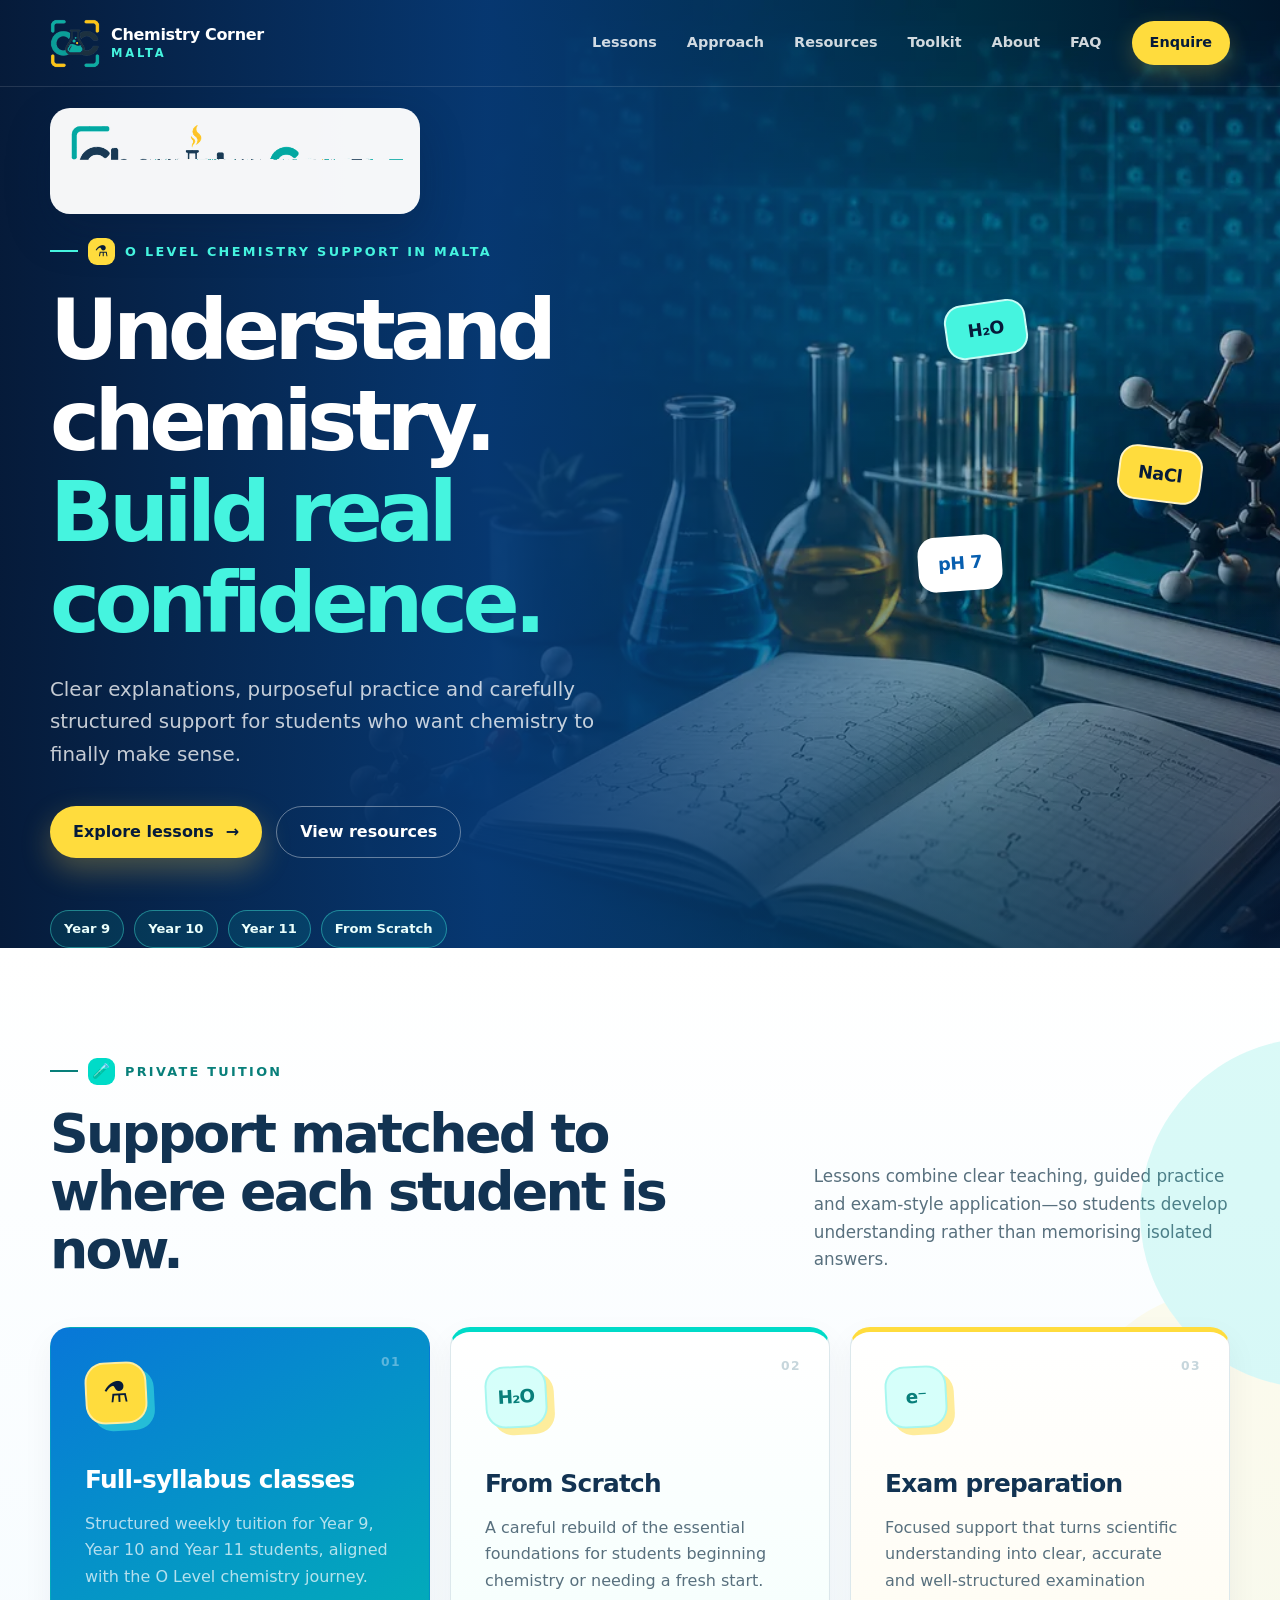
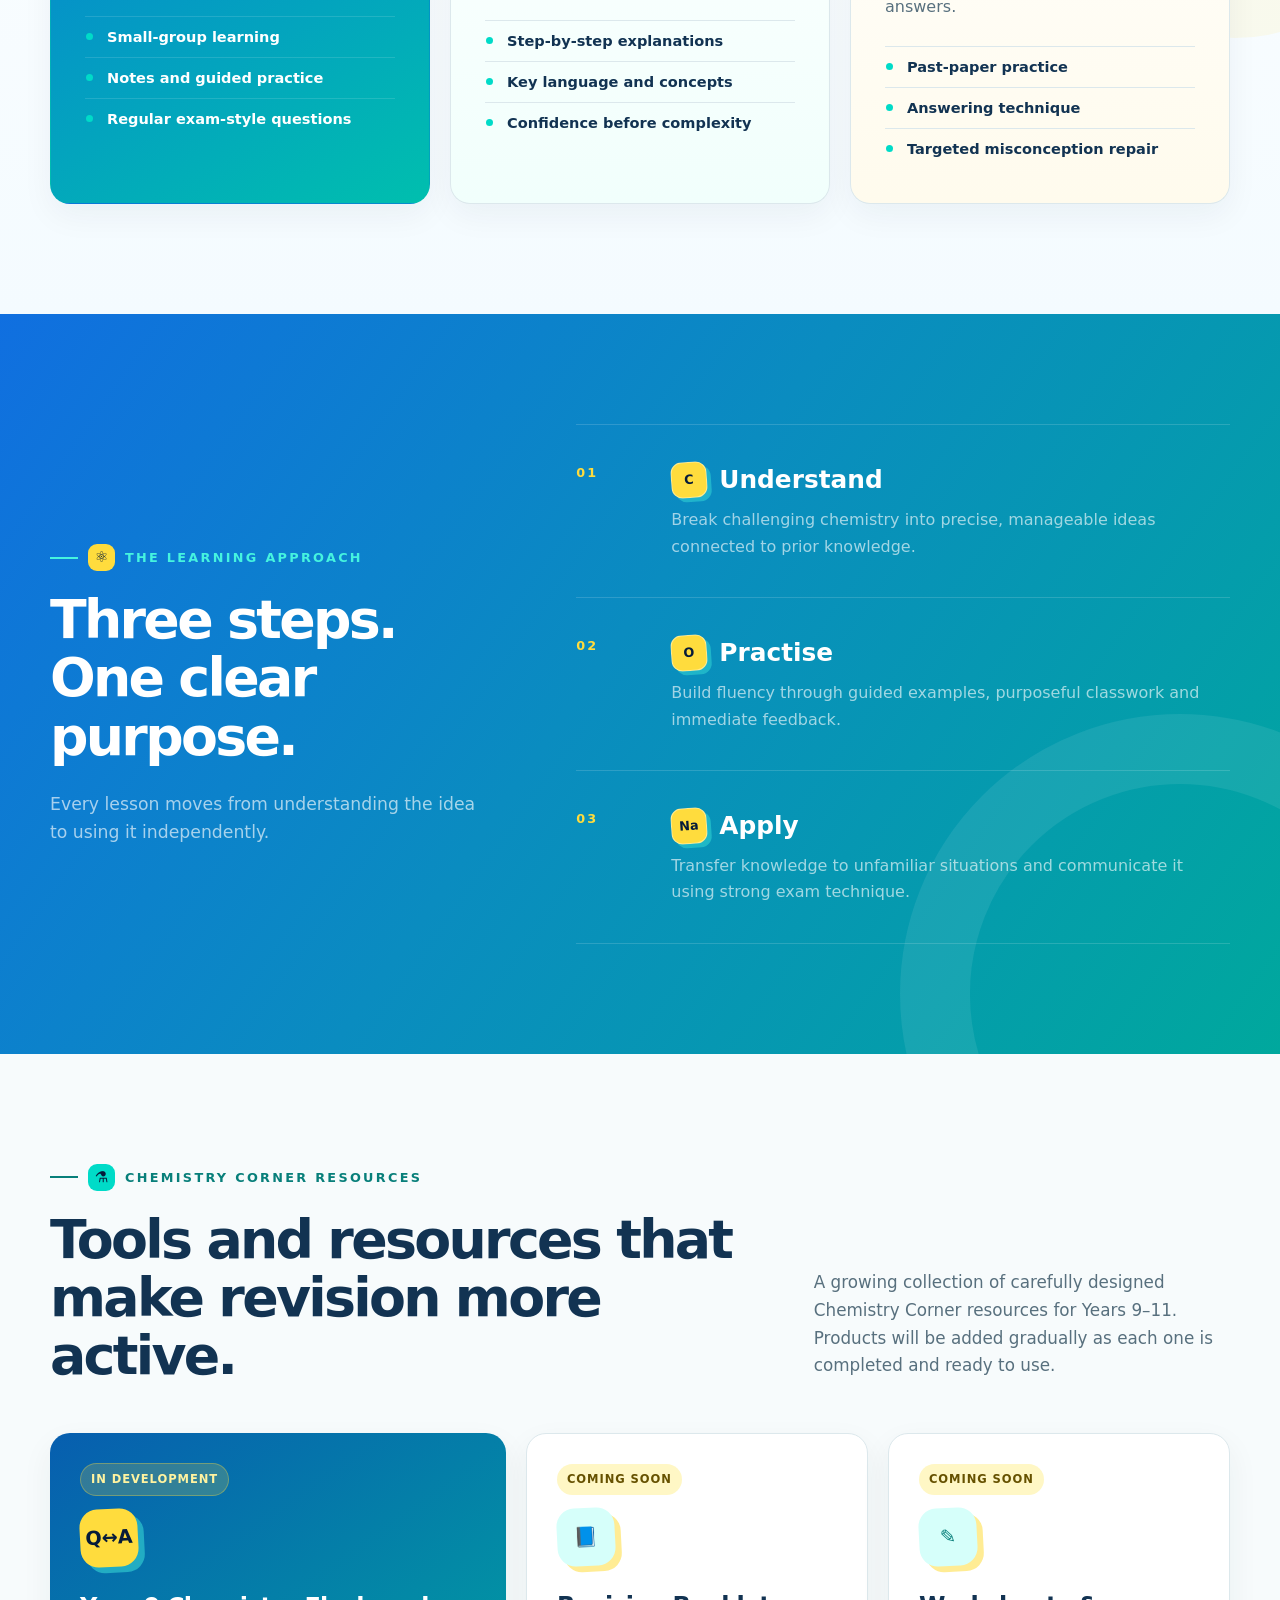
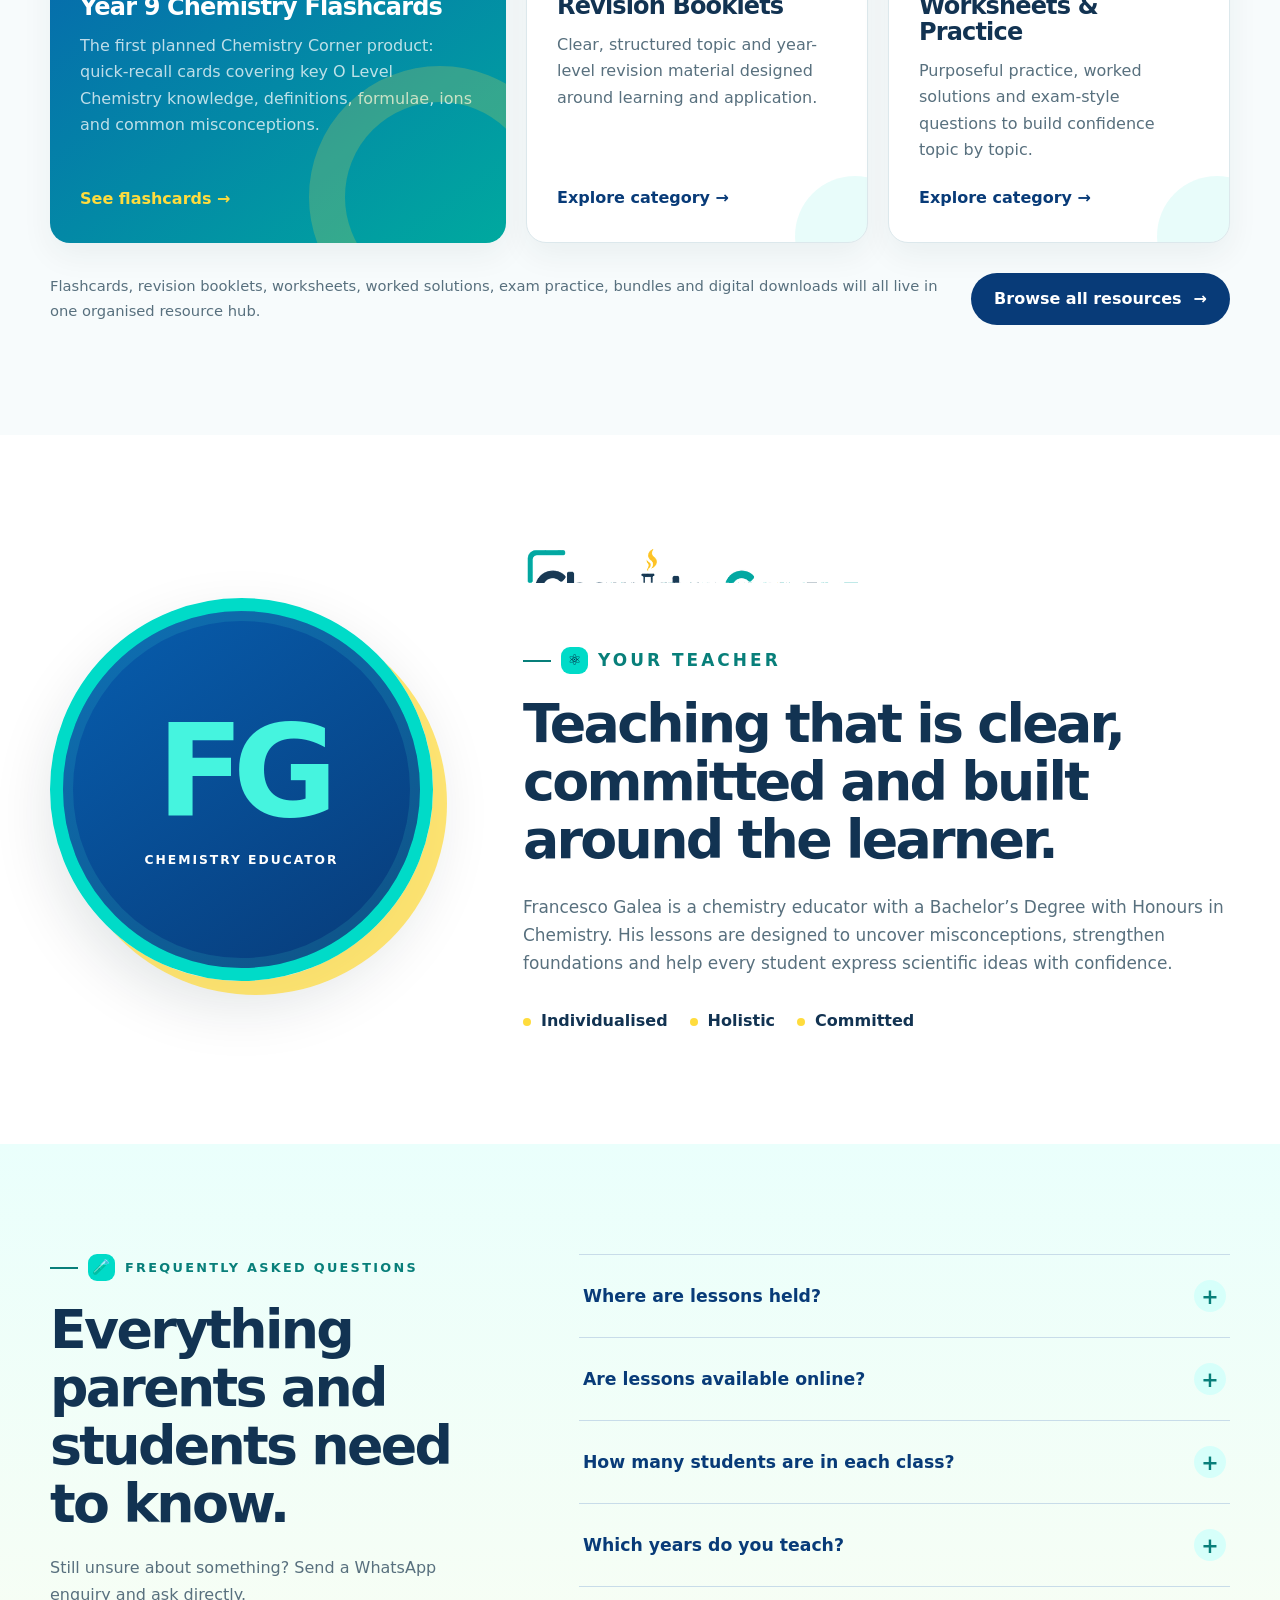
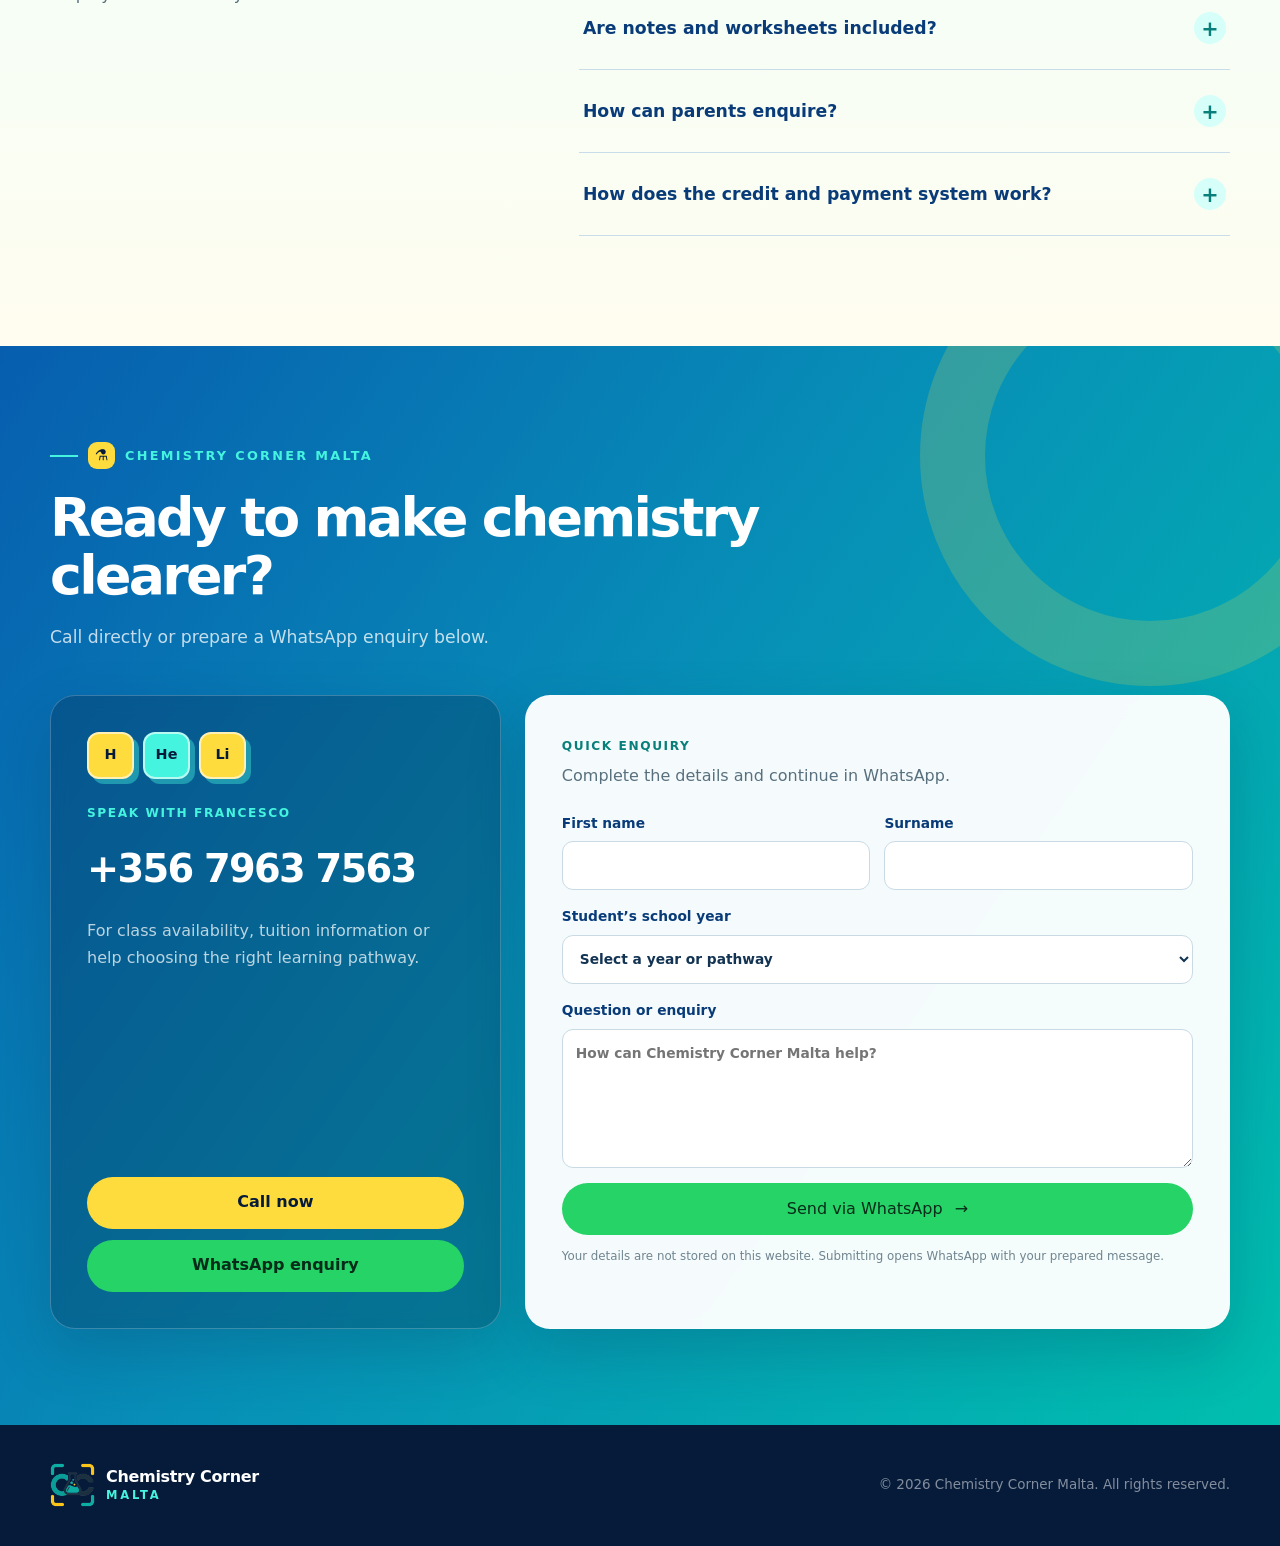
<file: index.html>
<!doctype html>
<html lang="en">
<head>
  <meta charset="utf-8">
  <meta name="viewport" content="width=device-width, initial-scale=1">
  <meta name="description" content="Chemistry Corner Malta offers clear, structured O Level chemistry tuition and carefully designed learning resources for students in Malta.">
  <meta name="theme-color" content="#061b3a">
  <title>Chemistry Corner Malta | O Level Chemistry Tuition</title>
  <link rel="stylesheet" href="styles.css">
  <link rel="stylesheet" href="resources/resources.css">
</head>
<body>
  <a class="skip-link" href="#main">Skip to main content</a>

  <header class="site-header" id="top">
    <div class="container nav-wrap">
      <a class="brand" href="#top" aria-label="Chemistry Corner Malta home">
        <span class="brand-mark" aria-hidden="true">CC</span>
        <span><strong>Chemistry Corner</strong><small>Malta</small></span>
      </a>

      <button class="menu-toggle" type="button" aria-expanded="false" aria-controls="site-nav">
        <span class="sr-only">Open menu</span>
        <span></span><span></span><span></span>
      </button>

      <nav id="site-nav" aria-label="Main navigation">
        <a href="#lessons">Lessons</a>
        <a href="#approach">Approach</a>
        <a href="resources/">Resources</a>
        <a href="toolkit/">Toolkit</a>
        <a href="#about">About</a>
        <a href="#faq">FAQ</a>
        <a class="nav-cta" href="#contact">Enquire</a>
      </nav>
    </div>
  </header>

  <main id="main">
    <section class="hero">
      <img class="hero-image" src="assets/chemistry-hero.webp" alt="Chemistry notebook, molecular models and laboratory glassware on a study desk">
      <div class="hero-overlay"></div>
      <div class="hero-motifs" aria-hidden="true">
        <span class="motif-atom">⚛</span>
        <span class="motif-formula motif-water">H₂O</span>
        <span class="motif-formula motif-salt">NaCl</span>
        <span class="motif-formula motif-ph">pH 7</span>
      </div>
      <div class="container hero-content">
        <img class="hero-brand-logo" src="assets/chemistry-corner-logo.png" alt="Chemistry Corner Malta">
        <p class="eyebrow"><span></span><b aria-hidden="true">⚗</b> O Level chemistry support in Malta</p>
        <h1>Understand chemistry.<br><em>Build real confidence.</em></h1>
        <p class="hero-copy">Clear explanations, purposeful practice and carefully structured support for students who want chemistry to finally make sense.</p>
        <div class="hero-actions">
          <a class="button button-primary" href="#lessons">Explore lessons <span aria-hidden="true">→</span></a>
          <a class="button button-secondary" href="resources/">View resources</a>
        </div>
        <ul class="year-list" aria-label="Courses available">
          <li>Year 9</li><li>Year 10</li><li>Year 11</li><li>From Scratch</li>
        </ul>
      </div>
    </section>

    <section class="section lessons" id="lessons">
      <div class="container">
        <div class="section-heading split-heading">
          <div>
            <p class="eyebrow dark"><span></span><b aria-hidden="true">🧪</b> Private tuition</p>
            <h2>Support matched to where each student is now.</h2>
          </div>
          <p>Lessons combine clear teaching, guided practice and exam-style application—so students develop understanding rather than memorising isolated answers.</p>
        </div>

        <div class="service-grid">
          <article class="service-card featured">
            <div class="card-number">01</div>
            <div class="service-icon" aria-hidden="true">⚗</div>
            <h3>Full-syllabus classes</h3>
            <p>Structured weekly tuition for Year 9, Year 10 and Year 11 students, aligned with the O Level chemistry journey.</p>
            <ul>
              <li>Small-group learning</li>
              <li>Notes and guided practice</li>
              <li>Regular exam-style questions</li>
            </ul>
          </article>

          <article class="service-card">
            <div class="card-number">02</div>
            <div class="service-icon formula-icon" aria-hidden="true">H₂O</div>
            <h3>From Scratch</h3>
            <p>A careful rebuild of the essential foundations for students beginning chemistry or needing a fresh start.</p>
            <ul>
              <li>Step-by-step explanations</li>
              <li>Key language and concepts</li>
              <li>Confidence before complexity</li>
            </ul>
          </article>

          <article class="service-card">
            <div class="card-number">03</div>
            <div class="service-icon formula-icon" aria-hidden="true">e⁻</div>
            <h3>Exam preparation</h3>
            <p>Focused support that turns scientific understanding into clear, accurate and well-structured examination answers.</p>
            <ul>
              <li>Past-paper practice</li>
              <li>Answering technique</li>
              <li>Targeted misconception repair</li>
            </ul>
          </article>
        </div>
      </div>
    </section>

    <section class="section approach" id="approach">
      <div class="container approach-layout">
        <div class="approach-intro">
          <p class="eyebrow light"><span></span><b aria-hidden="true">⚛</b> The learning approach</p>
          <h2>Three steps.<br>One clear purpose.</h2>
          <p>Every lesson moves from understanding the idea to using it independently.</p>
        </div>
        <ol class="steps">
          <li>
            <span class="step-number">01</span>
            <div><h3><span class="step-icon" aria-hidden="true">C</span>Understand</h3><p>Break challenging chemistry into precise, manageable ideas connected to prior knowledge.</p></div>
          </li>
          <li>
            <span class="step-number">02</span>
            <div><h3><span class="step-icon" aria-hidden="true">O</span>Practise</h3><p>Build fluency through guided examples, purposeful classwork and immediate feedback.</p></div>
          </li>
          <li>
            <span class="step-number">03</span>
            <div><h3><span class="step-icon" aria-hidden="true">Na</span>Apply</h3><p>Transfer knowledge to unfamiliar situations and communicate it using strong exam technique.</p></div>
          </li>
        </ol>
      </div>
    </section>

    <section class="section resources" id="resources">
      <div class="container">
        <div class="section-heading split-heading">
          <div>
            <p class="eyebrow dark"><span></span><b aria-hidden="true">⚗</b> Chemistry Corner resources</p>
            <h2>Tools and resources that make revision more active.</h2>
          </div>
          <p>A growing collection of carefully designed Chemistry Corner resources for Years 9–11. Products will be added gradually as each one is completed and ready to use.</p>
        </div>

        <div class="resource-preview-wrap">
          <div class="resource-preview-grid">
            <article class="resource-preview-card featured-resource">
              <span class="resource-status">In development</span>
              <div class="resource-preview-icon" aria-hidden="true">Q↔A</div>
              <h3>Year 9 Chemistry Flashcards</h3>
              <p>The first planned Chemistry Corner product: quick-recall cards covering key O Level Chemistry knowledge, definitions, formulae, ions and common misconceptions.</p>
              <a class="preview-link" href="resources/#flashcards">See flashcards <span aria-hidden="true">→</span></a>
            </article>

            <article class="resource-preview-card">
              <span class="resource-status">Coming soon</span>
              <div class="resource-preview-icon" aria-hidden="true">📘</div>
              <h3>Revision Booklets</h3>
              <p>Clear, structured topic and year-level revision material designed around learning and application.</p>
              <a class="preview-link" href="resources/#revision-booklets">Explore category <span aria-hidden="true">→</span></a>
            </article>

            <article class="resource-preview-card">
              <span class="resource-status">Coming soon</span>
              <div class="resource-preview-icon" aria-hidden="true">✎</div>
              <h3>Worksheets & Practice</h3>
              <p>Purposeful practice, worked solutions and exam-style questions to build confidence topic by topic.</p>
              <a class="preview-link" href="resources/#worksheets">Explore category <span aria-hidden="true">→</span></a>
            </article>
          </div>

          <div class="resource-preview-actions">
            <p>Flashcards, revision booklets, worksheets, worked solutions, exam practice, bundles and digital downloads will all live in one organised resource hub.</p>
            <a class="button resource-browse-button" href="resources/">Browse all resources <span aria-hidden="true">→</span></a>
          </div>
        </div>
      </div>
    </section>

    <section class="section about" id="about">
      <div class="container about-layout">
        <div class="about-monogram" aria-hidden="true"><span>FG</span><small>Chemistry educator</small></div>
        <div class="about-copy">
          <p class="eyebrow dark"><span></span><b aria-hidden="true">⚛</b> Your teacher</p>
          <h2>Teaching that is clear, committed and built around the learner.</h2>
          <p>Francesco Galea is a chemistry educator with a Bachelor’s Degree with Honours in Chemistry. His lessons are designed to uncover misconceptions, strengthen foundations and help every student express scientific ideas with confidence.</p>
          <div class="values">
            <span>Individualised</span><span>Holistic</span><span>Committed</span>
          </div>
        </div>
      </div>
    </section>

    <section class="section faq" id="faq">
      <div class="container faq-layout">
        <div class="faq-heading">
          <p class="eyebrow dark"><span></span><b aria-hidden="true">🧪</b> Frequently asked questions</p>
          <h2>Everything parents and students need to know.</h2>
          <p>Still unsure about something? Send a WhatsApp enquiry and ask directly.</p>
        </div>
        <div class="faq-list">
          <details>
            <summary>Where are lessons held?<span aria-hidden="true">+</span></summary>
            <p>In-person lessons are held at Mathematics &amp; Beyond, 214 Triq id-Duluri, Tal-Pietà, Malta. The exact room is confirmed with the class information.</p>
          </details>
          <details>
            <summary>Are lessons available online?<span aria-hidden="true">+</span></summary>
            <p>Some sessions may be offered online depending on the class and arrangement. Send an enquiry to check the options currently available.</p>
          </details>
          <details>
            <summary>How many students are in each class?<span aria-hidden="true">+</span></summary>
            <p>Classes are intentionally kept small—generally up to five students—so explanations, feedback and practice can remain focused.</p>
          </details>
          <details>
            <summary>Which years do you teach?<span aria-hidden="true">+</span></summary>
            <p>Support is available for Year 9, Year 10 and Year 11 O Level chemistry students, including a From Scratch pathway for students rebuilding their foundations.</p>
          </details>
          <details>
            <summary>Are notes and worksheets included?<span aria-hidden="true">+</span></summary>
            <p>Yes. Relevant notes, worksheets, guided practice and exam-style questions are provided as part of the learning programme.</p>
          </details>
          <details>
            <summary>How can parents enquire?<span aria-hidden="true">+</span></summary>
            <p>Parents can call or send a WhatsApp message to +356 7963 7563. The enquiry form below prepares the WhatsApp message automatically.</p>
          </details>
          <details>
            <summary>How does the credit and payment system work?<span aria-hidden="true">+</span></summary>
            <p>Lessons operate using prepaid credit. Families top up the student’s account, and the lesson cost is deducted after each session. Credit can be topped up through Revolut or by cash, as arranged.</p>
          </details>
        </div>
      </div>
    </section>

    <section class="contact" id="contact">
      <div class="container">
        <div class="contact-heading">
          <p class="eyebrow light"><span></span><b aria-hidden="true">⚗</b> Chemistry Corner Malta</p>
          <h2>Ready to make chemistry clearer?</h2>
          <p>Call directly or prepare a WhatsApp enquiry below.</p>
        </div>

        <div class="contact-grid">
          <aside class="contact-card">
            <div class="contact-chemistry" aria-hidden="true"><span>H</span><span>He</span><span>Li</span></div>
            <span class="contact-label">Speak with Francesco</span>
            <a class="phone-number" href="tel:+35679637563">+356 7963 7563</a>
            <p>For class availability, tuition information or help choosing the right learning pathway.</p>
            <div class="contact-actions">
              <a class="button button-call" href="tel:+35679637563">Call now</a>
              <a class="button button-whatsapp" href="https://wa.me/35679637563?text=Hello%20Chemistry%20Corner%20Malta%2C%20I%20would%20like%20to%20make%20an%20enquiry." target="_blank" rel="noopener">WhatsApp enquiry</a>
            </div>
          </aside>

          <form class="enquiry-form" id="enquiry-form">
            <div class="form-title">
              <span>Quick enquiry</span>
              <p>Complete the details and continue in WhatsApp.</p>
            </div>
            <div class="form-row">
              <label>First name
                <input type="text" name="firstName" autocomplete="given-name" required>
              </label>
              <label>Surname
                <input type="text" name="surname" autocomplete="family-name" required>
              </label>
            </div>
            <label>Student’s school year
              <select name="schoolYear" required>
                <option value="" selected disabled>Select a year or pathway</option>
                <option>Year 9</option>
                <option>Year 10</option>
                <option>Year 11</option>
                <option>From Scratch</option>
                <option>General enquiry</option>
              </select>
            </label>
            <label>Question or enquiry
              <textarea name="question" rows="5" maxlength="800" placeholder="How can Chemistry Corner Malta help?" required></textarea>
            </label>
            <button class="button form-submit" type="submit">Send via WhatsApp <span aria-hidden="true">→</span></button>
            <p class="privacy-note">Your details are not stored on this website. Submitting opens WhatsApp with your prepared message.</p>
            <p class="form-status" id="form-status" aria-live="polite"></p>
          </form>
        </div>
      </div>
    </section>
  </main>

  <footer>
    <div class="container footer-inner">
      <a class="brand footer-brand" href="#top">
        <span class="brand-mark" aria-hidden="true">CC</span>
        <span><strong>Chemistry Corner</strong><small>Malta</small></span>
      </a>
      <p>© <span id="year">2026</span> Chemistry Corner Malta. All rights reserved.</p>
    </div>
  </footer>

  <script src="script.js"></script>
</body>
</html>
</file>
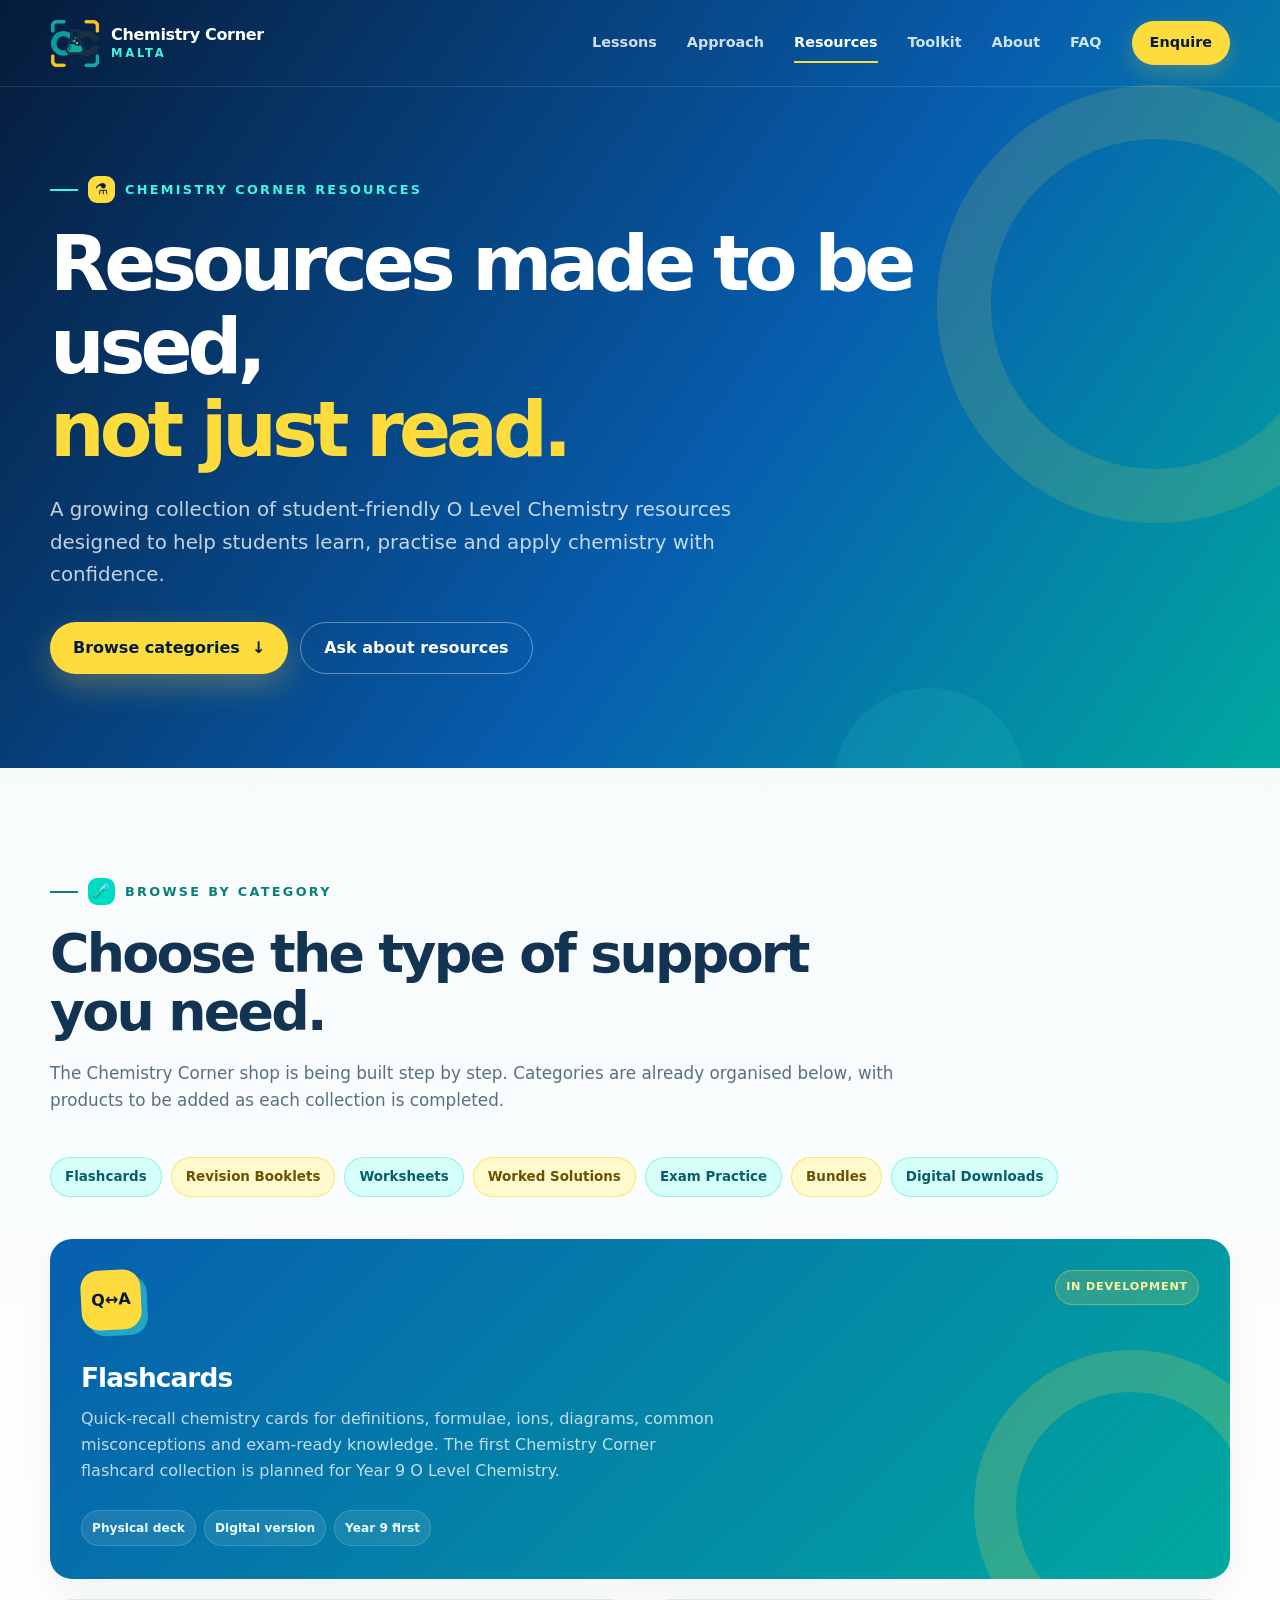
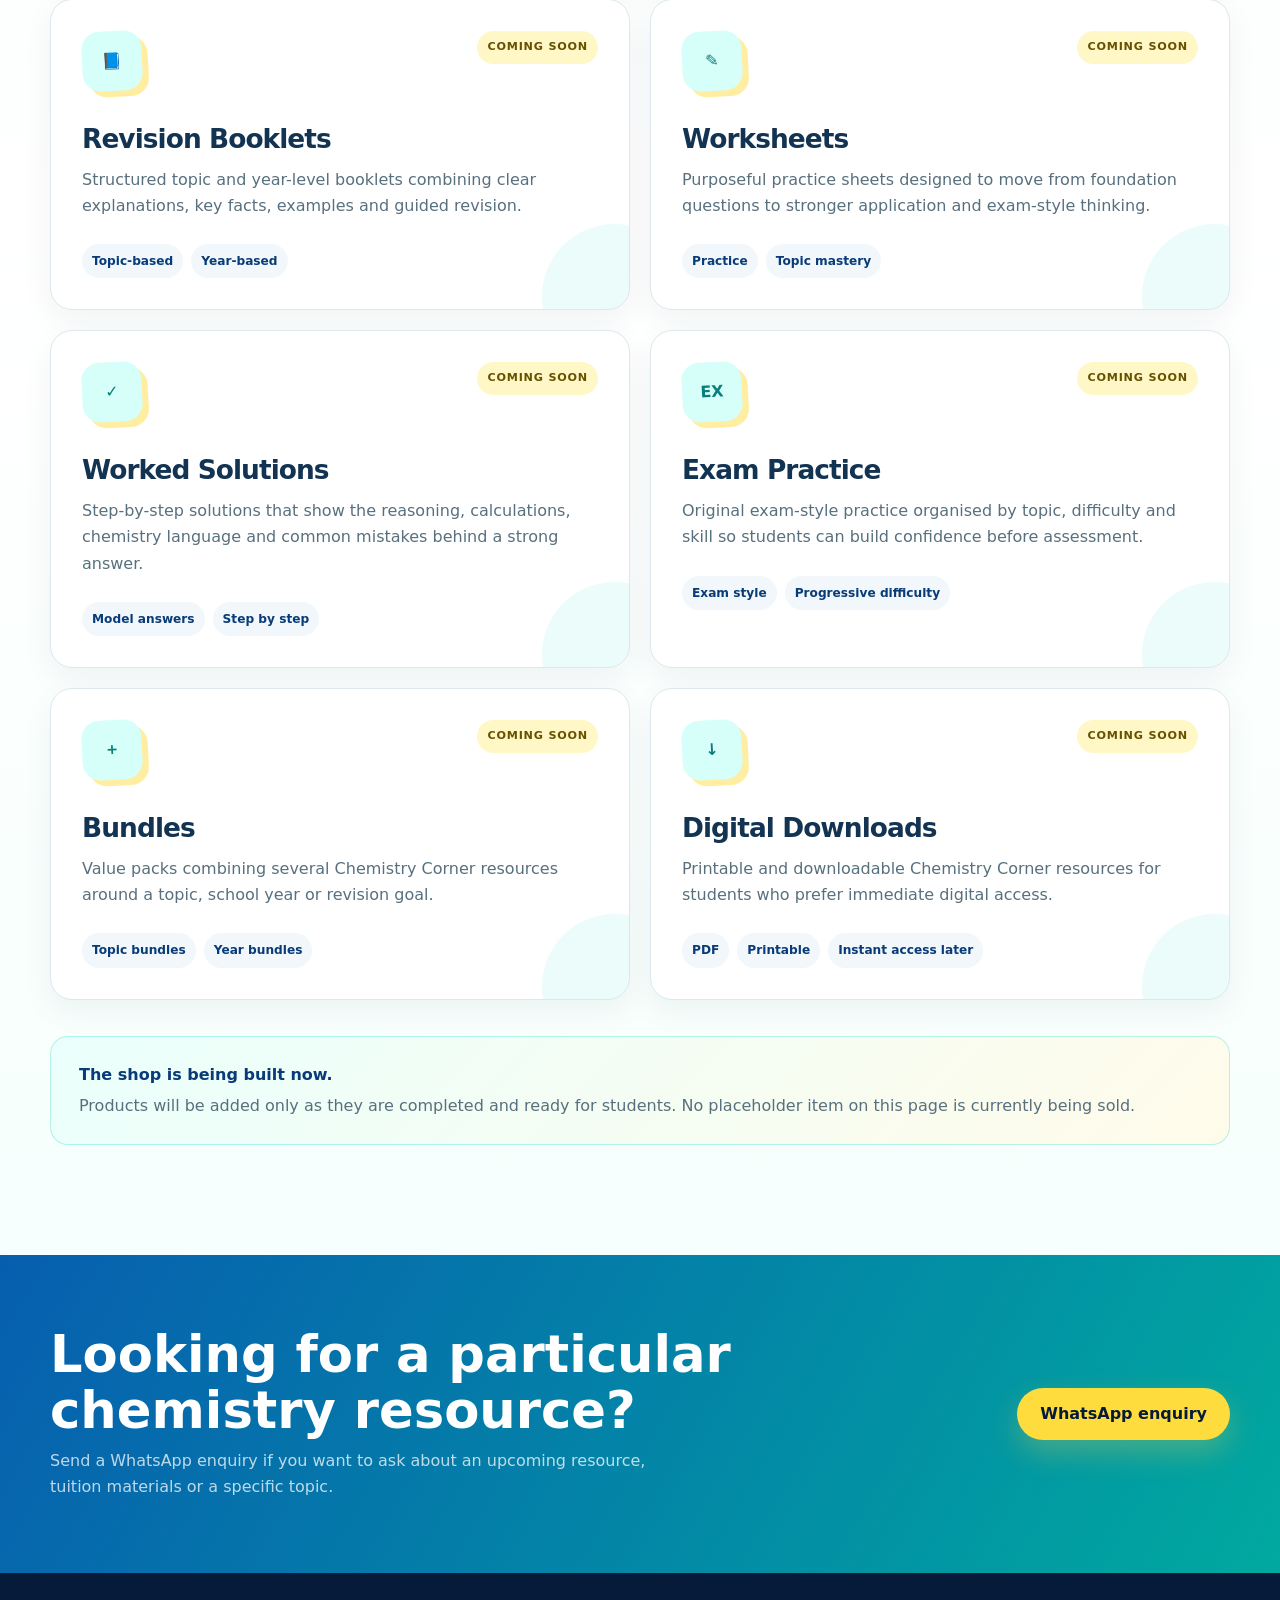
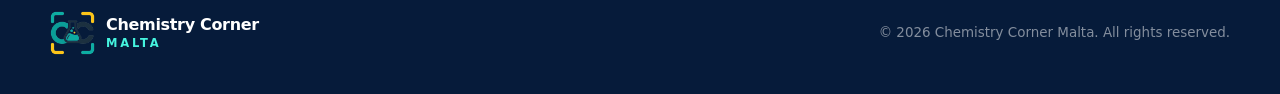
<file: resources/index.html>
<!doctype html>
<html lang="en">
<head>
  <meta charset="utf-8">
  <meta name="viewport" content="width=device-width, initial-scale=1">
  <meta name="description" content="Browse Chemistry Corner Malta learning resources for O Level Chemistry, including flashcards, revision booklets, worksheets, worked solutions, exam practice, bundles and digital downloads.">
  <meta name="theme-color" content="#061b3a">
  <title>Resources | Chemistry Corner Malta</title>
  <link rel="stylesheet" href="../styles.css">
  <link rel="stylesheet" href="resources.css">
</head>
<body>
  <a class="skip-link" href="#main">Skip to main content</a>

  <header class="site-header" id="top">
    <div class="container nav-wrap">
      <a class="brand" href="../" aria-label="Chemistry Corner Malta home">
        <span class="brand-mark" aria-hidden="true">CC</span>
        <span><strong>Chemistry Corner</strong><small>Malta</small></span>
      </a>

      <button class="menu-toggle" type="button" aria-expanded="false" aria-controls="site-nav">
        <span class="sr-only">Open menu</span>
        <span></span><span></span><span></span>
      </button>

      <nav id="site-nav" aria-label="Main navigation">
        <a href="../#lessons">Lessons</a>
        <a href="../#approach">Approach</a>
        <a class="nav-current" href="./" aria-current="page">Resources</a>
        <a href="../toolkit/">Toolkit</a>
        <a href="../#about">About</a>
        <a href="../#faq">FAQ</a>
        <a class="nav-cta" href="../#contact">Enquire</a>
      </nav>
    </div>
  </header>

  <main id="main">
    <section class="resource-page-hero">
      <div class="container">
        <p class="eyebrow"><span></span><b aria-hidden="true">⚗</b> Chemistry Corner resources</p>
        <h1>Resources made to be used,<br><em>not just read.</em></h1>
        <p class="hero-copy">A growing collection of student-friendly O Level Chemistry resources designed to help students learn, practise and apply chemistry with confidence.</p>
        <div class="resource-page-actions">
          <a class="button button-primary" href="#categories">Browse categories <span aria-hidden="true">↓</span></a>
          <a class="button button-secondary" href="../#contact">Ask about resources</a>
        </div>
      </div>
    </section>

    <section class="section resource-page-main" id="categories">
      <div class="container">
        <div class="resource-page-intro">
          <p class="eyebrow dark"><span></span><b aria-hidden="true">🧪</b> Browse by category</p>
          <h2>Choose the type of support you need.</h2>
          <p>The Chemistry Corner shop is being built step by step. Categories are already organised below, with products to be added as each collection is completed.</p>
        </div>

        <nav class="category-jump-list" aria-label="Resource categories">
          <a href="#flashcards">Flashcards</a>
          <a href="#revision-booklets">Revision Booklets</a>
          <a href="#worksheets">Worksheets</a>
          <a href="#worked-solutions">Worked Solutions</a>
          <a href="#exam-practice">Exam Practice</a>
          <a href="#bundles">Bundles</a>
          <a href="#digital-downloads">Digital Downloads</a>
        </nav>

        <div class="resource-category-grid">
          <article class="resource-category-card featured-category" id="flashcards">
            <div class="category-card-top">
              <div class="category-symbol" aria-hidden="true">Q↔A</div>
              <span class="category-badge">In development</span>
            </div>
            <h3>Flashcards</h3>
            <p>Quick-recall chemistry cards for definitions, formulae, ions, diagrams, common misconceptions and exam-ready knowledge. The first Chemistry Corner flashcard collection is planned for Year 9 O Level Chemistry.</p>
            <div class="category-meta" aria-label="Flashcard formats">
              <span>Physical deck</span>
              <span>Digital version</span>
              <span>Year 9 first</span>
            </div>
          </article>

          <article class="resource-category-card" id="revision-booklets">
            <div class="category-card-top">
              <div class="category-symbol" aria-hidden="true">📘</div>
              <span class="category-badge">Coming soon</span>
            </div>
            <h3>Revision Booklets</h3>
            <p>Structured topic and year-level booklets combining clear explanations, key facts, examples and guided revision.</p>
            <div class="category-meta"><span>Topic-based</span><span>Year-based</span></div>
          </article>

          <article class="resource-category-card" id="worksheets">
            <div class="category-card-top">
              <div class="category-symbol" aria-hidden="true">✎</div>
              <span class="category-badge">Coming soon</span>
            </div>
            <h3>Worksheets</h3>
            <p>Purposeful practice sheets designed to move from foundation questions to stronger application and exam-style thinking.</p>
            <div class="category-meta"><span>Practice</span><span>Topic mastery</span></div>
          </article>

          <article class="resource-category-card" id="worked-solutions">
            <div class="category-card-top">
              <div class="category-symbol" aria-hidden="true">✓</div>
              <span class="category-badge">Coming soon</span>
            </div>
            <h3>Worked Solutions</h3>
            <p>Step-by-step solutions that show the reasoning, calculations, chemistry language and common mistakes behind a strong answer.</p>
            <div class="category-meta"><span>Model answers</span><span>Step by step</span></div>
          </article>

          <article class="resource-category-card" id="exam-practice">
            <div class="category-card-top">
              <div class="category-symbol" aria-hidden="true">EX</div>
              <span class="category-badge">Coming soon</span>
            </div>
            <h3>Exam Practice</h3>
            <p>Original exam-style practice organised by topic, difficulty and skill so students can build confidence before assessment.</p>
            <div class="category-meta"><span>Exam style</span><span>Progressive difficulty</span></div>
          </article>

          <article class="resource-category-card" id="bundles">
            <div class="category-card-top">
              <div class="category-symbol" aria-hidden="true">＋</div>
              <span class="category-badge">Coming soon</span>
            </div>
            <h3>Bundles</h3>
            <p>Value packs combining several Chemistry Corner resources around a topic, school year or revision goal.</p>
            <div class="category-meta"><span>Topic bundles</span><span>Year bundles</span></div>
          </article>

          <article class="resource-category-card" id="digital-downloads">
            <div class="category-card-top">
              <div class="category-symbol" aria-hidden="true">↓</div>
              <span class="category-badge">Coming soon</span>
            </div>
            <h3>Digital Downloads</h3>
            <p>Printable and downloadable Chemistry Corner resources for students who prefer immediate digital access.</p>
            <div class="category-meta"><span>PDF</span><span>Printable</span><span>Instant access later</span></div>
          </article>
        </div>

        <div class="resource-coming-note">
          <strong>The shop is being built now.</strong>
          <p>Products will be added only as they are completed and ready for students. No placeholder item on this page is currently being sold.</p>
        </div>
      </div>
    </section>

    <section class="resources-contact-strip">
      <div class="container">
        <div>
          <h2>Looking for a particular chemistry resource?</h2>
          <p>Send a WhatsApp enquiry if you want to ask about an upcoming resource, tuition materials or a specific topic.</p>
        </div>
        <a class="button button-primary" href="https://wa.me/35679637563?text=Hello%20Chemistry%20Corner%20Malta%2C%20I%20would%20like%20to%20ask%20about%20your%20resources." target="_blank" rel="noopener">WhatsApp enquiry</a>
      </div>
    </section>
  </main>

  <footer>
    <div class="container footer-inner">
      <a class="brand footer-brand" href="../">
        <span class="brand-mark" aria-hidden="true">CC</span>
        <span><strong>Chemistry Corner</strong><small>Malta</small></span>
      </a>
      <p>© <span id="year">2026</span> Chemistry Corner Malta. All rights reserved.</p>
    </div>
  </footer>

  <script src="../script.js"></script>
</body>
</html>
</file>
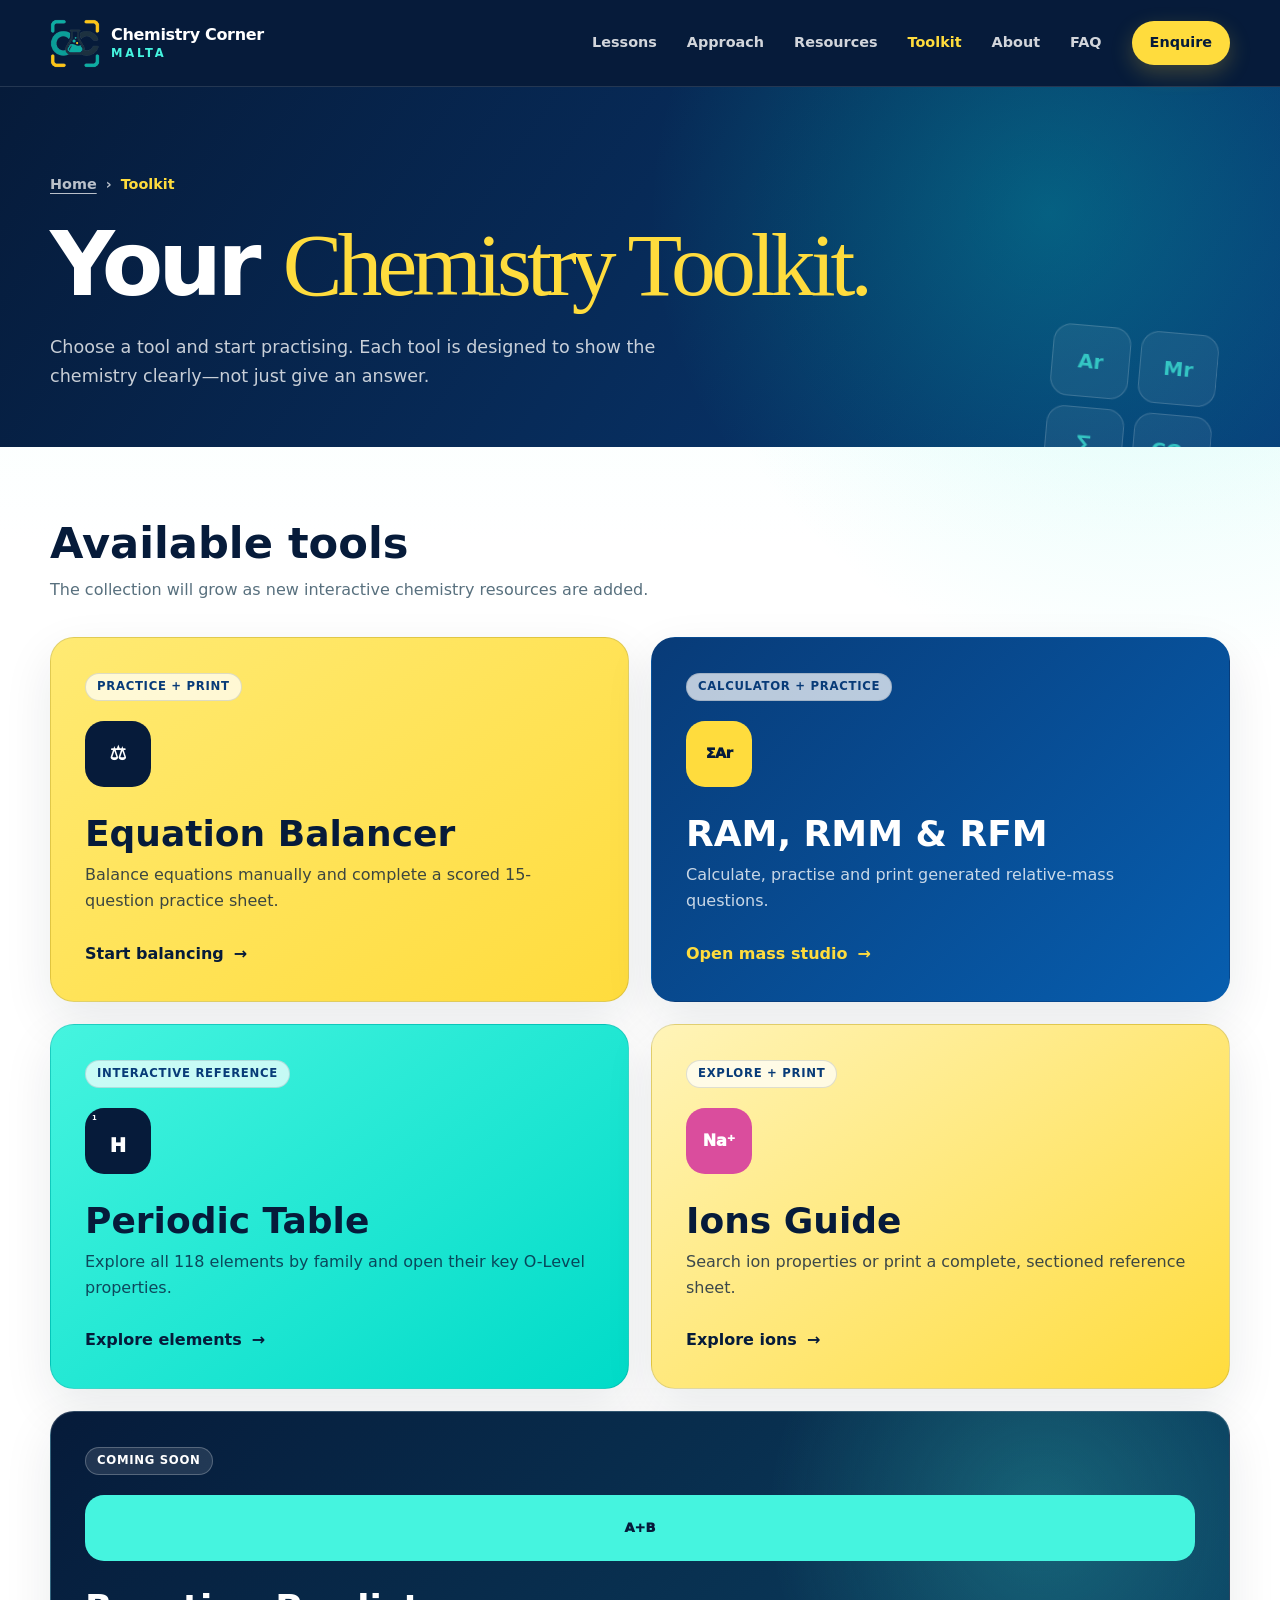
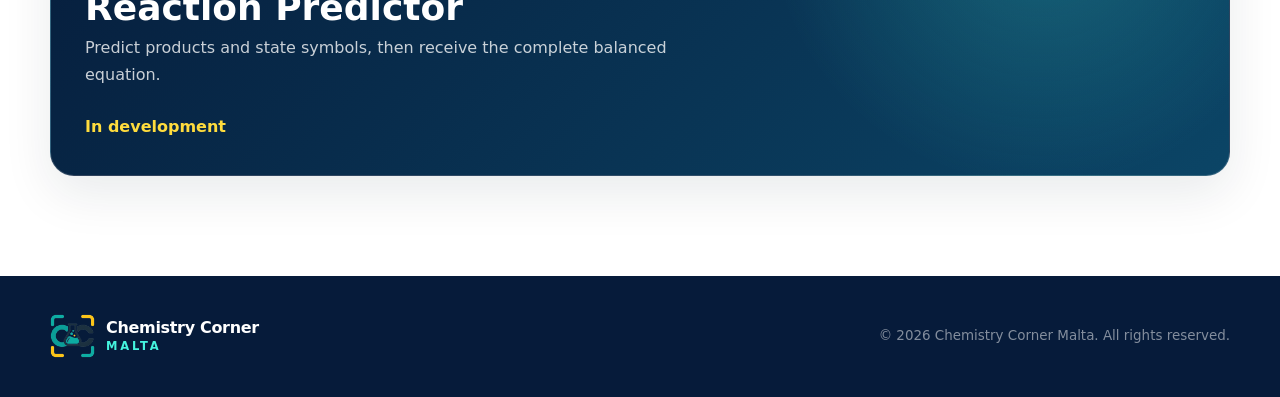
<file: toolkit/index.html>
<!doctype html>
<html lang="en">
<head>
  <meta charset="utf-8">
  <meta name="viewport" content="width=device-width, initial-scale=1">
  <meta name="description" content="Free student-friendly chemistry practice tools, calculators, an interactive periodic table and an ions guide from Chemistry Corner Malta.">
  <meta name="theme-color" content="#061b3a">
  <title>Chemistry Toolkit | Chemistry Corner Malta</title>
  <link rel="stylesheet" href="../styles.css">
  <link rel="stylesheet" href="toolkit.css">
</head>
<body class="tool-page">
  <a class="skip-link" href="#main">Skip to main content</a>
  <header class="site-header" id="top">
    <div class="container nav-wrap">
      <a class="brand" href="../" aria-label="Chemistry Corner Malta home">
        <span class="brand-mark" aria-hidden="true">CC</span>
        <span><strong>Chemistry Corner</strong><small>Malta</small></span>
      </a>
      <button class="menu-toggle" type="button" aria-expanded="false" aria-controls="site-nav">
        <span class="sr-only">Open menu</span><span></span><span></span><span></span>
      </button>
      <nav id="site-nav" aria-label="Main navigation">
        <a href="../#lessons">Lessons</a>
        <a href="../#approach">Approach</a>
        <a href="../#resources">Resources</a>
        <a href="./" aria-current="page">Toolkit</a>
        <a href="../#about">About</a>
        <a href="../#faq">FAQ</a>
        <a class="nav-cta" href="../#contact">Enquire</a>
      </nav>
    </div>
  </header>

  <main class="subpage-main" id="main">
    <section class="toolkit-hero">
      <div class="container">
        <p class="breadcrumbs"><a href="../">Home</a><span aria-hidden="true">›</span><strong>Toolkit</strong></p>
        <h1>Your <em>Chemistry Toolkit.</em></h1>
        <p class="toolkit-hero-copy">Choose a tool and start practising. Each tool is designed to show the chemistry clearly—not just give an answer.</p>
        <div class="toolkit-symbols" aria-hidden="true"><span>Ar</span><span>Mr</span><span>∑</span><span>CO₂</span></div>
      </div>
    </section>

    <section class="toolkit-directory">
      <div class="container">
        <div class="directory-intro">
          <h2>Available tools</h2>
          <p>The collection will grow as new interactive chemistry resources are added.</p>
        </div>
        <div class="tool-grid">
          <a class="tool-card equation-card" href="equation-balancer/">
            <div>
              <span class="tool-status">Practice + Print</span>
              <span class="tool-card-icon" aria-hidden="true">⚖</span>
              <h2>Equation Balancer</h2>
              <p>Balance equations manually and complete a scored 15-question practice sheet.</p>
            </div>
            <span class="tool-card-action">Start balancing <span aria-hidden="true">→</span></span>
          </a>
          <a class="tool-card primary" href="mass-calculator/">
            <div>
              <span class="tool-status">Calculator + Practice</span>
              <span class="tool-card-icon mass-icon" aria-hidden="true">ΣAr</span>
              <h2>RAM, RMM &amp; RFM</h2>
              <p>Calculate, practise and print generated relative-mass questions.</p>
            </div>
            <span class="tool-card-action">Open mass studio <span aria-hidden="true">→</span></span>
          </a>
          <a class="tool-card periodic-card" href="periodic-table/">
            <div>
              <span class="tool-status">Interactive reference</span>
              <span class="tool-card-icon element-icon" aria-hidden="true"><small>1</small>H</span>
              <h2>Periodic Table</h2>
              <p>Explore all 118 elements by family and open their key O-Level properties.</p>
            </div>
            <span class="tool-card-action">Explore elements <span aria-hidden="true">→</span></span>
          </a>
          <a class="tool-card ions-card" href="ions/">
            <div>
              <span class="tool-status">Explore + Print</span>
              <span class="tool-card-icon" aria-hidden="true">Na⁺</span>
              <h2>Ions Guide</h2>
              <p>Search ion properties or print a complete, sectioned reference sheet.</p>
            </div>
            <span class="tool-card-action">Explore ions <span aria-hidden="true">→</span></span>
          </a>
          <article class="tool-card reaction-card coming-soon-card">
            <div>
              <span class="tool-status">Coming soon</span>
              <span class="tool-card-icon" aria-hidden="true">A+B</span>
              <h2>Reaction Predictor</h2>
              <p>Predict products and state symbols, then receive the complete balanced equation.</p>
            </div>
            <span class="tool-card-action">In development</span>
          </article>
        </div>
      </div>
    </section>
  </main>

  <footer>
    <div class="container footer-inner">
      <a class="brand footer-brand" href="../">
        <span class="brand-mark" aria-hidden="true">CC</span>
        <span><strong>Chemistry Corner</strong><small>Malta</small></span>
      </a>
      <p>© <span id="year">2026</span> Chemistry Corner Malta. All rights reserved.</p>
    </div>
  </footer>
  <script src="../script.js"></script>
</body>
</html>
</file>
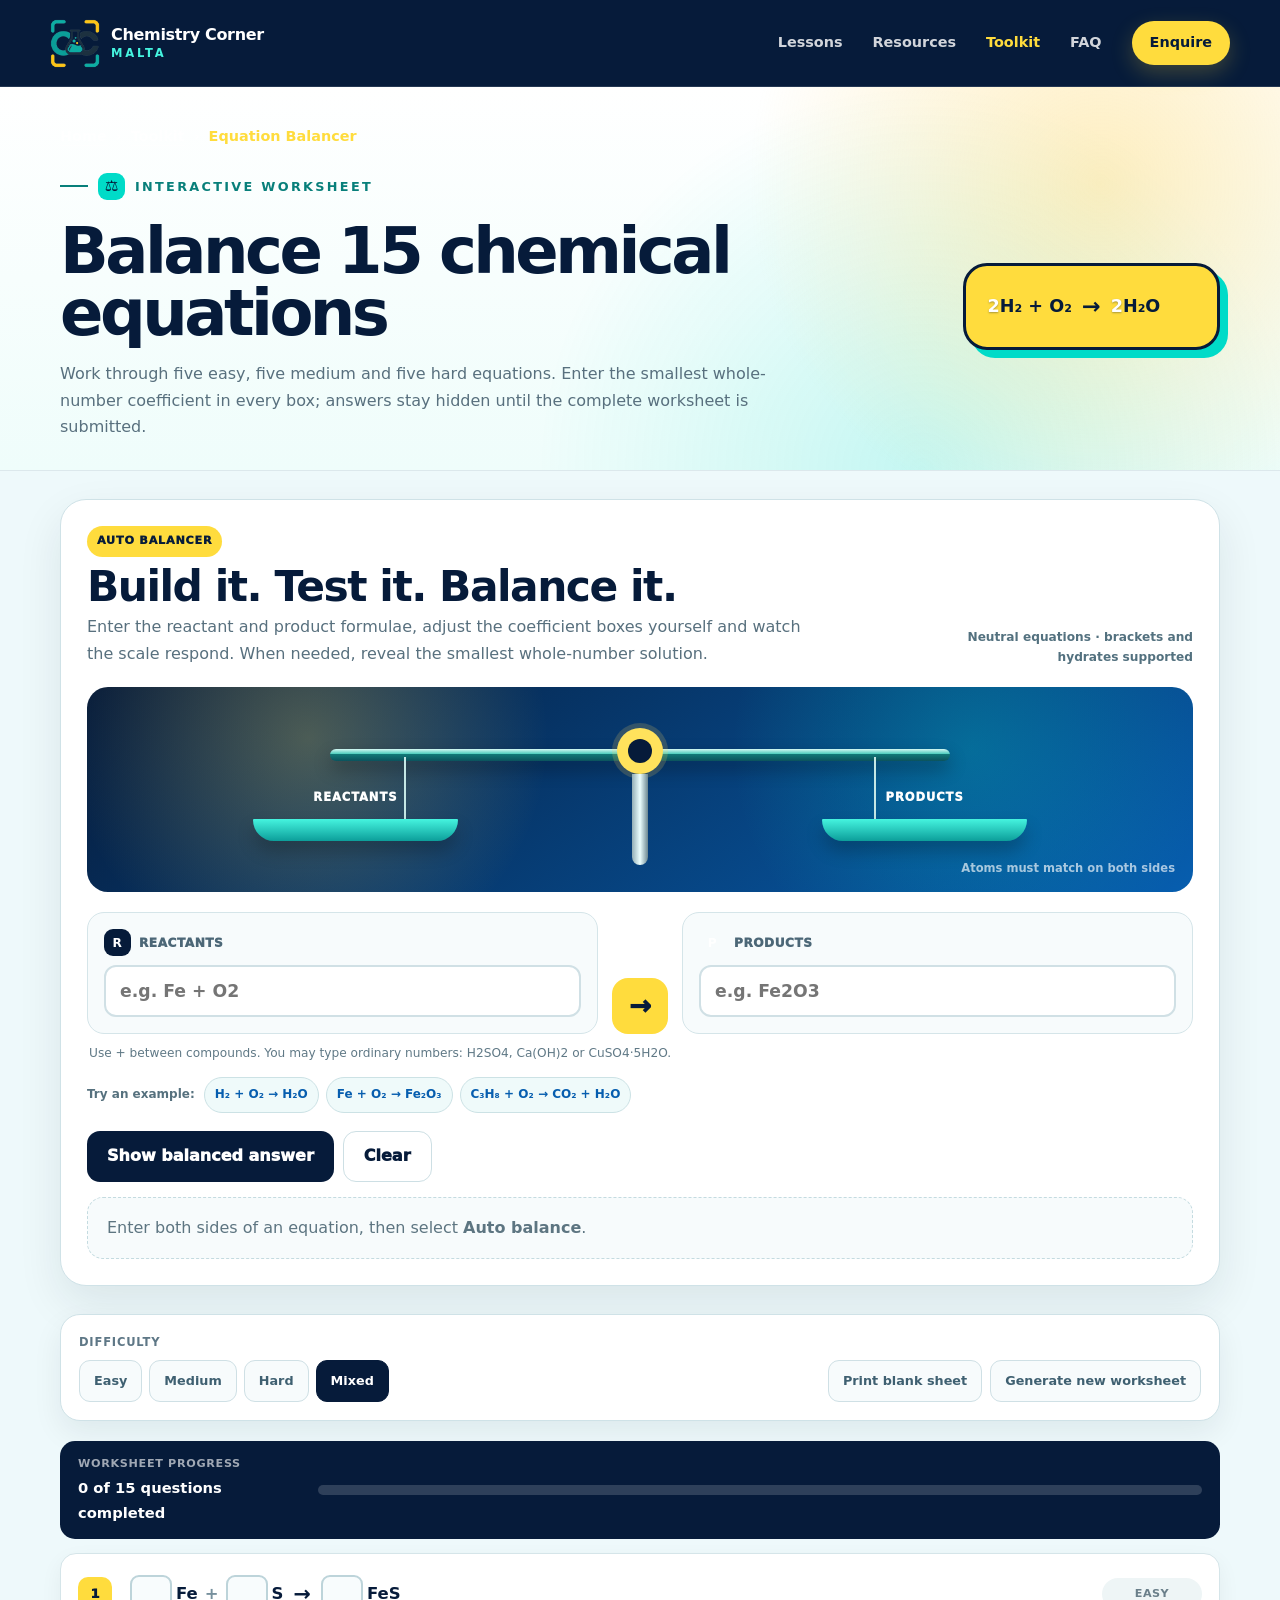
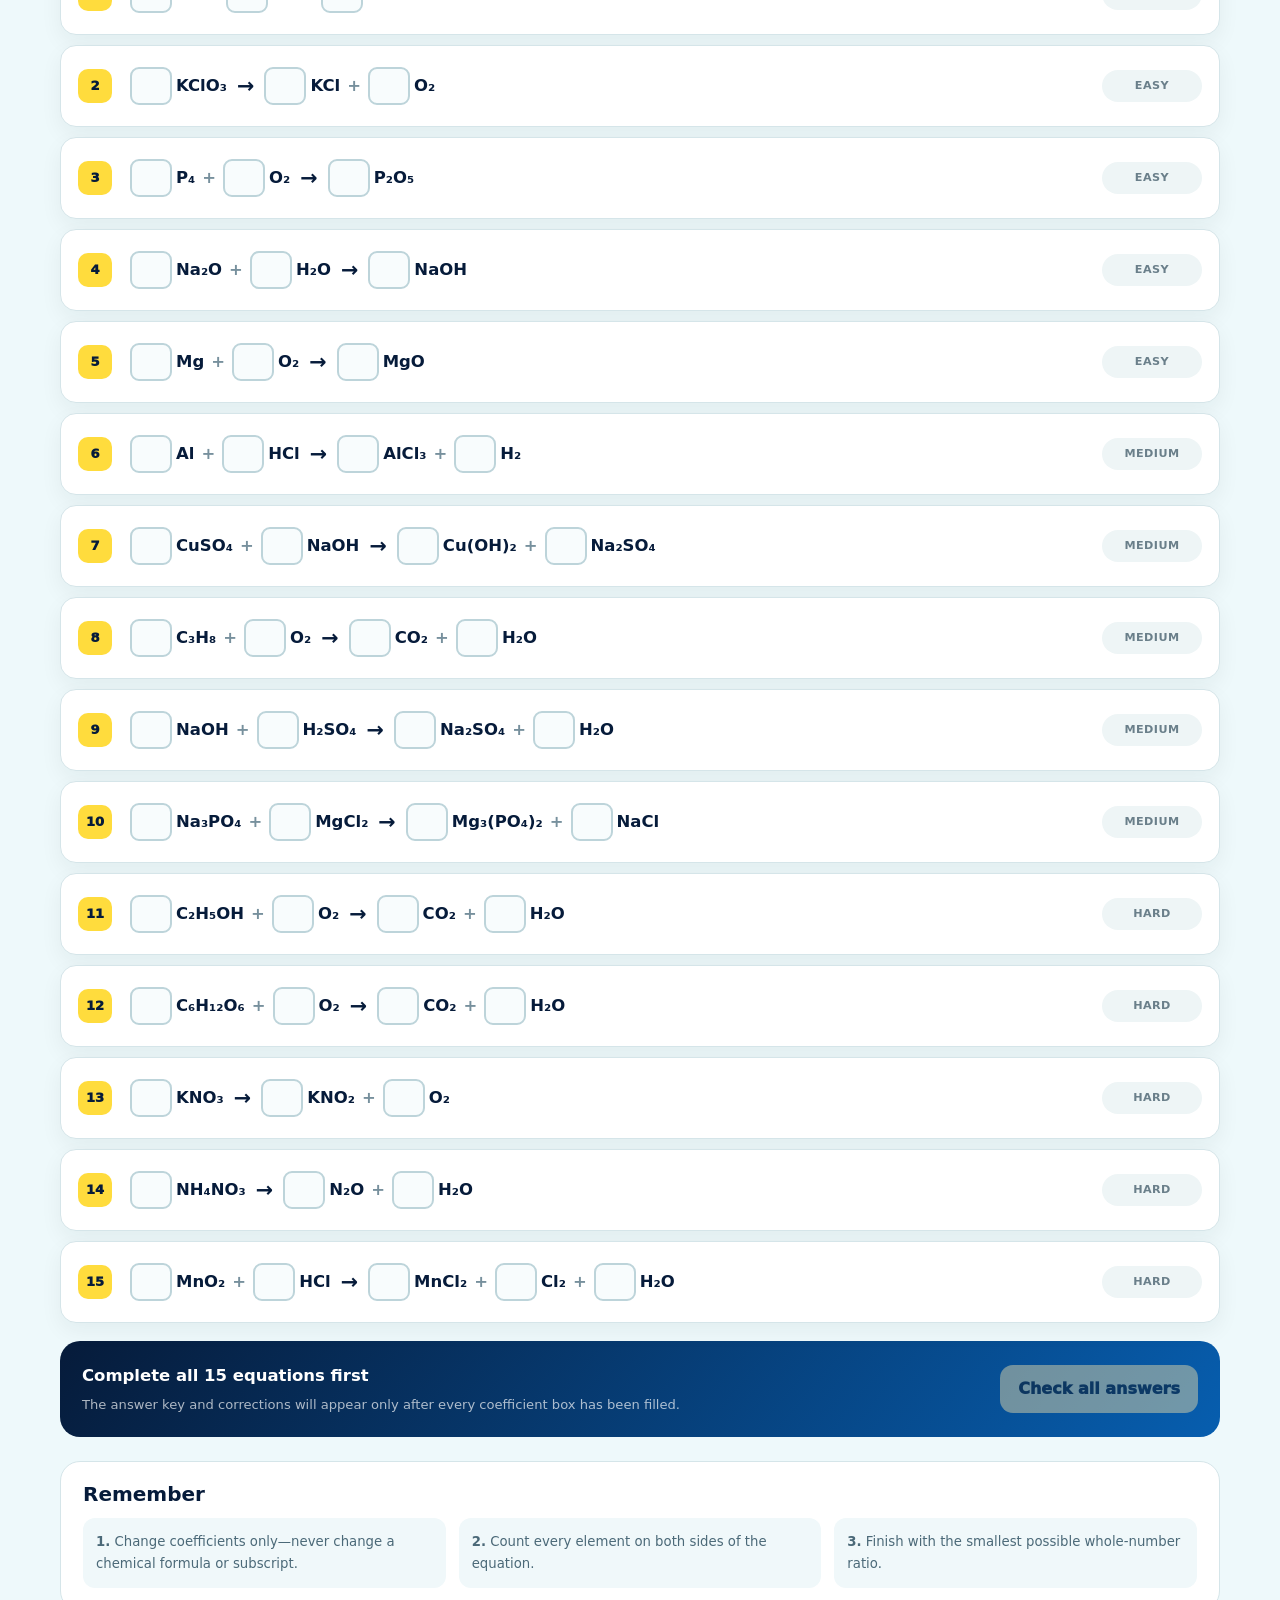
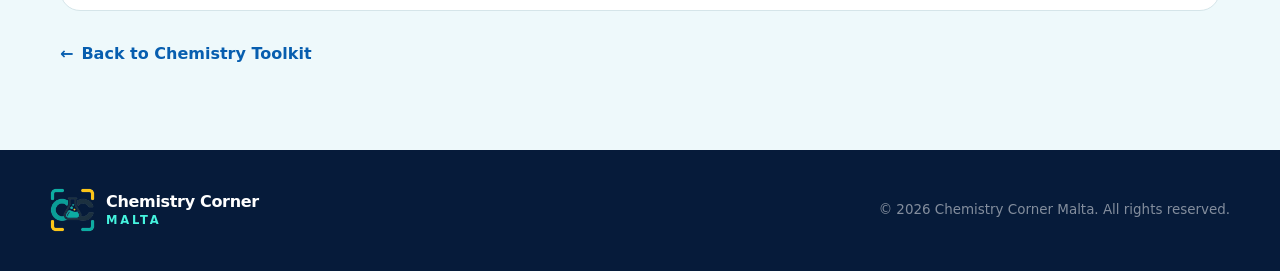
<file: toolkit/equation-balancer/index.html>
<!doctype html>
<html lang="en">
<head>
  <meta charset="utf-8">
  <meta name="viewport" content="width=device-width, initial-scale=1">
  <meta name="description" content="Automatically balance chemical equations or complete a 15-question O-Level practice worksheet with instant marking and corrections.">
  <meta name="theme-color" content="#061b3a">
  <title>Equation Balancing Practice | Chemistry Corner Malta</title>
  <link rel="stylesheet" href="../../styles.css">
  <link rel="stylesheet" href="../toolkit.css">
  <link rel="stylesheet" href="equation-balancer.css">
</head>
<body class="tool-page equation-page">
  <a class="skip-link" href="#worksheet">Skip to worksheet</a>
  <header class="site-header" id="top">
    <div class="container nav-wrap">
      <a class="brand" href="../../" aria-label="Chemistry Corner Malta home">
        <span class="brand-mark" aria-hidden="true">CC</span>
        <span><strong>Chemistry Corner</strong><small>Malta</small></span>
      </a>
      <button class="menu-toggle" type="button" aria-expanded="false" aria-controls="site-nav">
        <span class="sr-only">Open menu</span><span></span><span></span><span></span>
      </button>
      <nav id="site-nav" aria-label="Main navigation">
        <a href="../../#lessons">Lessons</a>
        <a href="../../#resources">Resources</a>
        <a href="../" aria-current="page">Toolkit</a>
        <a href="../../#faq">FAQ</a>
        <a class="nav-cta" href="../../#contact">Enquire</a>
      </nav>
    </div>
  </header>

  <main class="equation-main" id="main">
    <section class="equation-intro">
      <div class="equation-container">
        <p class="breadcrumbs"><a href="../../">Home</a><span aria-hidden="true">›</span><a href="../">Toolkit</a><span aria-hidden="true">›</span><strong>Equation Balancer</strong></p>
        <div class="equation-heading">
          <div>
            <p class="eyebrow dark"><span></span><b aria-hidden="true">⚖</b> Interactive worksheet</p>
            <h1>Balance 15 chemical equations</h1>
            <p>Work through five easy, five medium and five hard equations. Enter the smallest whole-number coefficient in every box; answers stay hidden until the complete worksheet is submitted.</p>
          </div>
          <div class="balance-example" aria-hidden="true">
            <span><b>2</b>H₂ + O₂</span>
            <i>→</i>
            <span><b>2</b>H₂O</span>
          </div>
        </div>
      </div>
    </section>

    <section class="auto-balancer-section" id="auto-balancer">
      <div class="equation-container">
        <div class="auto-balancer-shell">
          <div class="auto-balancer-heading">
            <div>
              <span class="auto-kicker">Auto Balancer</span>
              <h2>Build it. Test it. Balance it.</h2>
              <p>Enter the reactant and product formulae, adjust the coefficient boxes yourself and watch the scale respond. When needed, reveal the smallest whole-number solution.</p>
            </div>
            <span class="neutral-equations-note">Neutral equations · brackets and hydrates supported</span>
          </div>

          <div class="balance-visual" id="balance-visual" role="img" aria-labelledby="scale-message">
            <div class="scale-beam"><span></span><span></span></div>
            <div class="scale-centre"><i></i></div>
            <div class="scale-pan scale-pan-left"></div>
            <div class="scale-pan scale-pan-right"></div>
            <strong class="scale-message" id="scale-message">Atoms must match on both sides</strong>
          </div>

          <form id="auto-balance-form" class="auto-balance-form" novalidate>
            <div class="equation-entry-grid">
              <label class="equation-side-input">
                <span><b>R</b> Reactants</span>
                <input id="reactants-input" type="text" autocomplete="off" spellcheck="false" placeholder="e.g. Fe + O2" aria-describedby="formula-help">
              </label>
              <span class="entry-arrow" aria-hidden="true">→</span>
              <label class="equation-side-input">
                <span><b>P</b> Products</span>
                <input id="products-input" type="text" autocomplete="off" spellcheck="false" placeholder="e.g. Fe2O3" aria-describedby="formula-help">
              </label>
            </div>
            <p class="formula-help" id="formula-help">Use + between compounds. You may type ordinary numbers: H2SO4, Ca(OH)2 or CuSO4·5H2O.</p>
            <div class="example-equations" aria-label="Example equations">
              <span>Try an example:</span>
              <button type="button" data-reactants="H2 + O2" data-products="H2O">H₂ + O₂ → H₂O</button>
              <button type="button" data-reactants="Fe + O2" data-products="Fe2O3">Fe + O₂ → Fe₂O₃</button>
              <button type="button" data-reactants="C3H8 + O2" data-products="CO2 + H2O">C₃H₈ + O₂ → CO₂ + H₂O</button>
            </div>
            <section class="manual-workbench" id="manual-workbench" hidden aria-labelledby="manual-workbench-title">
              <div class="manual-workbench-head">
                <div>
                  <span class="manual-kicker">Your coefficients</span>
                  <h3 id="manual-workbench-title">Make both sides match</h3>
                  <p>Change the numbers in the boxes. The scale and atom comparison update immediately.</p>
                </div>
                <button id="check-manual-balance" type="button">Check my balance</button>
              </div>
              <div class="manual-equation" id="manual-equation"></div>
              <div class="imbalance-report" id="imbalance-report" aria-live="polite"></div>
            </section>
            <div class="auto-actions">
              <button class="auto-balance-button" type="submit">Show balanced answer</button>
              <button class="clear-balance-button" id="clear-auto-balance" type="button">Clear</button>
            </div>
            <div class="auto-result" id="auto-balance-result" aria-live="polite">
              <p>Enter both sides of an equation, then select <strong>Auto balance</strong>.</p>
            </div>
          </form>
        </div>
      </div>
    </section>

    <section class="worksheet-section">
      <div class="equation-container">
        <div class="worksheet-toolbar">
          <div>
            <span class="toolbar-label">Difficulty</span>
            <div class="difficulty-group" role="group" aria-label="Worksheet difficulty">
              <button type="button" data-difficulty="easy">Easy</button>
              <button type="button" data-difficulty="medium">Medium</button>
              <button type="button" data-difficulty="hard">Hard</button>
              <button class="is-active" type="button" data-difficulty="mixed">Mixed</button>
            </div>
          </div>
          <div class="toolbar-actions">
            <button class="secondary-action" id="print-worksheet" type="button">Print blank sheet</button>
            <button class="secondary-action" id="new-worksheet" type="button">Generate new worksheet</button>
          </div>
        </div>

        <div class="worksheet-status">
          <div>
            <span>Worksheet progress</span>
            <strong id="progress-text">0 of 15 complete</strong>
          </div>
          <div class="progress-track" aria-hidden="true"><span id="progress-bar"></span></div>
        </div>

        <form id="worksheet" novalidate>
          <ol class="equation-list" id="equation-list"></ol>
          <div class="submission-panel">
            <div>
              <strong>Complete all 15 equations first</strong>
              <p id="submission-message">The answer key and corrections will appear only after every coefficient box has been filled.</p>
            </div>
            <button class="submit-worksheet" id="submit-worksheet" type="submit" disabled>Check all answers</button>
          </div>
        </form>

        <section class="score-panel" id="score-panel" aria-live="polite" hidden></section>

        <div class="balance-rules">
          <h2>Remember</h2>
          <div>
            <p><strong>1.</strong> Change coefficients only—never change a chemical formula or subscript.</p>
            <p><strong>2.</strong> Count every element on both sides of the equation.</p>
            <p><strong>3.</strong> Finish with the smallest possible whole-number ratio.</p>
          </div>
        </div>

        <a class="back-link" href="../"><span aria-hidden="true">←</span> Back to Chemistry Toolkit</a>
      </div>
    </section>
  </main>

  <footer>
    <div class="container footer-inner">
      <a class="brand footer-brand" href="../../">
        <span class="brand-mark" aria-hidden="true">CC</span>
        <span><strong>Chemistry Corner</strong><small>Malta</small></span>
      </a>
      <p>© <span id="year">2026</span> Chemistry Corner Malta. All rights reserved.</p>
    </div>
  </footer>
  <script src="../../script.js"></script>
  <script src="equation-balancer.js"></script>
</body>
</html>
</file>
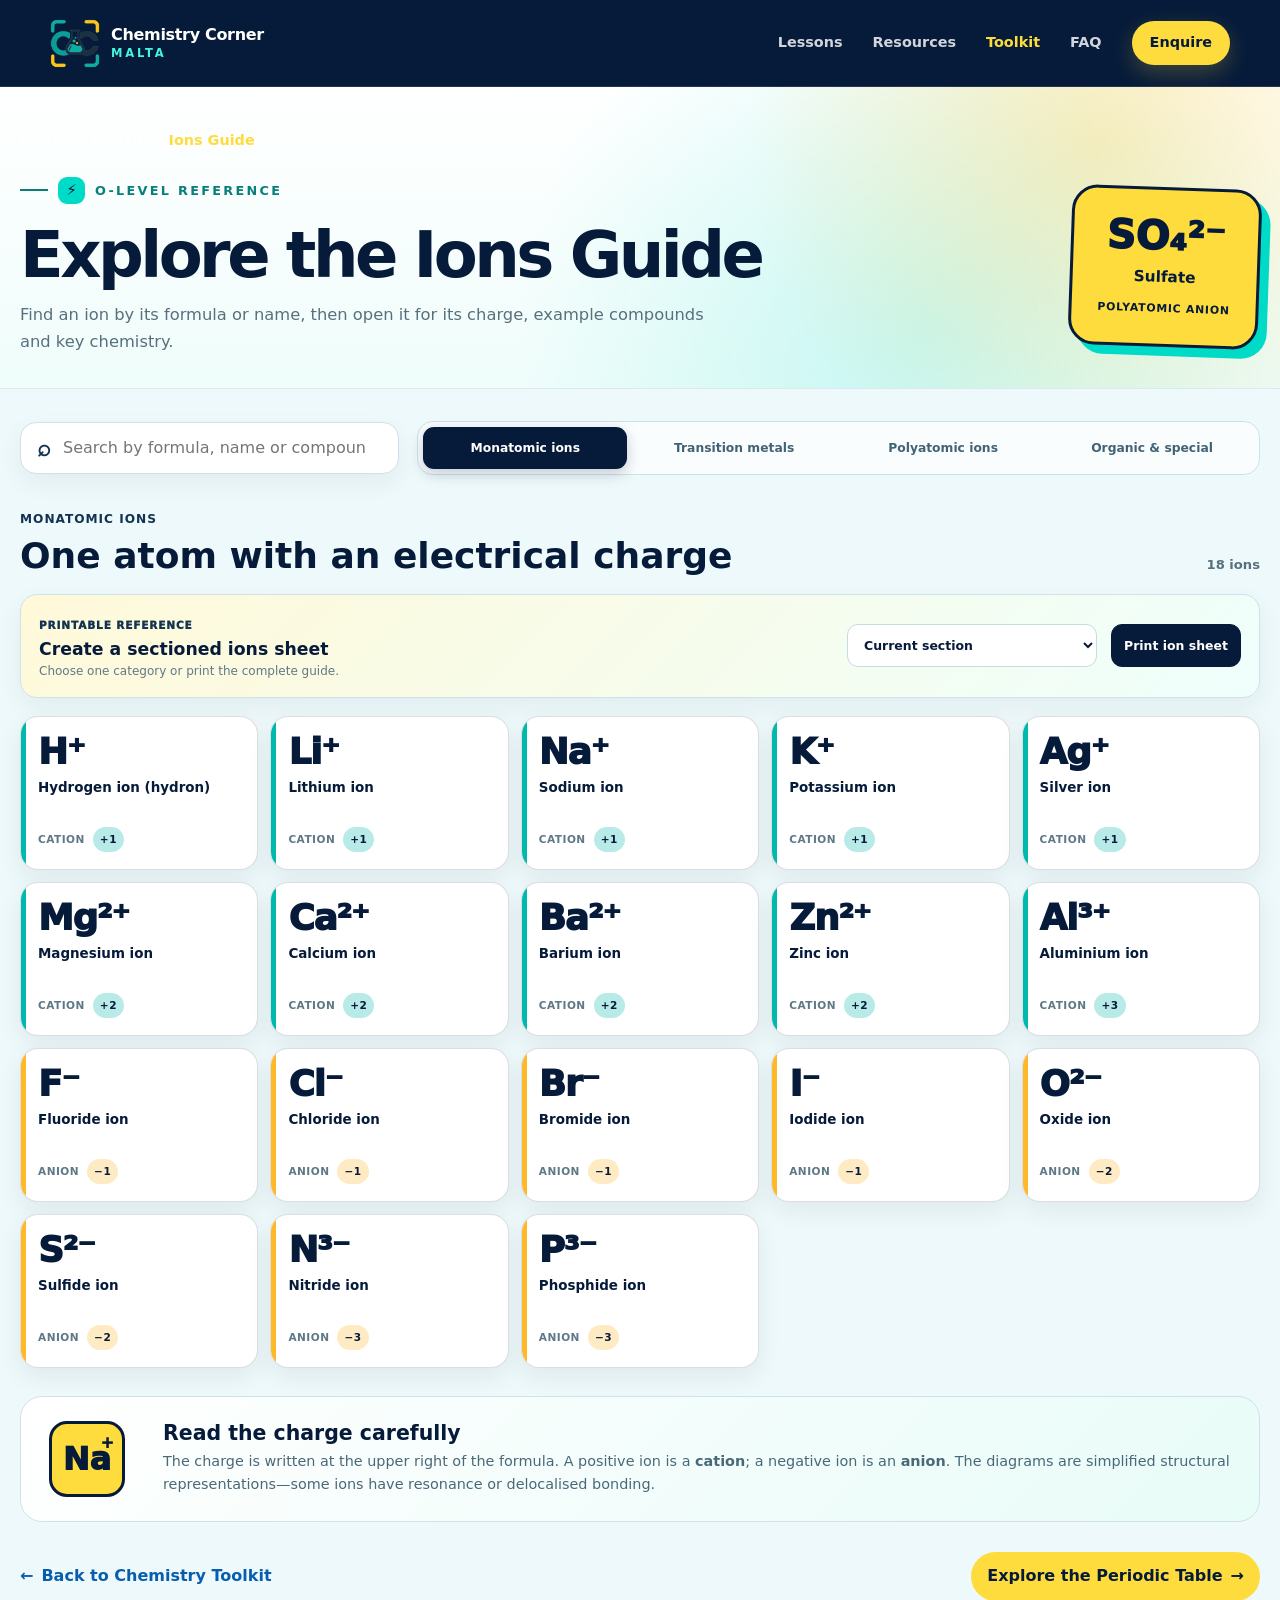
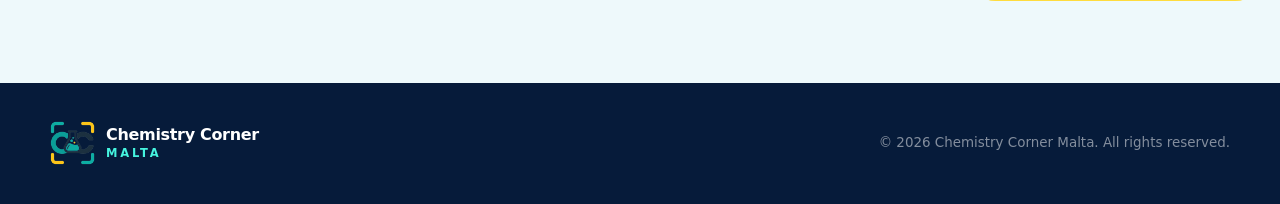
<file: toolkit/ions/index.html>
<!doctype html>
<html lang="en">
<head>
  <meta charset="utf-8">
  <meta name="viewport" content="width=device-width, initial-scale=1">
  <meta name="description" content="Explore common monatomic, transition-metal, polyatomic and organic ions for O-Level Chemistry.">
  <meta name="theme-color" content="#061b3a">
  <title>Interactive Ions Guide | Chemistry Corner Malta</title>
  <link rel="stylesheet" href="../../styles.css">
  <link rel="stylesheet" href="../toolkit.css">
  <link rel="stylesheet" href="ions.css">
</head>
<body class="tool-page ions-page">
  <a class="skip-link" href="#ions-grid">Skip to ions</a>
  <header class="site-header" id="top">
    <div class="container nav-wrap">
      <a class="brand" href="../../" aria-label="Chemistry Corner Malta home">
        <span class="brand-mark" aria-hidden="true">CC</span>
        <span><strong>Chemistry Corner</strong><small>Malta</small></span>
      </a>
      <button class="menu-toggle" type="button" aria-expanded="false" aria-controls="site-nav">
        <span class="sr-only">Open menu</span><span></span><span></span><span></span>
      </button>
      <nav id="site-nav" aria-label="Main navigation">
        <a href="../../#lessons">Lessons</a>
        <a href="../../#resources">Resources</a>
        <a href="../" aria-current="page">Toolkit</a>
        <a href="../../#faq">FAQ</a>
        <a class="nav-cta" href="../../#contact">Enquire</a>
      </nav>
    </div>
  </header>

  <main class="subpage-main" id="main">
    <section class="ions-intro">
      <div class="ions-container">
        <p class="breadcrumbs"><a href="../../">Home</a><span aria-hidden="true">›</span><a href="../">Toolkit</a><span aria-hidden="true">›</span><strong>Ions Guide</strong></p>
        <div class="ions-heading">
          <div>
            <p class="eyebrow dark"><span></span><b aria-hidden="true">⚡</b> O-Level reference</p>
            <h1>Explore the Ions Guide</h1>
            <p>Find an ion by its formula or name, then open it for its charge, example compounds and key chemistry.</p>
          </div>
          <div class="ion-hero-card" aria-hidden="true">
            <span>SO₄²⁻</span>
            <strong>Sulfate</strong>
            <small>polyatomic anion</small>
          </div>
        </div>
      </div>
    </section>

    <section class="ions-workspace">
      <div class="ions-container">
        <div class="ions-controls">
          <label class="ion-search">
            <span class="sr-only">Search ions</span>
            <span aria-hidden="true">⌕</span>
            <input id="ion-search" type="search" placeholder="Search by formula, name or compound…" autocomplete="off">
          </label>
          <div class="ion-tabs" role="tablist" aria-label="Ion categories">
            <button class="ion-tab is-active" type="button" role="tab" aria-selected="true" data-category="monatomic">Monatomic ions</button>
            <button class="ion-tab" type="button" role="tab" aria-selected="false" data-category="transition">Transition metals</button>
            <button class="ion-tab" type="button" role="tab" aria-selected="false" data-category="polyatomic">Polyatomic ions</button>
            <button class="ion-tab" type="button" role="tab" aria-selected="false" data-category="organic">Organic &amp; special</button>
          </div>
        </div>

        <div class="ions-summary" aria-live="polite">
          <div>
            <span id="category-kicker">Monatomic ions</span>
            <h2 id="category-title">One atom with an electrical charge</h2>
          </div>
          <p id="result-count"></p>
        </div>

        <section class="ions-print-tools" aria-labelledby="ions-print-title">
          <div>
            <span>Printable reference</span>
            <h2 id="ions-print-title">Create a sectioned ions sheet</h2>
            <p>Choose one category or print the complete guide.</p>
          </div>
          <label>
            <span class="sr-only">Ion section to print</span>
            <select id="ion-print-category">
              <option value="current">Current section</option>
              <option value="polyatomic">Polyatomic ions only</option>
              <option value="monatomic">Monatomic ions only</option>
              <option value="transition">Transition-metal ions only</option>
              <option value="organic">Organic and special ions only</option>
              <option value="all">All ion sections</option>
            </select>
          </label>
          <button id="print-ions" type="button">Print ion sheet</button>
        </section>

        <div class="ion-print-sheet" id="ion-print-sheet" aria-hidden="true">
          <header class="ion-print-brand">
            <img src="../../assets/chemistry-corner-logo.png" alt="Chemistry Corner">
            <div><strong>Ions Reference Guide</strong><span>O Level Chemistry</span></div>
          </header>
          <div id="ion-print-content"></div>
        </div>

        <div class="ions-grid" id="ions-grid"></div>
        <div class="ions-empty" id="ions-empty" hidden>
          <strong>No matching ions found</strong>
          <p>Try searching for a formula such as SO₄²⁻ or a name such as sulfate.</p>
        </div>

        <div class="ions-learning-note">
          <div class="charge-example"><span>Na</span><sup>+</sup></div>
          <div>
            <h2>Read the charge carefully</h2>
            <p>The charge is written at the upper right of the formula. A positive ion is a <strong>cation</strong>; a negative ion is an <strong>anion</strong>. The diagrams are simplified structural representations—some ions have resonance or delocalised bonding.</p>
          </div>
        </div>

        <div class="ions-actions">
          <a class="back-link" href="../"><span aria-hidden="true">←</span> Back to Chemistry Toolkit</a>
          <a class="table-link" href="../periodic-table/">Explore the Periodic Table <span aria-hidden="true">→</span></a>
        </div>
      </div>
    </section>
  </main>

  <dialog class="ion-dialog" id="ion-dialog" aria-labelledby="ion-detail-title">
    <div class="ion-dialog-shell">
      <button class="ion-dialog-close" id="ion-dialog-close" type="button" aria-label="Close ion details">×</button>
      <div id="ion-detail"></div>
    </div>
  </dialog>

  <footer>
    <div class="container footer-inner">
      <a class="brand footer-brand" href="../../">
        <span class="brand-mark" aria-hidden="true">CC</span>
        <span><strong>Chemistry Corner</strong><small>Malta</small></span>
      </a>
      <p>© <span id="year">2026</span> Chemistry Corner Malta. All rights reserved.</p>
    </div>
  </footer>
  <script src="../../script.js"></script>
  <script src="ions.js"></script>
</body>
</html>
</file>
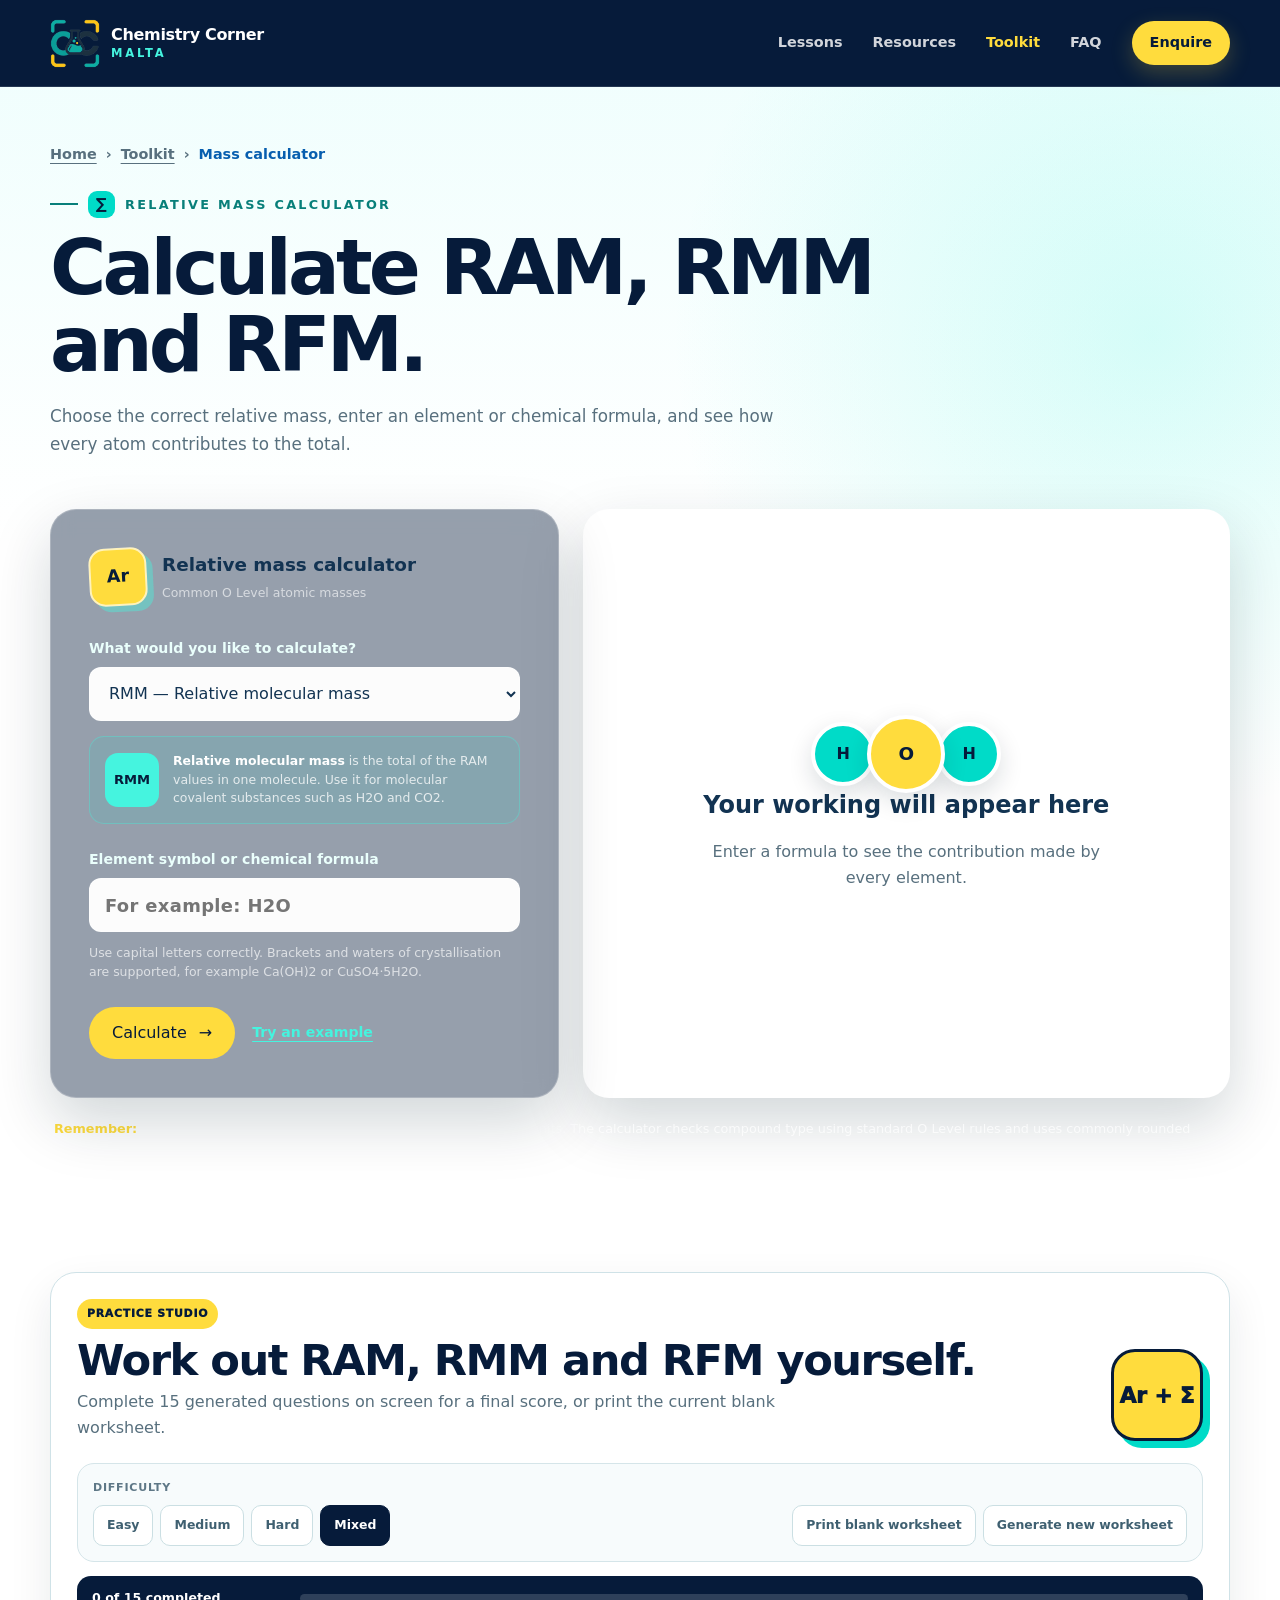
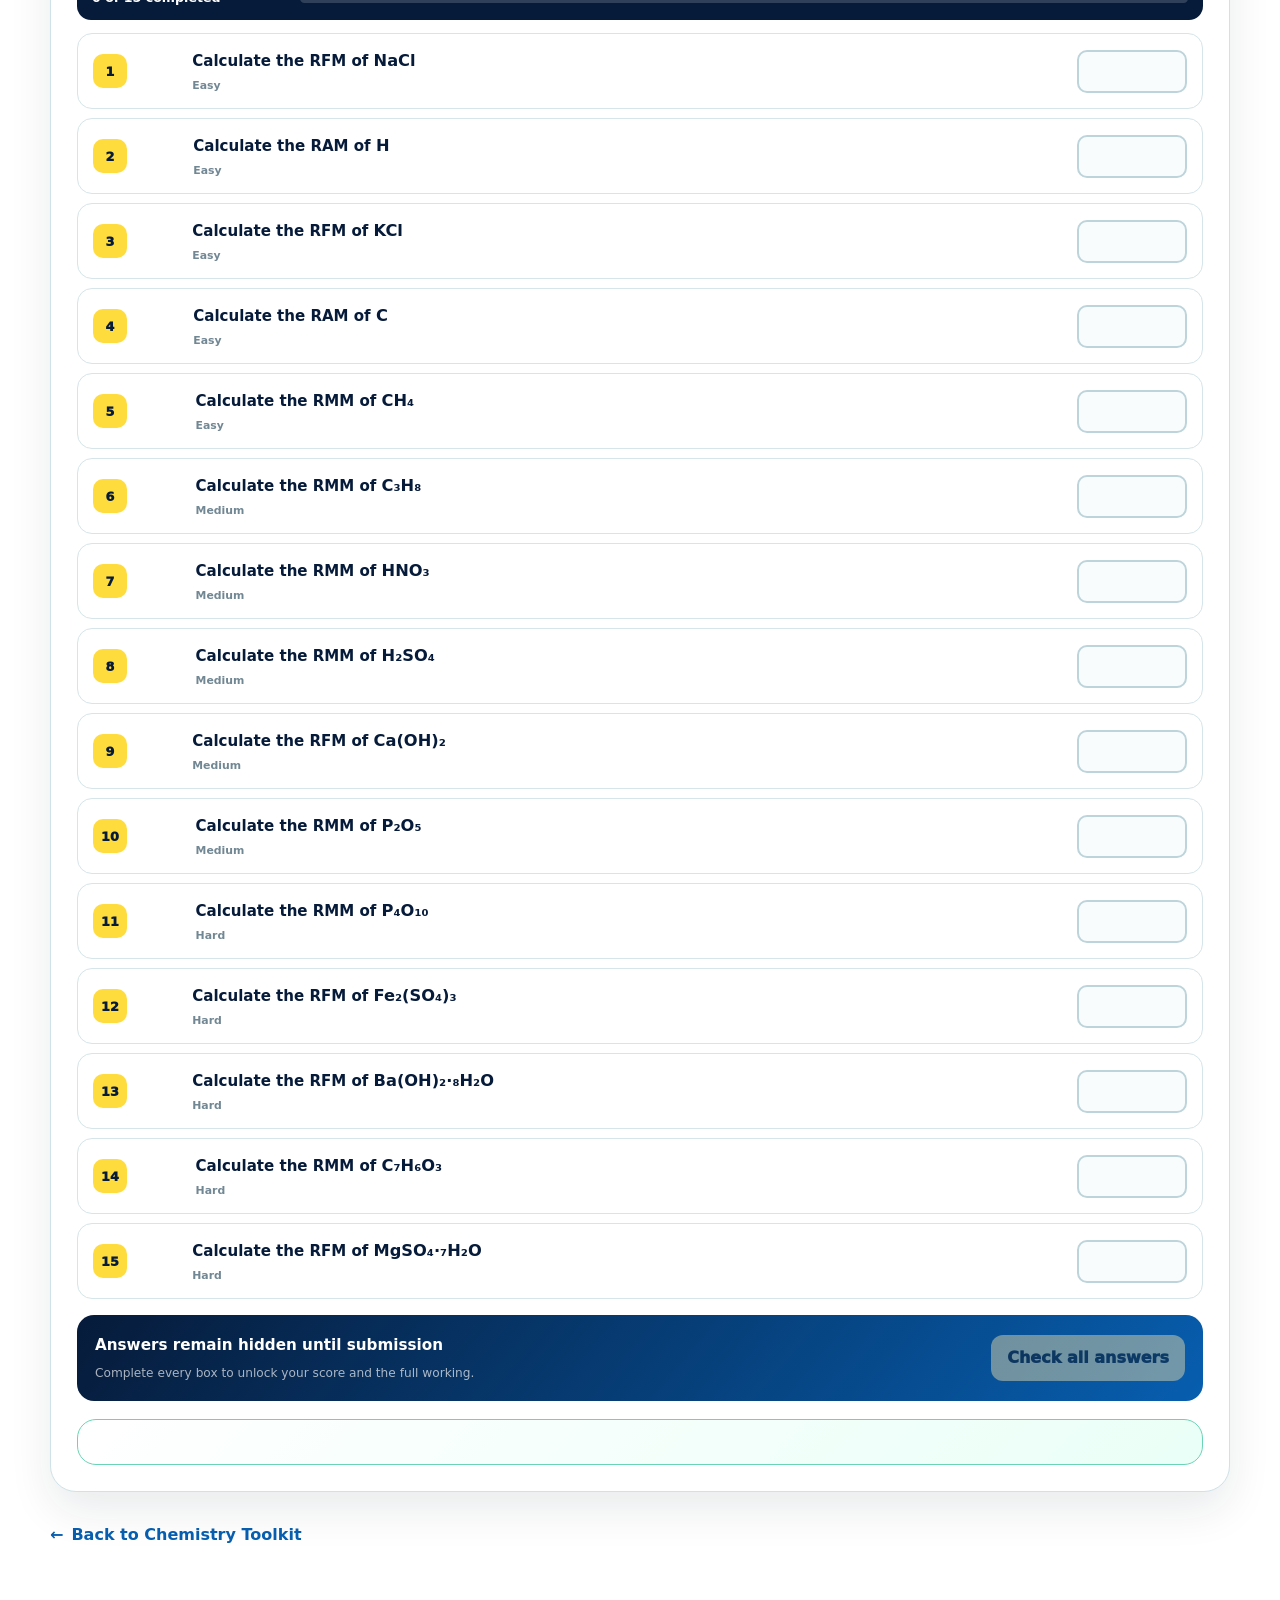
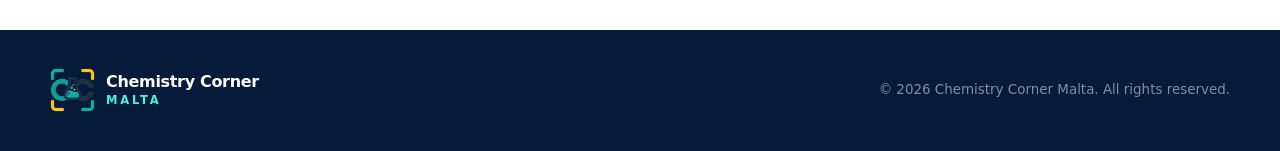
<file: toolkit/mass-calculator/index.html>
<!doctype html>
<html lang="en">
<head>
  <meta charset="utf-8">
  <meta name="viewport" content="width=device-width, initial-scale=1">
  <meta name="description" content="Calculate RAM, RMM and RFM step by step with Chemistry Corner Malta.">
  <meta name="theme-color" content="#061b3a">
  <title>RAM, RMM &amp; RFM Calculator | Chemistry Corner Malta</title>
  <link rel="stylesheet" href="../../styles.css">
  <link rel="stylesheet" href="../toolkit.css">
  <link rel="stylesheet" href="mass-practice.css">
</head>
<body class="tool-page mass-page">
  <a class="skip-link" href="#main">Skip to calculator</a>
  <header class="site-header" id="top">
    <div class="container nav-wrap">
      <a class="brand" href="../../" aria-label="Chemistry Corner Malta home">
        <span class="brand-mark" aria-hidden="true">CC</span>
        <span><strong>Chemistry Corner</strong><small>Malta</small></span>
      </a>
      <button class="menu-toggle" type="button" aria-expanded="false" aria-controls="site-nav">
        <span class="sr-only">Open menu</span><span></span><span></span><span></span>
      </button>
      <nav id="site-nav" aria-label="Main navigation">
        <a href="../../#lessons">Lessons</a>
        <a href="../../#resources">Resources</a>
        <a href="../" aria-current="page">Toolkit</a>
        <a href="../../#faq">FAQ</a>
        <a class="nav-cta" href="../../#contact">Enquire</a>
      </nav>
    </div>
  </header>

  <main class="subpage-main" id="main">
    <section class="calculator-page-intro">
      <div class="container">
        <p class="breadcrumbs"><a href="../../">Home</a><span aria-hidden="true">›</span><a href="../">Toolkit</a><span aria-hidden="true">›</span><strong>Mass calculator</strong></p>
        <p class="eyebrow dark"><span></span><b aria-hidden="true">∑</b> Relative mass calculator</p>
        <h1>Calculate RAM, RMM and RFM.</h1>
        <p>Choose the correct relative mass, enter an element or chemical formula, and see how every atom contributes to the total.</p>
      </div>
    </section>

    <section class="calculator-workspace">
      <div class="container">
        <div class="calculator-shell">
          <form class="mass-calculator" id="mass-calculator">
            <div class="calculator-title">
              <span class="calculator-symbol" aria-hidden="true">Ar</span>
              <div><strong>Relative mass calculator</strong><small>Common O Level atomic masses</small></div>
            </div>

            <label for="mass-type">What would you like to calculate?</label>
            <select id="mass-type" name="massType">
              <option value="RAM">RAM — Relative atomic mass</option>
              <option value="RMM" selected>RMM — Relative molecular mass</option>
              <option value="RFM">RFM — Relative formula mass</option>
            </select>
            <div class="mass-type-guide" id="mass-type-guide" aria-live="polite">
              <span>RMM</span>
              <p><strong>Relative molecular mass</strong> is the total of the RAM values in one molecule. Use it for molecular covalent substances such as H2O and CO2.</p>
            </div>

            <label for="chemical-formula">Element symbol or chemical formula</label>
            <input id="chemical-formula" name="formula" type="text" inputmode="text" autocomplete="off" autocapitalize="characters" spellcheck="false" placeholder="For example: H2O" aria-describedby="formula-help" required>
            <p class="formula-help" id="formula-help">Use capital letters correctly. Brackets and waters of crystallisation are supported, for example Ca(OH)2 or CuSO4·5H2O.</p>

            <div class="calculator-actions">
              <button class="button calculate-button" type="submit">Calculate <span aria-hidden="true">→</span></button>
              <button class="example-button" id="mass-example" type="button">Try an example</button>
            </div>
          </form>

          <div class="calculator-result" id="mass-result" aria-live="polite">
            <div class="result-empty">
              <div class="result-molecule" aria-hidden="true"><span>H</span><span>O</span><span>H</span></div>
              <h2>Your working will appear here</h2>
              <p>Enter a formula to see the contribution made by every element.</p>
            </div>
          </div>
        </div>
        <p class="calculator-note"><strong>Remember:</strong> RAM, RMM and RFM are relative values, so they do not have units. The calculator checks compound type using standard O Level rules and uses commonly rounded atomic masses.</p>
      </div>
    </section>

    <section class="mass-practice-section" id="mass-practice">
      <div class="container">
        <div class="mass-practice-shell">
          <div class="print-mass-brand">
            <img src="../../assets/chemistry-corner-logo.png" alt="Chemistry Corner">
            <div><strong>Relative Mass Practice</strong><span>Name: ____________________ &nbsp; Date: __________</span></div>
          </div>

          <div class="mass-practice-heading">
            <div>
              <span class="mass-practice-kicker">Practice Studio</span>
              <h2>Work out RAM, RMM and RFM yourself.</h2>
              <p>Complete 15 generated questions on screen for a final score, or print the current blank worksheet.</p>
            </div>
            <div class="mass-practice-icon" aria-hidden="true">Ar + Σ</div>
          </div>

          <div class="mass-practice-toolbar">
            <div>
              <span class="mass-difficulty-label">Difficulty</span>
              <div class="mass-difficulty-group" role="group" aria-label="Mass worksheet difficulty">
                <button type="button" data-mass-difficulty="easy">Easy</button>
                <button type="button" data-mass-difficulty="medium">Medium</button>
                <button type="button" data-mass-difficulty="hard">Hard</button>
                <button class="is-active" type="button" data-mass-difficulty="mixed" aria-pressed="true">Mixed</button>
              </div>
            </div>
            <div class="mass-practice-actions">
              <button id="mass-practice-print" type="button">Print blank worksheet</button>
              <button id="mass-practice-new" type="button">Generate new worksheet</button>
            </div>
          </div>

          <div class="mass-practice-status">
            <span id="mass-practice-progress">0 of 15 completed</span>
            <div class="mass-progress-track" aria-hidden="true"><span id="mass-practice-bar"></span></div>
          </div>

          <form id="mass-practice-form" novalidate>
            <ol class="mass-practice-list" id="mass-practice-list"></ol>
            <div class="mass-practice-submit-row">
              <div>
                <strong>Answers remain hidden until submission</strong>
                <p>Complete every box to unlock your score and the full working.</p>
              </div>
              <button class="mass-practice-submit" id="mass-practice-submit" type="submit" disabled>Check all answers</button>
            </div>
          </form>

          <section class="mass-practice-score" id="mass-practice-score" aria-live="polite" hidden></section>
        </div>
        <a class="back-link" href="../"><span aria-hidden="true">←</span> Back to Chemistry Toolkit</a>
      </div>
    </section>
  </main>

  <footer>
    <div class="container footer-inner">
      <a class="brand footer-brand" href="../../">
        <span class="brand-mark" aria-hidden="true">CC</span>
        <span><strong>Chemistry Corner</strong><small>Malta</small></span>
      </a>
      <p>© <span id="year">2026</span> Chemistry Corner Malta. All rights reserved.</p>
    </div>
  </footer>
  <script src="../../script.js"></script>
  <script src="mass-practice.js"></script>
</body>
</html>
</file>
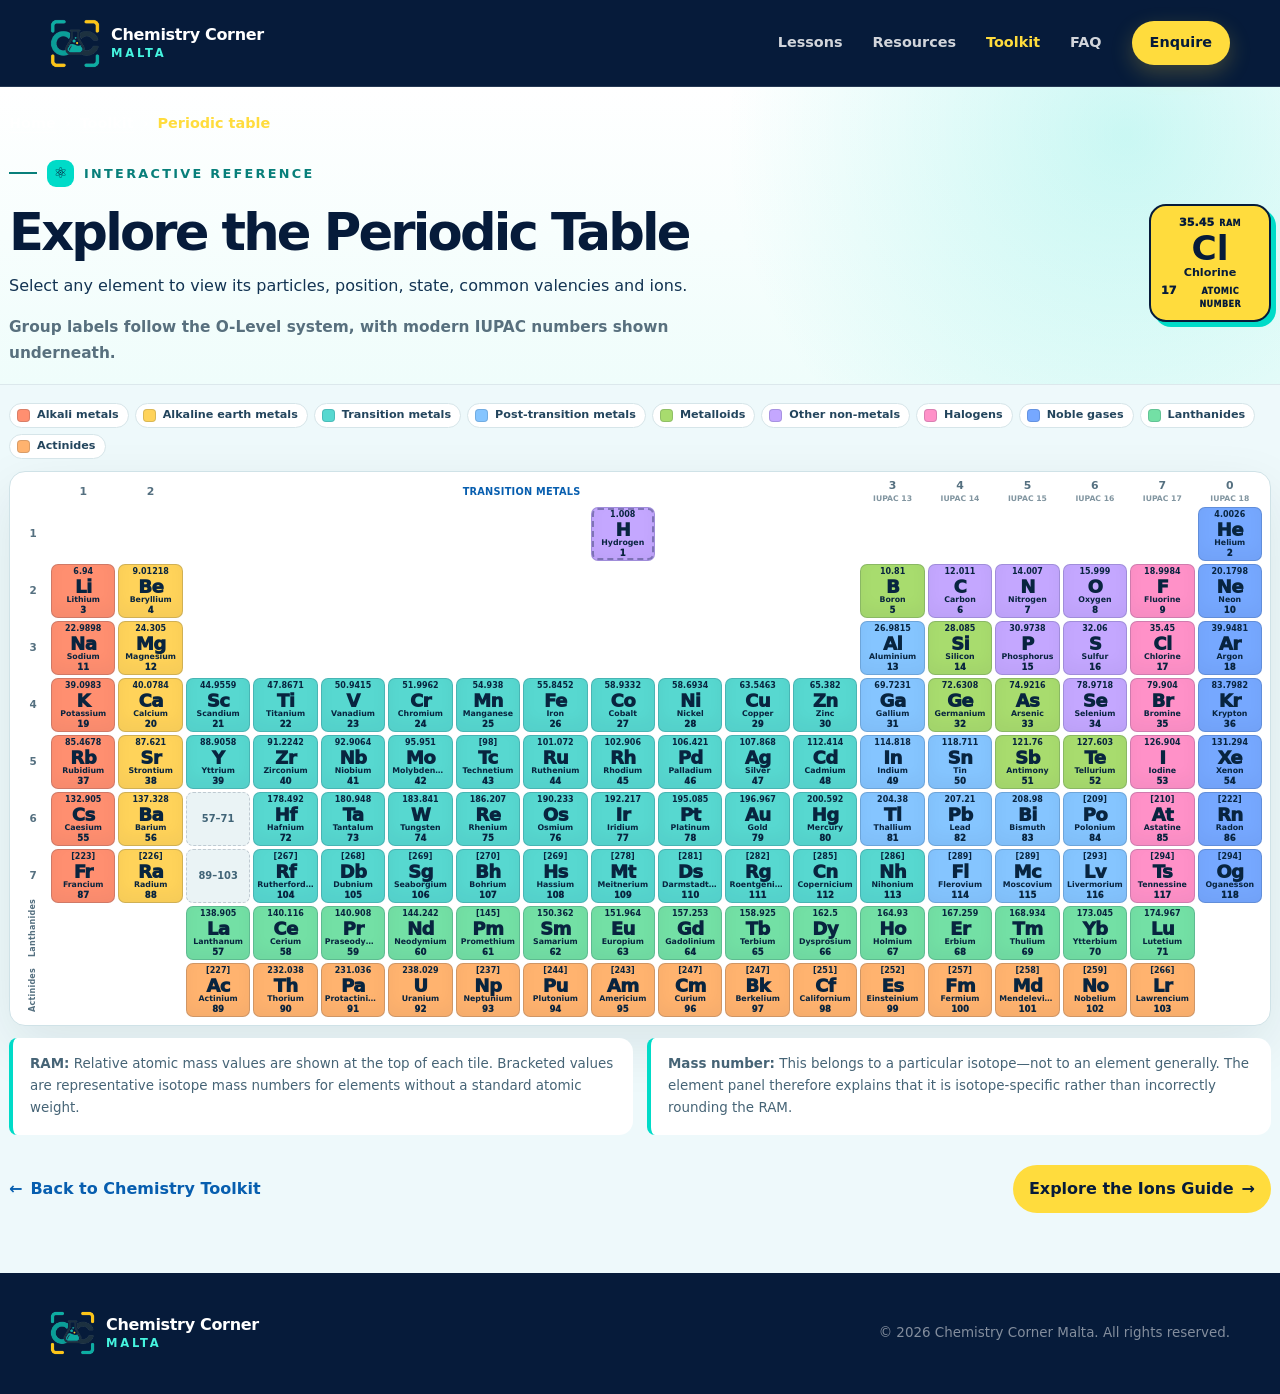
<file: toolkit/periodic-table/index.html>
<!doctype html>
<html lang="en">
<head>
  <meta charset="utf-8">
  <meta name="viewport" content="width=device-width, initial-scale=1">
  <meta name="description" content="Explore all 118 chemical elements with an interactive, colour-coded periodic table from Chemistry Corner Malta.">
  <meta name="theme-color" content="#061b3a">
  <title>Interactive Periodic Table | Chemistry Corner Malta</title>
  <link rel="stylesheet" href="../../styles.css">
  <link rel="stylesheet" href="../toolkit.css">
  <link rel="stylesheet" href="periodic-table.css">
</head>
<body class="tool-page periodic-page">
  <a class="skip-link" href="#periodic-table">Skip to periodic table</a>
  <header class="site-header" id="top">
    <div class="container nav-wrap">
      <a class="brand" href="../../" aria-label="Chemistry Corner Malta home">
        <span class="brand-mark" aria-hidden="true">CC</span>
        <span><strong>Chemistry Corner</strong><small>Malta</small></span>
      </a>
      <button class="menu-toggle" type="button" aria-expanded="false" aria-controls="site-nav">
        <span class="sr-only">Open menu</span><span></span><span></span><span></span>
      </button>
      <nav id="site-nav" aria-label="Main navigation">
        <a href="../../#lessons">Lessons</a>
        <a href="../../#resources">Resources</a>
        <a href="../" aria-current="page">Toolkit</a>
        <a href="../../#faq">FAQ</a>
        <a class="nav-cta" href="../../#contact">Enquire</a>
      </nav>
    </div>
  </header>

  <main class="subpage-main" id="main">
    <section class="periodic-intro">
      <div class="periodic-container">
        <p class="breadcrumbs"><a href="../../">Home</a><span aria-hidden="true">›</span><a href="../">Toolkit</a><span aria-hidden="true">›</span><strong>Periodic table</strong></p>
        <div class="periodic-title-row">
          <div>
            <p class="eyebrow dark"><span></span><b aria-hidden="true">⚛</b> Interactive reference</p>
            <h1>Explore the Periodic Table</h1>
            <p>Select any element to view its particles, position, state, common valencies and ions.</p>
            <p class="syllabus-note">Group labels follow the O-Level system, with modern IUPAC numbers shown underneath.</p>
          </div>
          <div class="tile-key" aria-label="How to read an element tile">
            <span class="key-ram">35.45 <small>RAM</small></span>
            <strong>Cl</strong>
            <span>Chlorine</span>
            <span class="key-number">17 <small>Atomic number</small></span>
          </div>
        </div>
      </div>
    </section>

    <section class="periodic-workspace">
      <div class="periodic-container">
        <div class="family-legend" id="family-legend" aria-label="Element family colour key"></div>
        <p class="scroll-hint"><span aria-hidden="true">↔</span> On a smaller screen, scroll sideways to explore all groups.</p>
        <div class="table-scroll" tabindex="0" aria-label="Scrollable periodic table">
          <div class="periodic-grid" id="periodic-table" role="group" aria-label="Periodic table of 118 elements"></div>
        </div>
        <div class="table-notes">
          <p><strong>RAM:</strong> Relative atomic mass values are shown at the top of each tile. Bracketed values are representative isotope mass numbers for elements without a standard atomic weight.</p>
          <p><strong>Mass number:</strong> This belongs to a particular isotope—not to an element generally. The element panel therefore explains that it is isotope-specific rather than incorrectly rounding the RAM.</p>
        </div>
        <div class="periodic-actions">
          <a class="back-link" href="../"><span aria-hidden="true">←</span> Back to Chemistry Toolkit</a>
          <a class="ions-link" href="../ions/">Explore the Ions Guide <span aria-hidden="true">→</span></a>
        </div>
      </div>
    </section>
  </main>

  <dialog class="element-dialog" id="element-dialog" aria-labelledby="detail-title">
    <div class="dialog-shell">
      <button class="dialog-close" id="dialog-close" type="button" aria-label="Close element details">×</button>
      <div id="element-detail"></div>
    </div>
  </dialog>

  <footer>
    <div class="container footer-inner">
      <a class="brand footer-brand" href="../../">
        <span class="brand-mark" aria-hidden="true">CC</span>
        <span><strong>Chemistry Corner</strong><small>Malta</small></span>
      </a>
      <p>© <span id="year">2026</span> Chemistry Corner Malta. All rights reserved.</p>
    </div>
  </footer>
  <script src="../../script.js"></script>
  <script src="periodic-table.js"></script>
</body>
</html>
</file>
<file: styles.css>
@import url("styles-base.css");
@import url("branding.css");
</file>
<file: resources/resources.css>
.resource-preview-wrap {
  margin-top: 44px;
}

.resource-preview-grid {
  display: grid;
  grid-template-columns: 1.2fr .9fr .9fr;
  gap: 20px;
}

.resource-preview-card {
  position: relative;
  min-height: 310px;
  display: flex;
  flex-direction: column;
  padding: 30px;
  overflow: hidden;
  border: 1px solid var(--line);
  border-radius: var(--radius);
  background: var(--white);
  box-shadow: 0 12px 32px rgba(16,43,59,.06);
}

.resource-preview-card::after {
  content: "";
  position: absolute;
  width: 120px;
  height: 120px;
  right: -48px;
  bottom: -54px;
  border-radius: 50%;
  background: rgba(0,219,200,.09);
}

.resource-preview-card.featured-resource {
  border: 0;
  color: var(--white);
  background: linear-gradient(145deg, #075eaf, #00a99f);
}

.resource-preview-card.featured-resource::after {
  width: 190px;
  height: 190px;
  right: -65px;
  bottom: -85px;
  border: 36px solid rgba(255,220,61,.2);
  background: transparent;
}

.resource-preview-icon {
  width: 58px;
  height: 58px;
  display: grid;
  place-items: center;
  margin-bottom: 28px;
  border-radius: 18px;
  background: var(--teal-100);
  color: #087f7a;
  font-size: 1.2rem;
  font-weight: 900;
  box-shadow: 6px 6px 0 rgba(255,220,61,.55);
  transform: rotate(-3deg);
}

.featured-resource .resource-preview-icon {
  background: var(--gold-500);
  color: var(--navy-950);
  box-shadow: 6px 6px 0 rgba(69,244,223,.45);
}

.resource-preview-card h3 {
  margin-bottom: 12px;
  font-size: 1.5rem;
  letter-spacing: -.035em;
}

.resource-preview-card p {
  margin: 0 0 22px;
  color: var(--muted);
}

.featured-resource p {
  color: rgba(255,255,255,.74);
}

.resource-status {
  width: fit-content;
  margin-bottom: 13px;
  padding: 6px 10px;
  border-radius: 999px;
  background: #fff7c5;
  color: #665100;
  font-size: .72rem;
  font-weight: 850;
  letter-spacing: .08em;
  text-transform: uppercase;
}

.featured-resource .resource-status {
  background: rgba(255,220,61,.18);
  color: #fff3a0;
  border: 1px solid rgba(255,220,61,.32);
}

.preview-link {
  position: relative;
  z-index: 1;
  width: fit-content;
  margin-top: auto;
  color: var(--navy-900);
  font-weight: 850;
  text-decoration: none;
}

.preview-link:hover,
.preview-link:focus-visible {
  text-decoration: underline;
  text-underline-offset: 4px;
}

.featured-resource .preview-link {
  color: var(--gold-500);
}

.resource-preview-actions {
  display: flex;
  align-items: center;
  justify-content: space-between;
  gap: 22px;
  margin-top: 30px;
}

.resource-preview-actions p {
  margin: 0;
  color: var(--muted);
  font-size: .92rem;
}

.resource-browse-button {
  flex: 0 0 auto;
  background: var(--navy-900);
  color: var(--white);
}

.resource-browse-button:hover {
  background: var(--navy-800);
}

.nav-current {
  color: var(--white) !important;
}

.nav-current::after {
  right: 0 !important;
  background: var(--gold-500) !important;
}

.resource-page-hero {
  position: relative;
  overflow: hidden;
  padding: 176px 0 94px;
  color: var(--white);
  background: linear-gradient(125deg, #061b3a 0%, #075eaf 58%, #00a99f 100%);
}

.resource-page-hero::before,
.resource-page-hero::after {
  content: "";
  position: absolute;
  border-radius: 50%;
  pointer-events: none;
}

.resource-page-hero::before {
  width: 330px;
  height: 330px;
  right: -95px;
  top: 85px;
  border: 54px solid rgba(255,220,61,.13);
}

.resource-page-hero::after {
  width: 190px;
  height: 190px;
  right: 20%;
  bottom: -110px;
  background: rgba(69,244,223,.09);
}

.resource-page-hero .container {
  position: relative;
  z-index: 1;
}

.resource-page-hero h1 {
  max-width: 880px;
  margin-bottom: 22px;
  font-size: clamp(3rem, 6vw, 5.6rem);
}

.resource-page-hero h1 em {
  color: var(--gold-500);
}

.resource-page-hero .hero-copy {
  max-width: 720px;
  margin-bottom: 30px;
}

.resource-page-actions {
  display: flex;
  flex-wrap: wrap;
  gap: 12px;
}

.resource-page-main {
  background: linear-gradient(180deg, #f7fbfc 0%, #ffffff 54%, #f6fffd 100%);
}

.resource-page-intro {
  max-width: 850px;
  margin-bottom: 42px;
}

.resource-page-intro h2 {
  margin-bottom: 18px;
}

.resource-page-intro > p:last-child {
  margin-bottom: 0;
  color: var(--muted);
  font-size: 1.05rem;
}

.category-jump-list {
  display: flex;
  flex-wrap: wrap;
  gap: 9px;
  margin: 0 0 42px;
}

.category-jump-list a {
  padding: 8px 14px;
  border: 1px solid rgba(0,219,200,.34);
  border-radius: 999px;
  color: #075f69;
  background: var(--teal-100);
  font-size: .84rem;
  font-weight: 780;
  text-decoration: none;
}

.category-jump-list a:nth-child(even) {
  border-color: rgba(255,220,61,.65);
  background: #fff9ce;
  color: #685400;
}

.category-jump-list a:hover,
.category-jump-list a:focus-visible {
  transform: translateY(-1px);
  box-shadow: 0 8px 18px rgba(4,31,45,.08);
}

.resource-category-grid {
  display: grid;
  grid-template-columns: repeat(2, minmax(0, 1fr));
  gap: 20px;
}

.resource-category-card {
  position: relative;
  min-height: 300px;
  padding: 31px;
  overflow: hidden;
  border: 1px solid var(--line);
  border-radius: 22px;
  background: var(--white);
  box-shadow: 0 12px 32px rgba(16,43,59,.055);
  scroll-margin-top: 110px;
}

.resource-category-card::after {
  content: "";
  position: absolute;
  width: 145px;
  height: 145px;
  right: -58px;
  bottom: -60px;
  border-radius: 50%;
  background: rgba(0,219,200,.08);
}

.resource-category-card.featured-category {
  grid-column: 1 / -1;
  min-height: 340px;
  color: var(--white);
  border: 0;
  background: linear-gradient(135deg, #075eaf, #00a99f);
}

.resource-category-card.featured-category::after {
  width: 230px;
  height: 230px;
  right: -58px;
  bottom: -85px;
  border: 42px solid rgba(255,220,61,.18);
  background: transparent;
}

.category-card-top {
  position: relative;
  z-index: 1;
  display: flex;
  align-items: flex-start;
  justify-content: space-between;
  gap: 16px;
}

.category-symbol {
  width: 60px;
  height: 60px;
  display: grid;
  place-items: center;
  border-radius: 18px;
  background: var(--teal-100);
  color: #087f7a;
  font-weight: 900;
  box-shadow: 6px 6px 0 rgba(255,220,61,.48);
  transform: rotate(-3deg);
}

.featured-category .category-symbol {
  background: var(--gold-500);
  color: var(--navy-950);
  box-shadow: 6px 6px 0 rgba(69,244,223,.45);
}

.category-badge {
  padding: 7px 10px;
  border-radius: 999px;
  background: #fff7c5;
  color: #665100;
  font-size: .7rem;
  font-weight: 850;
  letter-spacing: .07em;
  text-transform: uppercase;
}

.featured-category .category-badge {
  border: 1px solid rgba(255,220,61,.35);
  background: rgba(255,220,61,.17);
  color: #fff3a0;
}

.resource-category-card h3 {
  position: relative;
  z-index: 1;
  margin: 34px 0 13px;
  font-size: 1.65rem;
  letter-spacing: -.035em;
}

.resource-category-card p {
  position: relative;
  z-index: 1;
  max-width: 650px;
  margin: 0;
  color: var(--muted);
}

.featured-category p {
  color: rgba(255,255,255,.75);
}

.category-meta {
  position: relative;
  z-index: 1;
  display: flex;
  flex-wrap: wrap;
  gap: 8px;
  margin-top: 25px;
}

.category-meta span {
  padding: 7px 10px;
  border-radius: 999px;
  background: #f1f7fa;
  color: var(--navy-900);
  font-size: .76rem;
  font-weight: 760;
}

.featured-category .category-meta span {
  border: 1px solid rgba(255,255,255,.15);
  background: rgba(255,255,255,.09);
  color: #eafffc;
}

.resource-coming-note {
  margin-top: 36px;
  padding: 25px 28px;
  border: 1px solid rgba(0,219,200,.28);
  border-radius: 18px;
  background: linear-gradient(135deg, #eafffc, #fffbea);
}

.resource-coming-note strong {
  display: block;
  margin-bottom: 5px;
  color: var(--navy-900);
}

.resource-coming-note p {
  margin: 0;
  color: var(--muted);
}

.resources-contact-strip {
  padding: 72px 0;
  color: var(--white);
  background: linear-gradient(120deg, #075eaf, #00a99f);
}

.resources-contact-strip .container {
  display: flex;
  align-items: center;
  justify-content: space-between;
  gap: 36px;
}

.resources-contact-strip h2 {
  margin-bottom: 10px;
  font-size: clamp(2rem, 4vw, 3.4rem);
}

.resources-contact-strip p {
  max-width: 650px;
  margin: 0;
  color: rgba(255,255,255,.74);
}

.resources-contact-strip .button {
  flex: 0 0 auto;
}

@media (max-width: 900px) {
  .resource-preview-grid,
  .resource-category-grid {
    grid-template-columns: 1fr;
  }

  .resource-category-card.featured-category {
    grid-column: auto;
  }

  .resource-preview-actions,
  .resources-contact-strip .container {
    align-items: flex-start;
    flex-direction: column;
  }

  .resource-page-hero {
    padding-top: 150px;
  }
}

@media (max-width: 600px) {
  .resource-preview-card,
  .resource-category-card {
    min-height: auto;
    padding: 26px;
  }

  .resource-preview-actions .button,
  .resources-contact-strip .button {
    width: 100%;
  }

  .resource-page-actions {
    align-items: stretch;
    flex-direction: column;
  }

  .resource-page-hero {
    padding: 128px 0 72px;
  }
}
</file>
<file: toolkit/toolkit.css>
/* Toolkit subpages */
.tool-page {
  min-height: 100vh;
  background:
    radial-gradient(circle at 90% 10%, rgba(69,244,223,.20), transparent 30rem),
    linear-gradient(180deg, #eefefd 0, #fff 34rem);
}
.tool-page .site-header {
  position: relative;
  color: var(--white);
  background: var(--navy-950);
}
.tool-page nav a[aria-current="page"] {
  color: var(--gold-500);
}
.subpage-main { min-height: 70vh; }
.toolkit-hero {
  padding: 86px 0 56px;
  color: var(--white);
  background:
    radial-gradient(circle at 82% 35%, rgba(0,219,200,.27), transparent 25rem),
    linear-gradient(125deg, var(--navy-950), var(--navy-900));
  overflow: hidden;
}
.toolkit-hero .container {
  position: relative;
}
.breadcrumbs {
  display: flex;
  align-items: center;
  gap: 9px;
  margin: 0 0 24px;
  color: rgba(255,255,255,.72);
  font-size: .9rem;
  font-weight: 700;
}
.breadcrumbs a { text-underline-offset: 4px; }
.breadcrumbs strong { color: var(--gold-500); }
.toolkit-hero h1 {
  max-width: 850px;
  margin: 0;
  font-size: clamp(2.65rem, 7vw, 5.7rem);
  line-height: .98;
  letter-spacing: -.055em;
}
.toolkit-hero h1 em {
  color: var(--gold-500);
  font-family: Georgia, serif;
  font-weight: 500;
}
.toolkit-hero-copy {
  max-width: 670px;
  margin: 24px 0 0;
  color: rgba(255,255,255,.78);
  font-size: 1.1rem;
}
.toolkit-symbols {
  position: absolute;
  right: 1rem;
  bottom: -5.8rem;
  display: grid;
  grid-template-columns: repeat(2, 78px);
  gap: 10px;
  transform: rotate(5deg);
  opacity: .72;
}
.toolkit-symbols span {
  display: grid;
  min-height: 72px;
  place-items: center;
  border: 1px solid rgba(255,255,255,.24);
  border-radius: 18px;
  background: rgba(255,255,255,.08);
  color: var(--teal-400);
  font-size: 1.25rem;
  font-weight: 900;
  backdrop-filter: blur(8px);
}
.toolkit-directory { padding: 72px 0 100px; }
.directory-intro {
  max-width: 680px;
  margin-bottom: 34px;
}
.directory-intro h2 {
  margin: 0 0 10px;
  color: var(--navy-950);
  font-size: clamp(1.75rem, 4vw, 2.7rem);
  line-height: 1.12;
}
.directory-intro p { margin: 0; color: var(--muted); }
.tool-grid {
  display: grid;
  grid-template-columns: repeat(2, minmax(0, 1fr));
  gap: 22px;
}
.tool-card {
  position: relative;
  display: flex;
  min-height: 270px;
  padding: 34px;
  flex-direction: column;
  justify-content: space-between;
  overflow: hidden;
  border: 1px solid var(--line);
  border-radius: 24px;
  color: var(--ink);
  background: var(--white);
  box-shadow: 0 18px 50px rgba(4,31,45,.09);
  text-decoration: none;
  transition: transform .2s ease, box-shadow .2s ease, border-color .2s ease;
}
a.tool-card:hover, a.tool-card:focus-visible {
  transform: translateY(-4px);
  border-color: var(--teal-500);
  box-shadow: 0 24px 60px rgba(4,31,45,.14);
}
.tool-card.primary {
  color: var(--white);
  border-color: transparent;
  background: linear-gradient(135deg, var(--navy-900), var(--navy-800));
}
.tool-card.muted-card {
  color: var(--muted);
  box-shadow: none;
  background: rgba(255,255,255,.62);
}
.tool-card-icon {
  display: grid;
  width: 66px;
  height: 66px;
  place-items: center;
  border-radius: 19px;
  color: var(--navy-950);
  background: var(--gold-500);
  font-size: 1.18rem;
  font-weight: 950;
}
.tool-card h2, .tool-card h3 {
  margin: 28px 0 8px;
  color: inherit;
  font-size: clamp(1.5rem, 3vw, 2.25rem);
  line-height: 1.08;
}
.tool-card p { max-width: 600px; margin: 0; color: inherit; opacity: .78; }
.tool-card-action {
  display: inline-flex;
  margin-top: 26px;
  align-items: center;
  gap: 10px;
  color: var(--gold-500);
  font-weight: 900;
}
.muted-card .tool-card-action { color: var(--navy-800); }
.calculator-page-intro {
  padding: 56px 0 22px;
}
.calculator-page-intro .breadcrumbs { color: var(--muted); }
.calculator-page-intro .breadcrumbs strong { color: var(--navy-800); }
.calculator-page-intro .eyebrow { margin-bottom: 12px; }
.calculator-page-intro h1 {
  max-width: 900px;
  margin: 0;
  color: var(--navy-950);
  font-size: clamp(2.4rem, 6vw, 4.8rem);
  line-height: 1;
  letter-spacing: -.05em;
}
.calculator-page-intro p:last-child {
  max-width: 760px;
  margin: 20px 0 0;
  color: var(--muted);
  font-size: 1.05rem;
}
.calculator-workspace { padding: 28px 0 100px; }
.calculator-workspace .calculator-shell { margin-top: 0; }
.back-link {
  display: inline-flex;
  margin-top: 30px;
  align-items: center;
  gap: 8px;
  color: var(--navy-800);
  font-weight: 850;
  text-decoration: none;
}
.back-link:hover { text-decoration: underline; text-underline-offset: 4px; }

@media (max-width: 900px) {
  .tool-page .site-header { position: relative; }
  .toolkit-symbols { display: none; }
  .tool-grid { grid-template-columns: 1fr; }
}
@media (max-width: 600px) {
  .toolkit-hero { padding: 56px 0 44px; }
  .toolkit-hero h1 { font-size: clamp(2.55rem, 14vw, 4rem); }
  .toolkit-directory { padding: 52px 0 76px; }
  .tool-card { min-height: 245px; padding: 26px; }
  .calculator-page-intro { padding: 42px 0 12px; }
  .calculator-workspace { padding-bottom: 72px; }
}

.tool-card.periodic-card {
  color: var(--navy-950);
  border-color: rgba(6,27,58,.12);
  background: linear-gradient(145deg, var(--teal-400), var(--teal-500));
}
.periodic-card .tool-card-icon {
  color: var(--white);
  background: var(--navy-950);
  font-size: 1rem;
}
.periodic-card .tool-card-action { color: var(--navy-950); }

.tool-card.ions-card {
  color: var(--navy-950);
  border-color: rgba(6,27,58,.12);
  background: linear-gradient(145deg,#fff4b8,var(--gold-500));
}
.ions-card .tool-card-icon { color: #fff; background: #da4d9d; font-size: 1rem; }
.ions-card .tool-card-action { color: var(--navy-950); }
@media (max-width: 1120px) and (min-width: 901px) {
  .tool-grid { grid-template-columns: repeat(2,minmax(0,1fr)); }
}

.tool-card.equation-card {
  color: var(--navy-950);
  border-color: rgba(6,27,58,.12);
  background: linear-gradient(145deg, #ffea73, var(--gold-500));
}
.equation-card .tool-card-icon {
  color: var(--white);
  background: var(--navy-950);
}
.equation-card .tool-card-action { color: var(--navy-950); }


/* Clear tool identities and a wide coming-soon preview. */
.tool-status {
  display: inline-flex;
  width: fit-content;
  margin-bottom: 20px;
  padding: 7px 11px;
  border: 1px solid rgba(6,27,58,.13);
  border-radius: 999px;
  color: var(--navy-900);
  background: rgba(255,255,255,.72);
  font-size: .73rem;
  font-weight: 900;
  letter-spacing: .06em;
  line-height: 1;
  text-transform: uppercase;
}
.tool-card-icon.mass-icon {
  font-size: .9rem;
  letter-spacing: -.04em;
}
.tool-card-icon.element-icon {
  position: relative;
  padding-top: 11px;
  font-size: 1.22rem;
}
.tool-card-icon.element-icon small {
  position: absolute;
  top: 5px;
  left: 7px;
  font-size: .43rem;
  font-weight: 900;
}
.tool-card.reaction-card {
  grid-column: 1 / -1;
  min-height: 230px;
  color: var(--white);
  border-color: rgba(255,255,255,.16);
  background:
    radial-gradient(circle at 84% 28%, rgba(69,244,223,.23), transparent 17rem),
    linear-gradient(135deg, var(--navy-950), #0b4566);
}
.reaction-card .tool-card-icon {
  width: auto;
  min-width: 62px;
  padding: 0 13px;
  color: var(--navy-950);
  background: var(--teal-400);
  font-size: .82rem;
}
.reaction-card .tool-status {
  color: var(--white);
  border-color: rgba(255,255,255,.24);
  background: rgba(255,255,255,.11);
}
.reaction-card .tool-card-action { color: var(--gold-500); }
.coming-soon-card { cursor: default; }
.coming-soon-card:hover {
  transform: none;
  border-color: rgba(255,255,255,.16);
  box-shadow: 0 18px 50px rgba(4,31,45,.09);
}

@media (max-width: 900px) {
  .tool-card.reaction-card { grid-column: auto; }
}
</file>
<file: toolkit/equation-balancer/equation-balancer.css>
.equation-page { background: #eef9fb; }
.equation-container { width: min(calc(100% - 28px),1160px); margin-inline:auto; }
.equation-intro {
  padding: 38px 0 30px;
  border-bottom: 1px solid var(--line);
  background:
    radial-gradient(circle at 86% 25%,rgba(255,211,90,.38),transparent 22rem),
    radial-gradient(circle at 72% 100%,rgba(0,219,200,.18),transparent 24rem),
    linear-gradient(180deg,#fff,#effdfb);
}
.equation-heading { display:flex; align-items:center; justify-content:space-between; gap:38px; }
.equation-heading h1 {
  max-width:780px;
  margin:0;
  color:var(--navy-950);
  font-size:clamp(2.35rem,5vw,4.7rem);
  line-height:.98;
  letter-spacing:-.055em;
}
.equation-heading > div:first-child > p:last-child { max-width:720px; margin:16px 0 0; color:var(--muted); font-size:1rem; }
.balance-example {
  display:grid;
  min-width:238px;
  padding:22px;
  grid-template-columns:1fr auto 1fr;
  align-items:center;
  gap:10px;
  border:3px solid var(--navy-950);
  border-radius:24px;
  color:var(--navy-950);
  background:var(--gold-500);
  box-shadow:8px 8px 0 var(--teal-500);
  font-size:1.1rem;
  font-weight:850;
}
.balance-example b { color:#fff; text-shadow:0 1px 2px rgba(6,27,58,.35); }
.balance-example i { font-size:1.4rem; font-style:normal; }

.worksheet-section { padding:28px 0 82px; }
.worksheet-toolbar {
  display:flex;
  padding:18px;
  align-items:end;
  justify-content:space-between;
  gap:24px;
  border:1px solid #cfe2e7;
  border-radius:20px;
  background:#fff;
  box-shadow:0 12px 30px rgba(4,31,45,.07);
}
.toolbar-label { display:block; margin-bottom:8px; color:#5e7786; font-size:.72rem; font-weight:900; text-transform:uppercase; letter-spacing:.07em; }
.difficulty-group { display:flex; flex-wrap:wrap; gap:7px; }
.difficulty-group button,.secondary-action {
  min-height:42px;
  padding:9px 14px;
  border:1px solid #cfe0e5;
  border-radius:11px;
  color:#3f6071;
  background:#f7fbfc;
  font:inherit;
  font-size:.8rem;
  font-weight:850;
  cursor:pointer;
}
.difficulty-group button:hover,.difficulty-group button:focus-visible,.secondary-action:hover,.secondary-action:focus-visible { border-color:var(--teal-500); color:var(--navy-950); outline:none; }
.difficulty-group button.is-active { border-color:var(--navy-950); color:#fff; background:var(--navy-950); }
.toolbar-actions { display:flex; flex-wrap:wrap; gap:8px; justify-content:flex-end; }
.worksheet-status {
  display:grid;
  margin:20px 0 14px;
  padding:14px 18px;
  grid-template-columns:220px 1fr;
  align-items:center;
  gap:20px;
  border-radius:15px;
  color:#fff;
  background:var(--navy-950);
}
.worksheet-status span { display:block; color:rgba(255,255,255,.62); font-size:.7rem; font-weight:800; text-transform:uppercase; letter-spacing:.06em; }
.worksheet-status strong { display:block; margin-top:3px; font-size:.92rem; }
.progress-track { height:10px; overflow:hidden; border-radius:999px; background:rgba(255,255,255,.16); }
.progress-track span { display:block; width:0; height:100%; border-radius:inherit; background:linear-gradient(90deg,var(--teal-400),var(--gold-500)); transition:width .22s ease; }

.equation-list { display:grid; margin:0; padding:0; gap:10px; list-style:none; counter-reset:equation; }
.equation-question {
  counter-increment:equation;
  display:grid;
  min-height:82px;
  padding:13px 17px;
  grid-template-columns:38px 1fr auto;
  align-items:center;
  gap:14px;
  border:1px solid #d5e5e9;
  border-radius:16px;
  background:#fff;
  box-shadow:0 8px 22px rgba(4,31,45,.055);
}
.equation-question::before {
  content:counter(equation);
  display:grid;
  width:34px;
  height:34px;
  place-items:center;
  border-radius:10px;
  color:var(--navy-950);
  background:var(--gold-500);
  font-size:.82rem;
  font-weight:950;
}
.equation-expression { display:flex; align-items:center; flex-wrap:wrap; gap:7px; color:var(--navy-950); font-size:1.03rem; font-weight:820; }
.compound { display:inline-flex; align-items:center; gap:4px; white-space:nowrap; }
.coefficient {
  width:42px;
  height:38px;
  padding:0 4px;
  border:2px solid #bdd4da;
  border-radius:9px;
  color:var(--navy-950);
  background:#f8fcfd;
  text-align:center;
  font:inherit;
  font-weight:950;
  -moz-appearance:textfield;
}
.coefficient::-webkit-outer-spin-button,.coefficient::-webkit-inner-spin-button { margin:0; -webkit-appearance:none; }
.coefficient:focus { border-color:var(--teal-500); box-shadow:0 0 0 4px rgba(0,219,200,.13); outline:none; }
.operator { color:#77909d; font-weight:900; }
.arrow { margin-inline:3px; color:var(--teal-700); font-size:1.3rem; }
.question-state {
  min-width:100px;
  padding:7px 10px;
  border-radius:999px;
  color:#6a7f8a;
  background:#eef5f6;
  text-align:center;
  font-size:.7rem;
  font-weight:900;
  text-transform:uppercase;
  letter-spacing:.04em;
}
.equation-question.is-correct { border-color:#2fc69c; background:#f1fff9; }
.equation-question.is-correct .question-state { color:#075f48; background:#bdf3df; }
.equation-question.is-incorrect { border-color:#ef7c7c; background:#fff7f7; }
.equation-question.is-incorrect .question-state { color:#8d2424; background:#ffdada; }
.correction {
  grid-column:2 / -1;
  margin:0;
  padding:10px 13px;
  border-left:4px solid #ef7c7c;
  border-radius:7px 11px 11px 7px;
  color:#5f4650;
  background:#fff;
  font-size:.82rem;
}
.correction strong { color:var(--navy-950); }

.submission-panel {
  display:flex;
  margin-top:18px;
  padding:21px 22px;
  align-items:center;
  justify-content:space-between;
  gap:25px;
  border-radius:20px;
  color:#fff;
  background:linear-gradient(130deg,var(--navy-950),var(--navy-800));
}
.submission-panel strong { display:block; font-size:1.03rem; }
.submission-panel p { max-width:630px; margin:5px 0 0; color:rgba(255,255,255,.67); font-size:.82rem; }
.submit-worksheet {
  min-width:175px;
  min-height:48px;
  padding:11px 18px;
  border:0;
  border-radius:13px;
  color:var(--navy-950);
  background:var(--gold-500);
  font:inherit;
  font-weight:950;
  cursor:pointer;
}
.submit-worksheet:disabled { cursor:not-allowed; filter:grayscale(.7); opacity:.48; }
.submit-worksheet:not(:disabled):hover,.submit-worksheet:not(:disabled):focus-visible { transform:translateY(-2px); box-shadow:0 9px 20px rgba(0,0,0,.2); outline:none; }

.score-panel {
  margin-top:22px;
  padding:28px;
  border:1px solid #cfe3e7;
  border-radius:22px;
  color:var(--navy-950);
  background:linear-gradient(135deg,#fff,#e9fdf8);
}
.score-head { display:flex; align-items:center; justify-content:space-between; gap:22px; }
.score-copy span { color:var(--teal-700); font-size:.72rem; font-weight:900; text-transform:uppercase; letter-spacing:.08em; }
.score-copy h2 { margin:5px 0 6px; font-size:clamp(1.65rem,4vw,2.6rem); }
.score-copy p { margin:0; color:#4a6878; }
.score-mark {
  display:grid;
  width:112px;
  height:112px;
  flex:0 0 auto;
  place-items:center;
  border:8px solid var(--teal-500);
  border-radius:50%;
  background:#fff;
  font-size:1.65rem;
  font-weight:950;
}
.score-actions { display:flex; margin-top:20px; gap:9px; flex-wrap:wrap; }
.score-actions button { min-height:44px; padding:10px 15px; border:0; border-radius:11px; font:inherit; font-size:.82rem; font-weight:900; cursor:pointer; }
.retry-button { color:#fff; background:var(--navy-950); }
.new-score-button { color:var(--navy-950); background:var(--gold-500); }

.balance-rules { margin-top:24px; padding:22px; border:1px solid #d5e5e9; border-radius:20px; background:#fff; }
.balance-rules h2 { margin:0 0 13px; color:var(--navy-950); font-size:1.25rem; }
.balance-rules > div { display:grid; grid-template-columns:repeat(3,minmax(0,1fr)); gap:13px; }
.balance-rules p { margin:0; padding:13px; border-radius:12px; color:#4b6978; background:#f0f8fa; font-size:.83rem; }

@media (max-width:850px) {
  .balance-example { display:none; }
  .worksheet-toolbar { align-items:stretch; flex-direction:column; }
  .toolbar-actions { justify-content:flex-start; }
  .equation-question { grid-template-columns:34px 1fr; }
  .question-state { grid-column:2; justify-self:start; }
  .correction { grid-column:2; }
  .balance-rules > div { grid-template-columns:1fr; }
}
@media (max-width:600px) {
  .equation-container { width:min(calc(100% - 18px),1160px); }
  .equation-intro { padding:30px 0 22px; }
  .equation-heading h1 { font-size:clamp(2.15rem,12vw,3.45rem); }
  .equation-heading > div:first-child > p:last-child { font-size:.93rem; }
  .worksheet-section { padding:20px 0 62px; }
  .worksheet-toolbar { padding:14px; }
  .toolbar-actions { display:grid; grid-template-columns:1fr; }
  .worksheet-status { grid-template-columns:1fr; gap:10px; }
  .equation-question { padding:13px 11px; gap:9px; }
  .equation-expression { font-size:.92rem; gap:5px; }
  .coefficient { width:37px; height:35px; }
  .submission-panel { align-items:stretch; flex-direction:column; padding:19px; }
  .submit-worksheet { width:100%; }
  .score-head { align-items:flex-start; flex-direction:column-reverse; }
  .score-mark { width:90px; height:90px; border-width:7px; }
}

@media print {
  .site-header,.equation-intro,.worksheet-toolbar,.worksheet-status,.submission-panel,.score-panel,.balance-rules,.back-link,footer { display:none!important; }
  body,.equation-page,.worksheet-section { background:#fff!important; }
  .worksheet-section { padding:0; }
  .equation-container { width:100%; }
  .equation-container::before { content:"Chemistry Corner Malta — Balancing Chemical Equations"; display:block; margin-bottom:18px; font-size:18pt; font-weight:900; }
  .equation-question { min-height:54px; padding:7px 10px; border-color:#bbb; border-radius:0; box-shadow:none; break-inside:avoid; }
  .question-state,.correction { display:none!important; }
  .coefficient { border:1px solid #444; background:#fff; }
}


/* Auto-balancer */
.auto-balancer-section { padding:28px 0 0; }
.auto-balancer-shell {
  padding:26px;
  border:1px solid #cfe2e7;
  border-radius:26px;
  background:#fff;
  box-shadow:0 18px 45px rgba(4,31,45,.09);
}
.auto-balancer-heading { display:flex; align-items:end; justify-content:space-between; gap:24px; margin-bottom:20px; }
.auto-kicker { display:inline-flex; padding:6px 10px; border-radius:999px; color:var(--navy-950); background:var(--gold-500); font-size:.7rem; font-weight:950; letter-spacing:.07em; text-transform:uppercase; }
.auto-balancer-heading h2 { margin:8px 0 5px; color:var(--navy-950); font-size:clamp(1.65rem,4vw,2.65rem); line-height:1.05; letter-spacing:-.035em; }
.auto-balancer-heading p { max-width:720px; margin:0; color:var(--muted); }
.neutral-equations-note { max-width:270px; color:#53717f; font-size:.76rem; font-weight:800; text-align:right; }
.balance-visual {
  position:relative;
  height:205px;
  margin-bottom:20px;
  overflow:hidden;
  border-radius:21px;
  background:
    radial-gradient(circle at 20% 25%,rgba(255,224,94,.28),transparent 15rem),
    radial-gradient(circle at 80% 30%,rgba(0,219,200,.24),transparent 15rem),
    linear-gradient(145deg,var(--navy-950),var(--navy-800));
}
.scale-beam {
  position:absolute;
  top:62px;
  left:50%;
  width:min(62%,620px);
  height:12px;
  border-radius:999px;
  background:linear-gradient(180deg,#d4f8f3,#48cbbb 42%,#127a78 43%,#0b535d);
  box-shadow:0 8px 18px rgba(0,0,0,.3);
  transform:translateX(-50%) rotate(-4deg);
  transition:transform .7s cubic-bezier(.2,.8,.2,1),background .4s ease;
}
.scale-beam span { position:absolute; top:8px; width:2px; height:65px; background:#c5e7e5; transform-origin:top; }
.scale-beam span:first-child { left:12%; }
.scale-beam span:last-child { right:12%; }
.scale-centre { position:absolute; top:41px; left:50%; width:46px; height:46px; transform:translateX(-50%); border:11px solid rgba(255,255,255,.16); border-radius:50%; background:var(--gold-500); box-shadow:0 0 0 5px rgba(255,211,90,.18); }
.scale-centre::after { content:""; position:absolute; top:35px; left:50%; width:16px; height:91px; transform:translateX(-50%); border-radius:0 0 8px 8px; background:linear-gradient(90deg,#93aeb6,#ecffff,#6b8791); }
.scale-centre i { display:block; width:100%; height:100%; border-radius:50%; background:var(--navy-950); }
.scale-pan { position:absolute; top:132px; width:min(22%,205px); height:22px; border-radius:4px 4px 80px 80px; background:linear-gradient(#45f4df,#0c9e9a); box-shadow:0 10px 18px rgba(0,0,0,.24); transition:top .7s cubic-bezier(.2,.8,.2,1); }
.scale-pan::before { position:absolute; top:-31px; left:50%; transform:translateX(-50%); color:#fff; font-size:.72rem; font-weight:950; letter-spacing:.08em; text-transform:uppercase; }
.scale-pan-left { left:15%; top:118px; }
.scale-pan-left::before { content:"Reactants"; }
.scale-pan-right { right:15%; top:145px; }
.scale-pan-right::before { content:"Products"; }
.scale-message { position:absolute; right:18px; bottom:14px; color:rgba(255,255,255,.65); font-size:.72rem; }
.balance-visual.is-balanced .scale-beam { transform:translateX(-50%) rotate(0deg); background:linear-gradient(180deg,#fff6bb,#ffd35a 42%,#b87900 43%,#77510a); }
.balance-visual.is-balanced .scale-pan-left,.balance-visual.is-balanced .scale-pan-right { top:132px; }
.balance-visual.is-balanced .scale-message { color:#fff; }
.balance-visual.is-balanced .scale-message::after { content:" — balanced!"; color:var(--gold-500); }
.balance-visual.has-error .scale-beam { background:linear-gradient(180deg,#ffd0d0,#ef7c7c 45%,#8e2c38 46%); }
.equation-entry-grid { display:grid; grid-template-columns:1fr 56px 1fr; align-items:end; gap:14px; }
.equation-side-input { display:block; padding:16px; border:1px solid #d5e5e9; border-radius:17px; background:#f7fbfc; }
.equation-side-input > span { display:flex; align-items:center; gap:8px; margin-bottom:9px; color:#4c6777; font-size:.76rem; font-weight:950; letter-spacing:.04em; text-transform:uppercase; }
.equation-side-input > span b { display:grid; width:27px; height:27px; place-items:center; border-radius:9px; color:#fff; background:var(--navy-950); }
.equation-side-input:last-child > span b { background:var(--teal-700); }
.equation-side-input input { width:100%; height:52px; padding:0 14px; border:2px solid #d0e0e5; border-radius:12px; color:var(--navy-950); background:#fff; font:inherit; font-size:1.08rem; font-weight:800; }
.equation-side-input input:focus { border-color:var(--teal-500); box-shadow:0 0 0 4px rgba(0,219,200,.13); outline:none; }
.entry-arrow { display:grid; width:56px; height:56px; place-items:center; border-radius:16px; color:var(--navy-950); background:var(--gold-500); font-size:1.65rem; font-weight:950; }
.formula-help { margin:10px 2px 0; color:#607986; font-size:.76rem; }
.example-equations { display:flex; margin-top:15px; align-items:center; flex-wrap:wrap; gap:7px; }
.example-equations > span { margin-right:2px; color:#56717e; font-size:.75rem; font-weight:850; }
.example-equations button { padding:7px 10px; border:1px solid #cce2e5; border-radius:999px; color:var(--navy-800); background:#effafa; font:inherit; font-size:.75rem; font-weight:800; cursor:pointer; }
.example-equations button:hover,.example-equations button:focus-visible { border-color:var(--teal-500); color:var(--navy-950); background:#dffbf7; outline:none; }
.auto-actions { display:flex; margin-top:18px; gap:9px; }
.auto-actions button { min-height:48px; padding:11px 20px; border-radius:13px; font:inherit; font-weight:950; cursor:pointer; }
.auto-balance-button { border:0; color:#fff; background:var(--navy-950); }
.clear-balance-button { border:1px solid #cddfe4; color:var(--navy-950); background:#fff; }
.auto-actions button:hover,.auto-actions button:focus-visible { transform:translateY(-2px); box-shadow:0 8px 18px rgba(4,31,45,.15); outline:none; }
.auto-result { margin-top:15px; padding:17px 19px; border:1px dashed #c4dbe0; border-radius:16px; color:#5d7581; background:#f7fbfc; }
.auto-result p { margin:0; }
.auto-result.is-success { border:1px solid #4ad3b2; color:var(--navy-950); background:#effff9; }
.auto-result.is-error { border:1px solid #ef9696; color:#7d2d38; background:#fff5f5; }
.auto-result.is-error strong { display:block; margin-bottom:3px; color:#7d2d38; }
.auto-result-label { display:block; margin-bottom:6px; color:#16876c; font-size:.7rem; font-weight:950; letter-spacing:.08em; text-transform:uppercase; }
.balanced-output { overflow-wrap:anywhere; font-size:clamp(1.15rem,3vw,1.7rem); font-weight:950; line-height:1.55; }
.balanced-output sub { font-size:.62em; }
.result-plus { color:#718993; }
.result-arrow { margin-inline:7px; color:var(--teal-700); }
.state-symbol { color:#617985; font-size:.7em; font-weight:750; }
.atom-checks { display:flex; margin:11px 0 8px; flex-wrap:wrap; gap:6px; }
.atom-checks span { padding:5px 8px; border-radius:8px; color:#246554; background:#d8f8ec; font-size:.72rem; }
.atom-checks b { color:var(--navy-950); }
.auto-result.is-success > p { color:#527267; font-size:.78rem; }
.condition { color:#667f8b; font-size:.7rem; font-weight:700; }

@media (max-width:760px) {
  .auto-balancer-shell { padding:18px; }
  .auto-balancer-heading { align-items:start; flex-direction:column; }
  .neutral-equations-note { max-width:none; text-align:left; }
  .balance-visual { height:175px; }
  .scale-beam { top:55px; width:76%; }
  .scale-centre { top:34px; }
  .scale-pan { width:28%; }
  .scale-pan-left { left:8%; top:108px; }
  .scale-pan-right { right:8%; top:134px; }
  .balance-visual.is-balanced .scale-pan-left,.balance-visual.is-balanced .scale-pan-right { top:121px; }
  .scale-message { display:none; }
  .equation-entry-grid { grid-template-columns:1fr; gap:9px; }
  .entry-arrow { width:100%; height:38px; border-radius:11px; transform:rotate(90deg); }
}

@media print {
  .auto-balancer-section { display:none!important; }
}


/* Reactive scale states */
.scale-beam { transform:translateX(-50%) rotate(var(--beam-tilt,0deg)); }
.scale-pan { top:132px; }
.scale-pan::after {
  content:attr(data-count);
  position:absolute;
  left:50%;
  bottom:-28px;
  min-width:74px;
  transform:translateX(-50%);
  color:rgba(255,255,255,.72);
  font-size:.68rem;
  font-weight:850;
  text-align:center;
}
.balance-visual.leans-left .scale-pan-left { top:145px; }
.balance-visual.leans-left .scale-pan-right { top:119px; }
.balance-visual.leans-right .scale-pan-left { top:119px; }
.balance-visual.leans-right .scale-pan-right { top:145px; }
.balance-visual.is-unbalanced .scale-message { color:#fff; }
.balance-visual.is-unbalanced .scale-message::before { content:"Unbalanced — "; color:#ffcf54; }
.balance-visual.is-balanced .scale-message::after { content:""; }
.balance-visual.equal-but-different .scale-beam { transform:translateX(-50%) rotate(0deg); }

@media (max-width:760px) {
  .scale-pan { top:121px; }
  .balance-visual.leans-left .scale-pan-left { top:134px; }
  .balance-visual.leans-left .scale-pan-right { top:108px; }
  .balance-visual.leans-right .scale-pan-left { top:108px; }
  .balance-visual.leans-right .scale-pan-right { top:134px; }
}


/* Manual coefficient workbench */
.manual-workbench {
  margin-top:18px;
  padding:18px;
  border:2px solid #bfe8e3;
  border-radius:20px;
  background:linear-gradient(145deg,#f3fffc,#f8fcfd);
}
.manual-workbench[hidden] { display:none; }
.manual-workbench-head {
  display:flex;
  align-items:center;
  justify-content:space-between;
  gap:22px;
}
.manual-workbench-head h3 {
  margin:4px 0;
  color:var(--navy-950);
  font-size:1.18rem;
}
.manual-workbench-head p {
  margin:0;
  color:#5c7581;
  font-size:.8rem;
}
.manual-kicker {
  color:var(--teal-700);
  font-size:.67rem;
  font-weight:950;
  letter-spacing:.08em;
  text-transform:uppercase;
}
.manual-workbench-head button {
  min-height:43px;
  padding:9px 15px;
  flex:0 0 auto;
  border:0;
  border-radius:11px;
  color:#fff;
  background:var(--teal-700);
  font:inherit;
  font-size:.8rem;
  font-weight:900;
  cursor:pointer;
}
.manual-workbench-head button:hover,
.manual-workbench-head button:focus-visible {
  transform:translateY(-2px);
  box-shadow:0 8px 17px rgba(4,31,45,.15);
  outline:none;
}
.manual-equation {
  display:flex;
  margin-top:16px;
  padding:18px;
  align-items:center;
  justify-content:center;
  flex-wrap:wrap;
  gap:12px;
  border:1px solid #d3e8e8;
  border-radius:16px;
  background:#fff;
}
.manual-side {
  display:inline-flex;
  align-items:center;
  justify-content:center;
  flex-wrap:wrap;
  gap:8px;
}
.manual-compound {
  display:inline-flex;
  align-items:center;
  gap:5px;
  color:var(--navy-950);
  font-size:1.06rem;
  font-weight:900;
  white-space:nowrap;
}
.manual-coefficient {
  width:46px;
  height:42px;
  padding:0 4px;
  border:2px solid #9bcfd0;
  border-radius:10px;
  color:var(--navy-950);
  background:#effcf9;
  text-align:center;
  font:inherit;
  font-weight:950;
  -moz-appearance:textfield;
}
.manual-coefficient::-webkit-outer-spin-button,
.manual-coefficient::-webkit-inner-spin-button {
  margin:0;
  -webkit-appearance:none;
}
.manual-coefficient:focus {
  border-color:var(--gold-500);
  box-shadow:0 0 0 4px rgba(255,211,90,.22);
  outline:none;
}
.manual-formula sub { font-size:.63em; }
.manual-operator {
  color:#6d8792;
  font-weight:950;
}
.manual-arrow {
  color:var(--teal-700);
  font-size:1.6rem;
  font-weight:950;
}
.imbalance-report {
  margin-top:12px;
  padding:14px;
  border-radius:14px;
  background:#fff;
}
.report-heading {
  display:flex;
  align-items:baseline;
  flex-wrap:wrap;
  gap:6px 12px;
}
.report-heading strong {
  color:var(--navy-950);
  font-size:.94rem;
}
.report-heading span {
  color:#5c7581;
  font-size:.78rem;
}
.atom-result-grid {
  display:grid;
  margin-top:10px;
  grid-template-columns:repeat(auto-fit,minmax(155px,1fr));
  gap:7px;
}
.atom-result {
  display:grid;
  padding:9px 10px;
  grid-template-columns:auto 1fr;
  align-items:center;
  gap:1px 8px;
  border:1px solid #d6e5e8;
  border-radius:11px;
  background:#f7fbfc;
}
.atom-result b {
  grid-row:1 / 3;
  color:var(--navy-950);
  font-size:1.15rem;
}
.atom-result small {
  color:#5b7480;
  font-size:.68rem;
}
.atom-result em {
  color:#6c818a;
  font-size:.68rem;
  font-style:normal;
  font-weight:850;
}
.atom-result.is-match {
  border-color:#7cd9bd;
  background:#effff8;
}
.atom-result.is-match em { color:#087055; }
.atom-result.is-mismatch {
  border-color:#f2a4a4;
  background:#fff5f5;
}
.atom-result.is-mismatch em { color:#a3303e; }
.imbalance-report.is-balanced { border:1px solid #62d2ae; }
.imbalance-report.is-unbalanced { border:1px solid #ef9b9b; }
.imbalance-report.has-error {
  border:1px solid #ef9b9b;
  color:#7d2d38;
  background:#fff5f5;
}
.imbalance-report.has-error p { margin:0; font-size:.8rem; }
.correction.is-correct-answer {
  border-left-color:#2fc69c;
  color:#355f54;
  background:#f8fffc;
}

@media (max-width:760px) {
  .manual-workbench { padding:14px; }
  .manual-workbench-head {
    align-items:stretch;
    flex-direction:column;
    gap:12px;
  }
  .manual-workbench-head button { width:100%; }
  .manual-equation {
    padding:14px 9px;
    gap:8px;
  }
  .manual-arrow {
    width:100%;
    text-align:center;
  }
  .manual-compound { font-size:.94rem; }
  .manual-coefficient {
    width:40px;
    height:38px;
  }
  .atom-result-grid { grid-template-columns:1fr; }
}
</file>
<file: toolkit/ions/ions.css>
.ions-page { background: #eef9fb; }
.ions-container { width: min(calc(100% - 28px), 1240px); margin-inline: auto; }
.ions-intro {
  padding: 42px 0 32px;
  overflow: hidden;
  border-bottom: 1px solid var(--line);
  background:
    radial-gradient(circle at 86% 18%, rgba(255,211,90,.38), transparent 22rem),
    radial-gradient(circle at 72% 80%, rgba(0,219,200,.18), transparent 25rem),
    linear-gradient(180deg, #fff, #effdfb);
}
.ions-heading { display: flex; align-items: center; justify-content: space-between; gap: 38px; }
.ions-heading h1 {
  margin: 0;
  color: var(--navy-950);
  font-size: clamp(2.35rem, 5vw, 4.7rem);
  line-height: .98;
  letter-spacing: -.055em;
}
.ions-heading > div:first-child > p:last-child {
  max-width: 700px;
  margin: 16px 0 0;
  color: var(--muted);
  font-size: 1.02rem;
}
.ion-hero-card {
  display: grid;
  width: 190px;
  min-width: 190px;
  min-height: 160px;
  padding: 22px;
  place-items: center;
  border: 3px solid var(--navy-950);
  border-radius: 26px;
  color: var(--navy-950);
  background: var(--gold-500);
  box-shadow: 9px 9px 0 var(--teal-500);
  transform: rotate(2deg);
}
.ion-hero-card span { font-size: 2.5rem; font-weight: 950; line-height: 1; }
.ion-hero-card strong { font-size: .96rem; }
.ion-hero-card small { font-size: .68rem; font-weight: 800; text-transform: uppercase; letter-spacing: .07em; }

.ions-workspace { padding: 32px 0 82px; }
.ions-controls {
  display: grid;
  grid-template-columns: minmax(260px, .72fr) minmax(600px, 1.6fr);
  align-items: center;
  gap: 18px;
}
.ion-search {
  display: flex;
  min-height: 52px;
  padding: 0 16px;
  align-items: center;
  gap: 10px;
  border: 1px solid #cfe2e7;
  border-radius: 16px;
  background: #fff;
  box-shadow: 0 9px 25px rgba(4,31,45,.06);
}
.ion-search > span { color: var(--teal-700); font-size: 1.45rem; font-weight: 900; }
.ion-search input {
  width: 100%;
  min-width: 0;
  border: 0;
  outline: 0;
  color: var(--navy-950);
  background: transparent;
  font: inherit;
}
.ion-search:focus-within { border-color: var(--teal-500); box-shadow: 0 0 0 4px rgba(0,219,200,.15); }
.ion-tabs {
  display: grid;
  padding: 5px;
  grid-template-columns: repeat(4, minmax(0,1fr));
  gap: 5px;
  border: 1px solid #cfe2e7;
  border-radius: 16px;
  background: rgba(255,255,255,.72);
}
.ion-tab {
  min-height: 42px;
  padding: 8px 11px;
  border: 0;
  border-radius: 11px;
  color: #426375;
  background: transparent;
  font: inherit;
  font-size: .77rem;
  font-weight: 850;
  cursor: pointer;
}
.ion-tab:hover, .ion-tab:focus-visible { color: var(--navy-950); background: var(--teal-100); outline: none; }
.ion-tab.is-active { color: #fff; background: var(--navy-950); box-shadow: 0 5px 14px rgba(6,27,58,.22); }
.ions-summary {
  display: flex;
  margin: 30px 0 18px;
  align-items: end;
  justify-content: space-between;
  gap: 20px;
}
.ions-summary span { color: var(--teal-700); font-size: .76rem; font-weight: 900; text-transform: uppercase; letter-spacing: .08em; }
.ions-summary h2 { margin: 5px 0 0; color: var(--navy-950); font-size: clamp(1.45rem,3vw,2.25rem); line-height: 1.08; }
.ions-summary > p { margin: 0; color: var(--muted); font-size: .82rem; font-weight: 800; }
.ions-grid {
  display: grid;
  grid-template-columns: repeat(5,minmax(0,1fr));
  gap: 12px;
}
.ion-card {
  position: relative;
  display: flex;
  min-height: 154px;
  padding: 17px;
  flex-direction: column;
  justify-content: space-between;
  overflow: hidden;
  border: 1px solid rgba(6,27,58,.14);
  border-radius: 18px;
  color: var(--navy-950);
  background: #fff;
  text-align: left;
  font: inherit;
  cursor: pointer;
  box-shadow: 0 9px 25px rgba(4,31,45,.07);
  transition: transform .16s ease, box-shadow .16s ease, border-color .16s ease;
}
.ion-card::before {
  content: "";
  position: absolute;
  inset: 0 auto 0 0;
  width: 5px;
  background: var(--ion-color);
}
.ion-card:hover, .ion-card:focus-visible {
  z-index: 2;
  transform: translateY(-4px);
  border-color: var(--ion-color);
  box-shadow: 0 16px 32px rgba(4,31,45,.14);
  outline: none;
}
.ion-card.positive { --ion-color: #00b9ad; }
.ion-card.negative { --ion-color: #ffb827; }
.ion-card.transition-ion { --ion-color: #5c83f6; }
.ion-card.organic-ion { --ion-color: #df63ad; }
.ion-formula { display: block; font-size: clamp(1.55rem,2.8vw,2.25rem); font-weight: 950; line-height: 1; letter-spacing: -.035em; }
.ion-name { display: block; margin-top: 7px; font-size: .84rem; font-weight: 850; }
.ion-meta { display: flex; margin-top: 16px; align-items: center; justify-content: space-between; gap: 8px; color: #5f7887; font-size: .66rem; font-weight: 800; text-transform: uppercase; letter-spacing: .045em; }
.charge-pill { padding: 4px 7px; border-radius: 999px; color: var(--navy-950); background: color-mix(in srgb, var(--ion-color) 28%, white); }
.ions-empty { padding: 50px 25px; border: 1px dashed #b7d5dc; border-radius: 20px; text-align: center; background: rgba(255,255,255,.7); }
.ions-empty strong { color: var(--navy-950); font-size: 1.3rem; }
.ions-empty p { margin: 8px 0 0; color: var(--muted); }
.ions-learning-note {
  display: grid;
  margin-top: 28px;
  padding: 24px 28px;
  grid-template-columns: 90px 1fr;
  align-items: center;
  gap: 24px;
  border: 1px solid #cfe3e7;
  border-radius: 22px;
  background: linear-gradient(135deg,#fff,#e8fcf8);
}
.charge-example {
  position: relative;
  display: grid;
  width: 76px;
  height: 76px;
  place-items: center;
  border: 3px solid var(--navy-950);
  border-radius: 18px;
  color: var(--navy-950);
  background: var(--gold-500);
  font-size: 2rem;
  font-weight: 950;
}
.charge-example sup { position: absolute; top: 6px; right: 8px; font-size: 1rem; }
.ions-learning-note h2 { margin: 0 0 6px; color: var(--navy-950); font-size: 1.28rem; }
.ions-learning-note p { margin: 0; color: #496878; font-size: .9rem; }
.ions-actions { display: flex; align-items: center; justify-content: space-between; gap: 18px; flex-wrap: wrap; }
.table-link {
  display: inline-flex;
  margin-top: 30px;
  padding: 11px 16px;
  align-items: center;
  gap: 8px;
  border-radius: 999px;
  color: var(--navy-950);
  background: var(--gold-500);
  font-weight: 900;
  text-decoration: none;
}
.table-link:hover, .table-link:focus-visible { transform: translateY(-2px); box-shadow: 0 8px 18px rgba(6,27,58,.13); }

.ion-dialog {
  width: min(calc(100% - 28px), 820px);
  max-height: min(90vh,800px);
  padding: 0;
  overflow: visible;
  border: 0;
  border-radius: 26px;
  background: transparent;
}
.ion-dialog::backdrop { background: rgba(3,19,38,.76); backdrop-filter: blur(6px); }
.ion-dialog-shell {
  position: relative;
  max-height: min(90vh,800px);
  padding: 32px;
  overflow-y: auto;
  border-radius: 26px;
  background: #f7fcfd;
  box-shadow: 0 35px 90px rgba(0,0,0,.35);
}
.ion-dialog-close {
  position: absolute;
  top: 14px;
  right: 14px;
  z-index: 3;
  display: grid;
  width: 42px;
  height: 42px;
  padding: 0;
  place-items: center;
  border: 0;
  border-radius: 50%;
  color: #fff;
  background: var(--navy-950);
  font: inherit;
  font-size: 1.65rem;
  cursor: pointer;
}
.ion-detail-head {
  display: grid;
  margin: -32px -32px 26px;
  padding: 30px 78px 27px 32px;
  grid-template-columns: 180px 1fr;
  align-items: center;
  gap: 25px;
  border-radius: 26px 26px 0 0;
  color: var(--navy-950);
  background: linear-gradient(135deg,var(--detail-color),#fff0);
}
.ion-detail-formula {
  display: grid;
  min-height: 125px;
  padding: 14px;
  place-items: center;
  border: 3px solid rgba(6,27,58,.72);
  border-radius: 21px;
  background: rgba(255,255,255,.36);
  font-size: 2.8rem;
  font-weight: 950;
}
.ion-detail-head h2 { margin: 0; font-size: clamp(2rem,4.5vw,3.35rem); line-height: 1; }
.ion-detail-head p { margin: 9px 0 0; font-weight: 850; }
.ion-detail-layout { display: grid; grid-template-columns: 260px 1fr; gap: 18px; }
.structure-panel, .ion-facts { border: 1px solid #d7e6ea; border-radius: 18px; background: #fff; }
.structure-panel { padding: 16px; }
.structure-panel > span, .ion-facts dt { color: #66808d; font-size: .68rem; font-weight: 850; text-transform: uppercase; letter-spacing: .05em; }
.ion-structure { display: grid; min-height: 210px; margin-top: 10px; place-items: center; border-radius: 13px; background: #f2fbfc; }
.ion-structure svg { width: 100%; height: 200px; overflow: visible; }
.ion-structure line { stroke: #35596b; stroke-width: 3; stroke-linecap: round; }
.ion-structure circle { fill: #fff; stroke: var(--detail-color); stroke-width: 4; }
.ion-structure text { fill: var(--navy-950); font-family: inherit; font-size: 18px; font-weight: 900; text-anchor: middle; dominant-baseline: middle; }
.ion-structure .diagram-charge { font-size: 24px; fill: #395c6f; }
.ion-facts { display: grid; margin: 0; grid-template-columns: 1fr 1fr; }
.ion-facts > div { padding: 15px 16px; border-bottom: 1px solid #e4eef0; }
.ion-facts > div:nth-child(odd) { border-right: 1px solid #e4eef0; }
.ion-facts > div:nth-last-child(-n+2) { border-bottom: 0; }
.ion-facts dd { margin: 6px 0 0; color: var(--navy-950); font-size: .88rem; font-weight: 780; line-height: 1.35; }
.ion-detail-note { margin: 17px 0 0; padding: 14px 16px; border-left: 4px solid var(--teal-500); border-radius: 8px 13px 13px 8px; color: #426375; background: var(--teal-100); font-size: .84rem; }
.ion-source-note { margin: 13px 0 0; color: #718793; font-size: .74rem; }

@media (max-width: 1050px) {
  .ions-controls { grid-template-columns: 1fr; }
  .ions-grid { grid-template-columns: repeat(4,minmax(0,1fr)); }
}
@media (max-width: 800px) {
  .ion-hero-card { display: none; }
  .ions-grid { grid-template-columns: repeat(3,minmax(0,1fr)); }
  .ion-detail-layout { grid-template-columns: 1fr; }
  .ion-structure { min-height: 180px; }
}
@media (max-width: 620px) {
  .ions-container { width: min(calc(100% - 20px),1240px); }
  .ions-intro { padding: 32px 0 24px; }
  .ions-heading h1 { font-size: clamp(2.25rem,12vw,3.5rem); }
  .ions-heading > div:first-child > p:last-child { font-size: .94rem; }
  .ions-workspace { padding: 22px 0 64px; }
  .ion-tabs { display: flex; overflow-x: auto; scrollbar-width: thin; }
  .ion-tab { min-width: max-content; }
  .ions-summary { align-items: flex-start; flex-direction: column; gap: 7px; }
  .ions-grid { grid-template-columns: repeat(2,minmax(0,1fr)); gap: 9px; }
  .ion-card { min-height: 138px; padding: 14px; border-radius: 15px; }
  .ion-formula { font-size: 1.6rem; }
  .ions-learning-note { padding: 21px; grid-template-columns: 1fr; gap: 14px; }
  .charge-example { width: 66px; height: 66px; }
  .ion-dialog { width: calc(100% - 14px); max-height: 95vh; }
  .ion-dialog-shell { max-height: 95vh; padding: 22px; border-radius: 20px; }
  .ion-detail-head { margin: -22px -22px 21px; padding: 70px 22px 23px; grid-template-columns: 1fr; gap: 14px; border-radius: 20px 20px 0 0; }
  .ion-detail-formula { min-height: 100px; font-size: 2.4rem; }
  .ion-detail-head h2 { font-size: 2rem; }
  .ion-facts { grid-template-columns: 1fr; }
  .ion-facts > div, .ion-facts > div:nth-child(odd) { border-right: 0; border-bottom: 1px solid #e4eef0; }
  .ion-facts > div:last-child { border-bottom: 0; }
}


/* Printable ions guide */
.ions-print-tools {
  display:grid;
  margin:0 0 18px;
  padding:16px 18px;
  grid-template-columns:minmax(0,1fr) minmax(190px,250px) auto;
  align-items:center;
  gap:14px;
  border:1px solid #cfe2e7;
  border-radius:17px;
  background:linear-gradient(135deg,#fff9d9,#effffc);
  box-shadow:0 9px 24px rgba(4,31,45,.06);
}
.ions-print-tools > div > span {
  color:var(--teal-700);
  font-size:.66rem;
  font-weight:950;
  letter-spacing:.08em;
  text-transform:uppercase;
}
.ions-print-tools h2 {
  margin:3px 0;
  color:var(--navy-950);
  font-size:1.08rem;
}
.ions-print-tools p {
  margin:0;
  color:#607985;
  font-size:.75rem;
}
.ions-print-tools select,
.ions-print-tools button {
  width:100%;
  min-height:43px;
  padding:9px 12px;
  border:1px solid #c6dce0;
  border-radius:11px;
  color:var(--navy-950);
  background:#fff;
  font:inherit;
  font-size:.78rem;
  font-weight:850;
}
.ions-print-tools button {
  border-color:var(--navy-950);
  color:#fff;
  background:var(--navy-950);
  cursor:pointer;
}
.ions-print-tools button:hover,
.ions-print-tools button:focus-visible {
  transform:translateY(-2px);
  box-shadow:0 8px 17px rgba(4,31,45,.15);
  outline:none;
}
.ion-print-sheet {
  display:none;
}

@media (max-width:760px) {
  .ions-print-tools {
    grid-template-columns:1fr;
    align-items:stretch;
  }
}

@media print {
  @page { size:A4 portrait; margin:12mm; }
  .ions-page .site-header,
  .ions-page .ions-intro,
  .ions-page .ions-controls,
  .ions-page .ions-summary,
  .ions-page .ions-print-tools,
  .ions-page .ions-grid,
  .ions-page .ions-empty,
  .ions-page .ions-learning-note,
  .ions-page .ions-actions,
  .ions-page .ion-dialog,
  .ions-page footer {
    display:none!important;
  }
  .ions-page,
  .ions-page .subpage-main,
  .ions-page .ions-workspace {
    color:#111!important;
    background:#fff!important;
  }
  .ions-page .ions-workspace { padding:0; }
  .ions-page .ions-container {
    width:100%;
    max-width:none;
  }
  .ion-print-sheet {
    display:block!important;
  }
  .ion-print-brand {
    display:flex;
    margin-bottom:8mm;
    padding-bottom:5mm;
    align-items:center;
    justify-content:space-between;
    gap:18px;
    border-bottom:2px solid #0aa99f;
  }
  .ion-print-brand img {
    width:58mm;
    max-height:18mm;
    object-fit:contain;
    object-position:left center;
  }
  .ion-print-brand div { text-align:right; }
  .ion-print-brand strong {
    display:block;
    color:#061b3a;
    font-size:16pt;
  }
  .ion-print-brand span {
    color:#555;
    font-size:9pt;
  }
  .ion-print-section.starts-new-page {
    break-before:page;
  }
  .ion-print-section-heading {
    margin-bottom:4mm;
  }
  .ion-print-section-heading span {
    color:#078c84;
    font-size:8pt;
    font-weight:900;
    letter-spacing:.08em;
    text-transform:uppercase;
  }
  .ion-print-section-heading h2 {
    margin:1mm 0 0;
    color:#061b3a;
    font-size:15pt;
  }
  .ion-print-grid {
    display:grid;
    grid-template-columns:repeat(3,minmax(0,1fr));
    gap:3mm;
  }
  .print-ion-card {
    min-height:29mm;
    padding:3mm;
    border:1px solid #8ca4ab;
    border-radius:2.5mm;
    break-inside:avoid;
    background:#fff;
  }
  .print-ion-top {
    display:flex;
    align-items:start;
    justify-content:space-between;
    gap:6px;
  }
  .print-ion-formula {
    color:#061b3a;
    font-size:17pt;
  }
  .print-ion-charge {
    padding:1mm 1.5mm;
    border-radius:2mm;
    color:#061b3a;
    background:#ffd35a!important;
    font-size:8pt;
    font-weight:900;
    print-color-adjust:exact;
    -webkit-print-color-adjust:exact;
  }
  .print-ion-card h3 {
    margin:2mm 0 1mm;
    color:#061b3a;
    font-size:9.5pt;
  }
  .print-ion-card p {
    margin:0;
    color:#444;
    font-size:7.5pt;
    line-height:1.35;
  }
}
</file>
<file: toolkit/mass-calculator/mass-practice.css>
.mass-practice-section {
  padding:12px 0 82px;
}
.mass-practice-shell {
  padding:26px;
  border:1px solid #cfe2e7;
  border-radius:26px;
  background:#fff;
  box-shadow:0 18px 44px rgba(4,31,45,.09);
}
.mass-practice-heading {
  display:flex;
  align-items:end;
  justify-content:space-between;
  gap:24px;
}
.mass-practice-kicker {
  display:inline-flex;
  padding:6px 10px;
  border-radius:999px;
  color:var(--navy-950);
  background:var(--gold-500);
  font-size:.68rem;
  font-weight:950;
  letter-spacing:.07em;
  text-transform:uppercase;
}
.mass-practice-heading h2 {
  margin:8px 0 5px;
  color:var(--navy-950);
  font-size:clamp(1.7rem,4vw,2.7rem);
  letter-spacing:-.035em;
}
.mass-practice-heading p {
  max-width:700px;
  margin:0;
  color:var(--muted);
}
.mass-practice-icon {
  display:grid;
  width:92px;
  height:92px;
  flex:0 0 auto;
  place-items:center;
  border:3px solid var(--navy-950);
  border-radius:24px;
  color:var(--navy-950);
  background:var(--gold-500);
  box-shadow:7px 7px 0 var(--teal-500);
  font-size:1.35rem;
  font-weight:950;
}
.mass-practice-toolbar {
  display:flex;
  margin:22px 0 14px;
  padding:15px;
  align-items:end;
  justify-content:space-between;
  gap:18px;
  border:1px solid #d5e5e9;
  border-radius:17px;
  background:#f7fbfc;
}
.mass-difficulty-label {
  display:block;
  margin-bottom:7px;
  color:#5e7786;
  font-size:.69rem;
  font-weight:900;
  letter-spacing:.07em;
  text-transform:uppercase;
}
.mass-difficulty-group,
.mass-practice-actions {
  display:flex;
  flex-wrap:wrap;
  gap:7px;
}
.mass-difficulty-group button,
.mass-practice-actions button {
  min-height:41px;
  padding:8px 13px;
  border:1px solid #cbdfe3;
  border-radius:10px;
  color:#3f6071;
  background:#fff;
  font:inherit;
  font-size:.78rem;
  font-weight:850;
  cursor:pointer;
}
.mass-difficulty-group button:hover,
.mass-difficulty-group button:focus-visible,
.mass-practice-actions button:hover,
.mass-practice-actions button:focus-visible {
  border-color:var(--teal-500);
  color:var(--navy-950);
  outline:none;
}
.mass-difficulty-group button.is-active {
  border-color:var(--navy-950);
  color:#fff;
  background:var(--navy-950);
}
.mass-practice-status {
  display:grid;
  margin-bottom:13px;
  padding:12px 15px;
  grid-template-columns:190px 1fr;
  align-items:center;
  gap:18px;
  border-radius:14px;
  color:#fff;
  background:var(--navy-950);
}
.mass-practice-status span:first-child {
  font-size:.79rem;
  font-weight:850;
}
.mass-progress-track {
  height:9px;
  overflow:hidden;
  border-radius:999px;
  background:rgba(255,255,255,.16);
}
.mass-progress-track span {
  display:block;
  width:0;
  height:100%;
  border-radius:inherit;
  background:linear-gradient(90deg,var(--teal-400),var(--gold-500));
  transition:width .2s ease;
}
.mass-practice-list {
  display:grid;
  margin:0;
  padding:0;
  gap:9px;
  list-style:none;
}
.mass-practice-question {
  display:grid;
  min-height:76px;
  padding:12px 15px;
  grid-template-columns:38px minmax(0,1fr) 110px;
  align-items:center;
  gap:13px;
  border:1px solid #d5e5e9;
  border-radius:15px;
  background:#fff;
}
.mass-question-number {
  display:grid;
  width:34px;
  height:34px;
  place-items:center;
  border-radius:10px;
  color:var(--navy-950);
  background:var(--gold-500);
  font-size:.8rem;
  font-weight:950;
}
.mass-question-copy {
  display:grid;
  grid-template-columns:auto 1fr;
  align-items:center;
  gap:3px 8px;
}
.mass-question-copy strong {
  color:var(--navy-950);
  font-size:.94rem;
}
.mass-question-copy small {
  grid-column:2;
  color:#718793;
  font-size:.68rem;
  font-weight:800;
}
.mass-question-type {
  grid-row:1 / 3;
  padding:5px 7px;
  border-radius:8px;
  color:#fff;
  background:var(--teal-700);
  font-size:.67rem;
  font-weight:950;
}
.question-formula {
  color:var(--teal-700);
  font-size:1.08em;
}
.mass-answer-label input {
  width:100%;
  height:43px;
  padding:0 9px;
  border:2px solid #bdd4da;
  border-radius:10px;
  color:var(--navy-950);
  background:#f8fcfd;
  text-align:center;
  font:inherit;
  font-weight:950;
}
.mass-answer-label input:focus {
  border-color:var(--teal-500);
  box-shadow:0 0 0 4px rgba(0,219,200,.13);
  outline:none;
}
.mass-practice-question.is-correct {
  border-color:#55cea9;
  background:#f2fff9;
}
.mass-practice-question.is-incorrect {
  border-color:#ef8d8d;
  background:#fff6f6;
}
.mass-answer-reveal {
  display:flex;
  padding:9px 11px;
  grid-column:2 / -1;
  align-items:center;
  justify-content:space-between;
  gap:15px;
  border-radius:10px;
  color:#466572;
  background:#f7fbfc;
  font-size:.74rem;
}
.mass-answer-reveal strong {
  color:var(--navy-950);
}
.mass-practice-submit-row {
  display:flex;
  margin-top:16px;
  padding:18px;
  align-items:center;
  justify-content:space-between;
  gap:20px;
  border-radius:17px;
  color:#fff;
  background:linear-gradient(130deg,var(--navy-950),var(--navy-800));
}
.mass-practice-submit-row strong {
  display:block;
  font-size:.95rem;
}
.mass-practice-submit-row p {
  margin:4px 0 0;
  color:rgba(255,255,255,.66);
  font-size:.76rem;
}
.mass-practice-submit {
  min-width:170px;
  min-height:46px;
  padding:10px 16px;
  border:0;
  border-radius:12px;
  color:var(--navy-950);
  background:var(--gold-500);
  font:inherit;
  font-weight:950;
  cursor:pointer;
}
.mass-practice-submit:disabled {
  cursor:not-allowed;
  filter:grayscale(.7);
  opacity:.48;
}
.mass-practice-score {
  display:flex;
  margin-top:18px;
  padding:22px;
  align-items:center;
  justify-content:space-between;
  gap:22px;
  border:1px solid #6bd4b4;
  border-radius:19px;
  color:var(--navy-950);
  background:linear-gradient(135deg,#fff,#eafff7);
}
.mass-practice-score span {
  color:var(--teal-700);
  font-size:.68rem;
  font-weight:950;
  letter-spacing:.08em;
  text-transform:uppercase;
}
.mass-practice-score h3 {
  margin:4px 0;
  font-size:1.65rem;
}
.mass-practice-score p {
  margin:0;
  color:#527066;
}
.mass-score-percent {
  display:grid;
  width:92px;
  height:92px;
  flex:0 0 auto;
  place-items:center;
  border:7px solid var(--teal-500);
  border-radius:50%;
  background:#fff;
  font-size:1.35rem;
}
.print-mass-brand {
  display:none;
}

@media (max-width:760px) {
  .mass-practice-shell { padding:18px; }
  .mass-practice-icon { display:none; }
  .mass-practice-toolbar {
    align-items:stretch;
    flex-direction:column;
  }
  .mass-practice-status {
    grid-template-columns:1fr;
    gap:8px;
  }
  .mass-practice-question {
    grid-template-columns:34px minmax(0,1fr);
  }
  .mass-answer-label {
    grid-column:2;
    width:min(140px,100%);
  }
  .mass-answer-reveal {
    grid-column:2;
    align-items:flex-start;
    flex-direction:column;
    gap:3px;
  }
  .mass-practice-submit-row {
    align-items:stretch;
    flex-direction:column;
  }
  .mass-practice-submit { width:100%; }
  .mass-practice-score {
    align-items:flex-start;
    flex-direction:column-reverse;
  }
}

@media print {
  @page { size:A4 portrait; margin:12mm; }
  .mass-page .site-header,
  .mass-page .calculator-page-intro,
  .mass-page .calculator-workspace,
  .mass-page footer,
  .mass-page .mass-practice-heading,
  .mass-page .mass-practice-toolbar,
  .mass-page .mass-practice-status,
  .mass-page .mass-practice-submit-row,
  .mass-page .mass-practice-score,
  .mass-page .mass-answer-reveal {
    display:none!important;
  }
  .mass-page,
  .mass-page .subpage-main,
  .mass-page .mass-practice-section {
    color:#111!important;
    background:#fff!important;
  }
  .mass-page .mass-practice-section { padding:0; }
  .mass-page .container { width:100%; max-width:none; }
  .mass-page .mass-practice-shell {
    padding:0;
    border:0;
    box-shadow:none;
  }
  .print-mass-brand {
    display:flex;
    margin-bottom:10mm;
    padding-bottom:5mm;
    align-items:center;
    justify-content:space-between;
    gap:20px;
    border-bottom:2px solid #0aa99f;
  }
  .print-mass-brand img {
    width:58mm;
    max-height:18mm;
    object-fit:contain;
    object-position:left center;
  }
  .print-mass-brand div {
    text-align:right;
  }
  .print-mass-brand strong {
    display:block;
    color:#061b3a;
    font-size:16pt;
  }
  .print-mass-brand span {
    color:#555;
    font-size:9pt;
  }
  .mass-practice-list { gap:3mm; }
  .mass-practice-question {
    min-height:12mm;
    padding:2mm 3mm;
    grid-template-columns:9mm 1fr 34mm;
    border:1px solid #999;
    border-radius:2mm;
    break-inside:avoid;
  }
  .mass-question-number {
    width:8mm;
    height:8mm;
    color:#111;
    background:#ffd35a!important;
    print-color-adjust:exact;
    -webkit-print-color-adjust:exact;
  }
  .mass-question-copy strong { color:#111; font-size:10pt; }
  .mass-question-copy small { color:#555; }
  .mass-question-type {
    color:#111;
    background:#baf4ee!important;
    print-color-adjust:exact;
    -webkit-print-color-adjust:exact;
  }
  .mass-answer-label input {
    height:9mm;
    border:0;
    border-bottom:1px solid #222;
    border-radius:0;
    background:#fff;
  }
}
</file>
<file: toolkit/periodic-table/periodic-table.css>
.periodic-page { background: #eef9fb; }
.periodic-container { width: min(calc(100% - 18px), 1510px); margin-inline: auto; }
.periodic-intro {
  padding: 25px 0 18px;
  background:
    radial-gradient(circle at 88% 16%, rgba(0,219,200,.20), transparent 25rem),
    linear-gradient(180deg, #fff, #effdfb);
  border-bottom: 1px solid var(--line);
}
.periodic-title-row { display: flex; align-items: center; justify-content: space-between; gap: 24px; }
.periodic-title-row h1 {
  margin: 0;
  color: var(--navy-950);
  font-size: clamp(1.75rem, 4vw, 3.65rem);
  line-height: .98;
  letter-spacing: -.055em;
  white-space: nowrap;
}
.periodic-title-row > div:first-child > p:last-child {
  max-width: 720px;
  margin: 10px 0 0;
  color: var(--muted);
  font-size: .96rem;
}
.periodic-title-row .syllabus-note {
  margin-top: 7px;
  color: #426677;
  font-size: .76rem;
  font-weight: 750;
}
.tile-key {
  display: grid;
  width: 122px;
  min-width: 122px;
  min-height: 112px;
  padding: 8px 10px;
  text-align: center;
  border: 2px solid var(--navy-950);
  border-radius: 17px;
  color: var(--navy-950);
  background: var(--gold-500);
  box-shadow: 5px 5px 0 var(--teal-500);
}
.tile-key strong { align-self: center; font-size: 2.15rem; line-height: .9; }
.tile-key > span:not(.key-ram):not(.key-number) { font-size: .7rem; font-weight: 800; }
.tile-key .key-ram, .tile-key .key-number { display: flex; justify-content: center; align-items: baseline; gap: 5px; text-align: center; font-size: .7rem; font-weight: 950; }
.tile-key small { font-size: .5rem; text-transform: uppercase; letter-spacing: .06em; }

.periodic-workspace { padding: 18px 0 60px; }
.family-legend { display: flex; margin-bottom: 12px; flex-wrap: wrap; gap: 6px; }
.legend-item {
  display: inline-flex;
  padding: 5px 9px 5px 7px;
  align-items: center;
  gap: 7px;
  border: 1px solid #d6e5e9;
  border-radius: 999px;
  color: #23455d;
  background: #fff;
  font-size: .7rem;
  font-weight: 800;
  font-family: inherit;
  line-height: 1.1;
  cursor: default;
  transition: opacity .18s ease, transform .18s ease, box-shadow .18s ease, border-color .18s ease;
}
.legend-item:hover, .legend-item:focus-visible, .legend-item.is-active {
  z-index: 2;
  border-color: rgba(6,27,58,.42);
  transform: translateY(-3px) scale(1.045);
  box-shadow: 0 9px 18px rgba(6,27,58,.14);
  outline: none;
}
.family-legend.has-active-filter .legend-item:not(.is-active) { opacity: .4; transform: scale(.97); }
.legend-dot { width: 13px; height: 13px; border-radius: 4px; background: var(--family-color); box-shadow: inset 0 0 0 1px rgba(6,27,58,.15); }
.scroll-hint { display: none; margin: 0 0 12px; color: var(--muted); font-size: .82rem; font-weight: 700; }
.table-scroll {
  width: 100%;
  padding: 8px;
  overflow-x: auto;
  border: 1px solid #cfe2e7;
  border-radius: 16px;
  background: #fff;
  box-shadow: 0 20px 55px rgba(4,31,45,.09);
  scrollbar-color: var(--teal-500) #dfeff2;
}
.table-scroll:focus-visible { outline: 4px solid rgba(0,219,200,.28); outline-offset: 3px; }
.periodic-grid {
  display: grid;
  min-width: 1120px;
  grid-template-columns: 30px repeat(18, minmax(52px, 1fr));
  grid-template-rows: 24px repeat(7, 54px) 54px 54px;
  gap: 3px;
}
.group-label, .period-label, .series-label {
  display: grid;
  place-items: center;
  color: #557080;
  font-size: .65rem;
  font-weight: 900;
}
.group-label { grid-row: 1; line-height: 1; text-align: center; }
.group-label strong { font-size: .68rem; }
.group-label small { display: block; margin-top: 2px; color: #8195a0; font-size: .48rem; font-weight: 800; }
.group-label.transition-heading { color: var(--navy-800); font-size: .61rem; letter-spacing: .025em; text-transform: uppercase; }
.period-label { grid-column: 1; }
.series-label {
  padding: 3px;
  text-align: center;
  writing-mode: vertical-rl;
  transform: rotate(180deg);
  font-size: .5rem;
  letter-spacing: .03em;
}
.element-tile, .series-placeholder {
  position: relative;
  min-width: 0;
  padding: 3px;
  border: 1px solid rgba(6,27,58,.19);
  border-radius: 7px;
}
.element-tile {
  display: grid;
  grid-template-rows: 10px 1fr 10px 9px;
  color: #08243f;
  background: var(--family-color);
  font: inherit;
  text-align: center;
  cursor: pointer;
  box-shadow: inset 0 -8px 15px rgba(6,27,58,.04);
  transition: transform .14s ease, box-shadow .14s ease, filter .14s ease;
}
.element-tile:hover, .element-tile:focus-visible {
  z-index: 3;
  transform: translateY(-3px) scale(1.035);
  filter: saturate(1.12);
  box-shadow: 0 10px 18px rgba(6,27,58,.20);
  outline: 3px solid var(--navy-950);
  outline-offset: 1px;
}
.element-ram { text-align: center; font-size: .5rem; font-weight: 850; line-height: 1; }
.element-symbol { align-self: center; font-size: 1.14rem; font-weight: 950; line-height: 1; letter-spacing: -.035em; }
.element-name { overflow: hidden; font-size: .49rem; font-weight: 750; line-height: 1.05; text-overflow: ellipsis; white-space: nowrap; }
.element-number { text-align: center; font-size: .53rem; font-weight: 950; line-height: 1; }
.periodic-grid.has-active-family .element-tile:not(.is-family-active) {
  opacity: .16;
  filter: grayscale(.7) saturate(.35);
  transform: scale(.94);
}
.periodic-grid.has-active-family .element-tile.is-family-active {
  z-index: 2;
  transform: translateY(-4px) scale(1.045);
  filter: saturate(1.2) brightness(1.035);
  box-shadow: 0 10px 20px rgba(6,27,58,.22);
  outline: 2px solid rgba(6,27,58,.72);
  outline-offset: 1px;
}
.series-placeholder {
  display: grid;
  place-items: center;
  color: #416477;
  border-style: dashed;
  background: #eaf3f5;
  font-size: .62rem;
  font-weight: 900;
}
.family-alkali-metal { --family-color: #ff8f70; }
.family-alkaline-earth { --family-color: #ffd35a; }
.family-transition-metal { --family-color: #57d8d0; }
.family-post-transition-metal { --family-color: #85c5ff; }
.family-metalloid { --family-color: #a8dc6e; }
.family-nonmetal { --family-color: #c4a7ff; }
.family-halogen { --family-color: #ff91c8; }
.family-noble-gas { --family-color: #76a8ff; }
.family-lanthanide { --family-color: #73e0a5; }
.family-actinide { --family-color: #ffb36f; }

.table-notes {
  display: grid;
  margin-top: 12px;
  grid-template-columns: repeat(2, minmax(0, 1fr));
  gap: 14px;
}
.table-notes p {
  margin: 0;
  padding: 15px 17px;
  border-left: 4px solid var(--teal-500);
  border-radius: 8px 14px 14px 8px;
  color: #466476;
  background: #fff;
  font-size: .84rem;
}
.element-dialog {
  width: min(calc(100% - 30px), 810px);
  max-height: min(88vh, 790px);
  padding: 0;
  overflow: visible;
  border: 0;
  border-radius: 26px;
  color: var(--ink);
  background: transparent;
}
.element-dialog::backdrop { background: rgba(3,19,38,.76); backdrop-filter: blur(6px); }
.dialog-shell {
  position: relative;
  max-height: min(88vh, 790px);
  padding: 34px;
  overflow-y: auto;
  border: 1px solid rgba(255,255,255,.38);
  border-radius: 26px;
  background: #f8fcfd;
  box-shadow: 0 35px 90px rgba(0,0,0,.35);
}
.dialog-close {
  position: absolute;
  top: 15px;
  right: 15px;
  z-index: 2;
  display: grid;
  width: 42px;
  height: 42px;
  padding: 0;
  place-items: center;
  border: 0;
  border-radius: 50%;
  color: #fff;
  background: var(--navy-950);
  font: inherit;
  font-size: 1.65rem;
  line-height: 1;
  cursor: pointer;
}
.detail-identity {
  display: grid;
  margin: -34px -34px 28px;
  padding: 32px 82px 28px 34px;
  grid-template-columns: 118px 1fr;
  align-items: center;
  gap: 25px;
  border-radius: 26px 26px 0 0;
  color: #08243f;
  background: var(--family-color);
}
.detail-tile {
  display: grid;
  min-height: 125px;
  padding: 10px 12px;
  place-items: center;
  border: 3px solid rgba(6,27,58,.75);
  border-radius: 20px;
  background: rgba(255,255,255,.24);
}
.detail-tile small { font-size: .7rem; font-weight: 850; }
.detail-tile strong { font-size: 3.6rem; line-height: .95; }
.detail-identity h2 { margin: 0; font-size: clamp(2rem, 5vw, 3.35rem); line-height: 1; }
.detail-identity p { margin: 9px 0 0; font-weight: 850; }
.detail-grid { display: grid; grid-template-columns: repeat(3, minmax(0,1fr)); gap: 11px; }
.detail-stat {
  min-height: 94px;
  padding: 14px;
  border: 1px solid #d7e6ea;
  border-radius: 15px;
  background: #fff;
}
.detail-stat span { display: block; color: #66808d; font-size: .72rem; font-weight: 800; text-transform: uppercase; letter-spacing: .045em; }
.detail-stat strong { display: block; margin-top: 7px; color: var(--navy-950); font-size: 1.02rem; line-height: 1.25; }
.detail-stat.wide { grid-column: span 3; }
.isotope-note {
  margin: 16px 0 0;
  padding: 14px 16px;
  border-radius: 13px;
  color: #395b6e;
  background: var(--teal-100);
  font-size: .84rem;
}
.detail-source { margin: 18px 0 0; color: #708692; font-size: .76rem; }
.detail-source a { color: var(--navy-800); font-weight: 800; text-underline-offset: 3px; }

@media (max-width: 800px) {
  .periodic-title-row { align-items: flex-start; }
  .tile-key { display: none; }
  .scroll-hint { display: block; }
  .table-notes { grid-template-columns: 1fr; }
  .detail-grid { grid-template-columns: repeat(2,minmax(0,1fr)); }
  .detail-stat.wide { grid-column: span 2; }
}
@media (max-width: 560px) {
  .periodic-container { width: min(calc(100% - 16px), 1510px); }
  .periodic-intro { padding: 24px 0 18px; }
  .periodic-title-row h1 { font-size: clamp(1.35rem, 6.8vw, 2.2rem); }
  .family-legend { gap: 6px; }
  .legend-item { padding: 6px 9px 6px 7px; font-size: .69rem; }
  .table-scroll { padding: 9px; border-radius: 18px; }
  .element-dialog { width: calc(100% - 16px); max-height: 94vh; }
  .dialog-shell { max-height: 94vh; padding: 23px; border-radius: 21px; }
  .detail-identity {
    margin: -23px -23px 22px;
    padding: 70px 23px 24px;
    grid-template-columns: 88px 1fr;
    gap: 16px;
    border-radius: 21px 21px 0 0;
  }
  .detail-tile { min-height: 98px; }
  .detail-tile strong { font-size: 2.65rem; }
  .detail-identity h2 { font-size: 1.8rem; }
  .detail-grid { grid-template-columns: 1fr; }
  .detail-stat, .detail-stat.wide { grid-column: auto; min-height: 80px; }
}

.periodic-actions { display: flex; align-items: center; justify-content: space-between; gap: 18px; flex-wrap: wrap; }
.ions-link {
  display: inline-flex;
  margin-top: 30px;
  padding: 11px 16px;
  align-items: center;
  gap: 8px;
  border-radius: 999px;
  color: var(--navy-950);
  background: var(--gold-500);
  font-weight: 900;
  text-decoration: none;
}
.ions-link:hover, .ions-link:focus-visible { transform: translateY(-2px); box-shadow: 0 8px 18px rgba(6,27,58,.13); }
.element-tile.hydrogen-special { outline: 2px dashed rgba(6,27,58,.35); outline-offset: -3px; }
@media (max-width: 800px) {
  .periodic-title-row .syllabus-note { display: none; }
}
</file>
